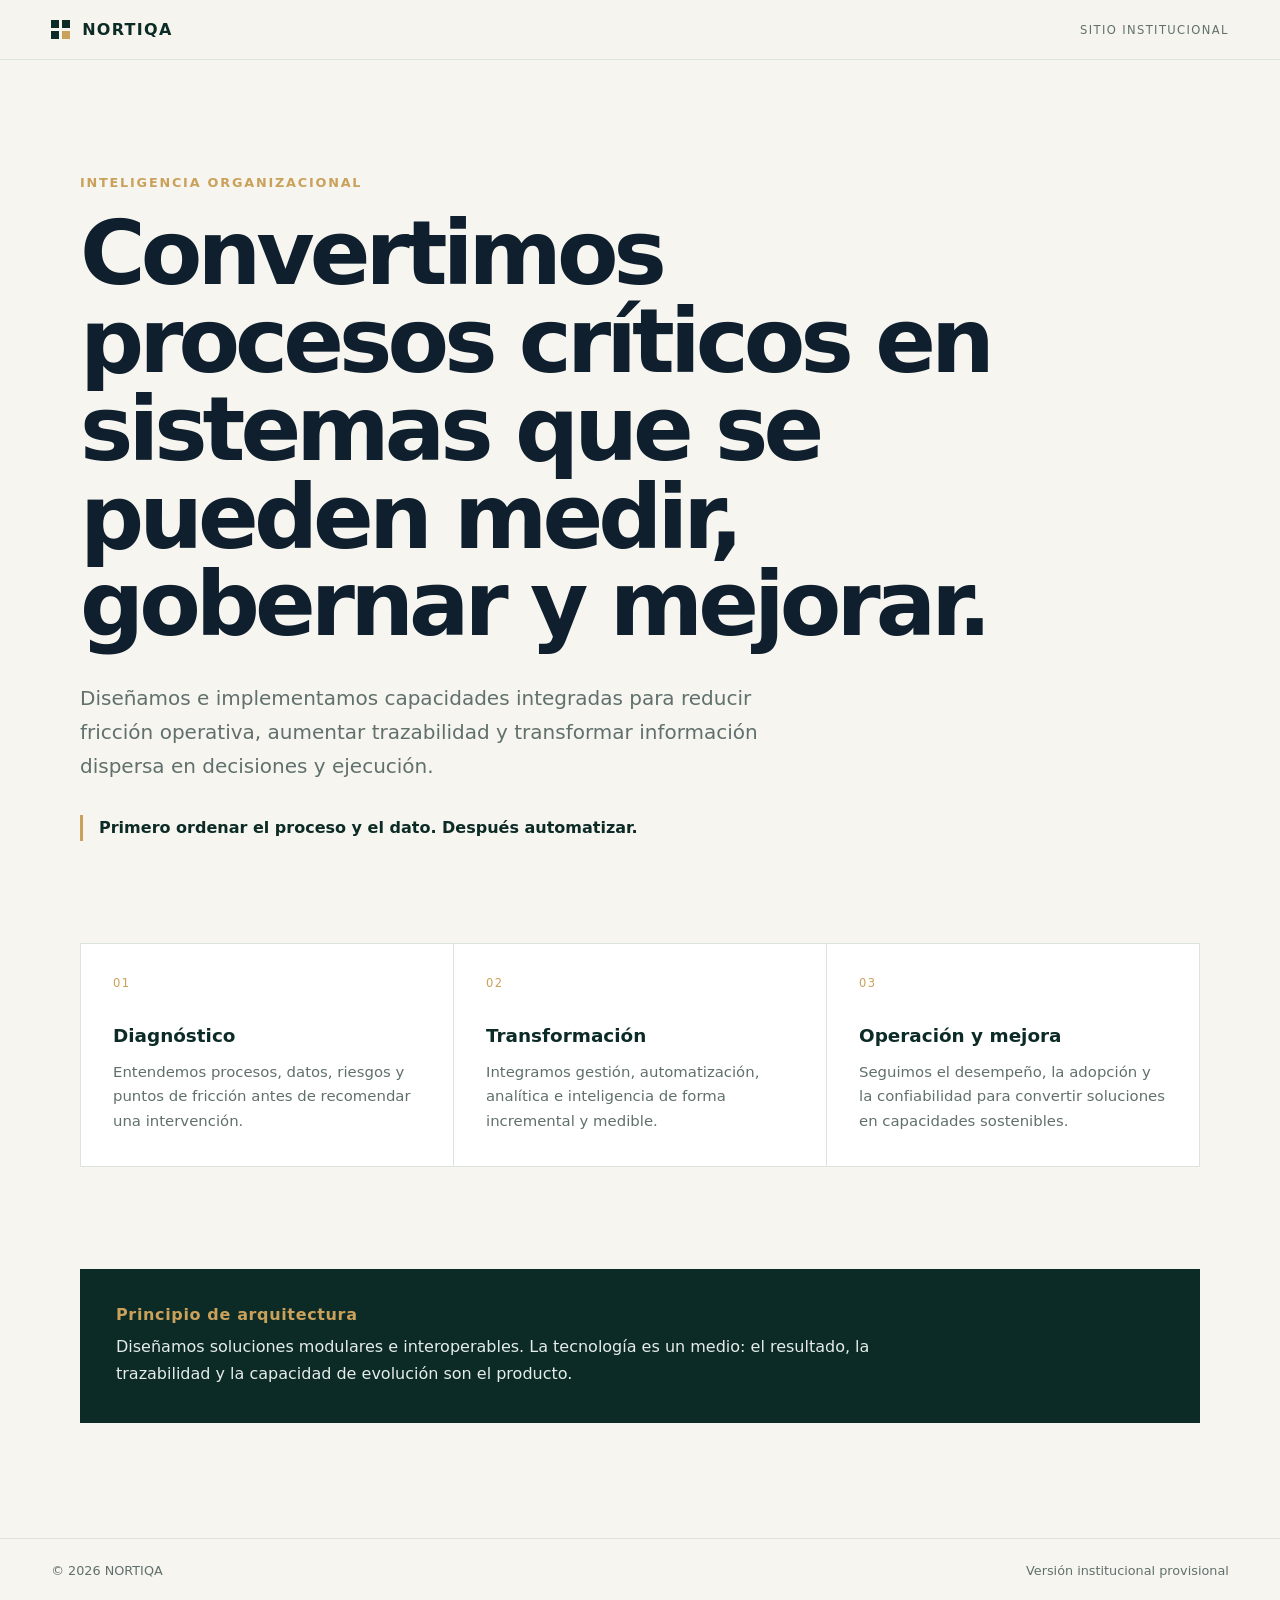
<file: index.html>
<!DOCTYPE html>
<html lang="es">
<head>
  <meta charset="UTF-8">
  <meta name="viewport" content="width=device-width, initial-scale=1.0">
  <meta name="description" content="NORTIQA diseña e implementa sistemas de inteligencia organizacional para convertir procesos críticos en operaciones trazables, medibles y progresivamente automatizables.">
  <meta name="robots" content="index,follow">
  <title>NORTIQA — Sistemas de inteligencia organizacional</title>
  <style>
    *, *::before, *::after { box-sizing: border-box; margin: 0; padding: 0; }
    :root {
      --green: #0D2B26;
      --blue: #0F1F2E;
      --gold: #C9A15B;
      --paper: #F7F5EF;
      --surface: #FFFFFF;
      --text: #14201E;
      --muted: #60706C;
      --border: #DDE3DF;
    }
    body {
      background: var(--paper);
      color: var(--text);
      font-family: Inter, system-ui, -apple-system, BlinkMacSystemFont, "Segoe UI", sans-serif;
      min-height: 100vh;
      display: flex;
      flex-direction: column;
    }
    header {
      padding: 1.25rem clamp(1.25rem, 4vw, 4rem);
      display: flex;
      align-items: center;
      justify-content: space-between;
      border-bottom: 1px solid var(--border);
      background: rgba(247,245,239,.94);
    }
    .brand {
      display: flex;
      align-items: center;
      gap: .75rem;
      font-weight: 750;
      letter-spacing: .08em;
      color: var(--green);
    }
    .mark {
      display: grid;
      grid-template-columns: repeat(2, 8px);
      grid-template-rows: repeat(2, 8px);
      gap: 3px;
    }
    .mark span { width: 8px; height: 8px; background: var(--green); }
    .mark span:last-child { background: var(--gold); }
    .status {
      font-size: .72rem;
      text-transform: uppercase;
      letter-spacing: .12em;
      color: var(--muted);
    }
    main {
      width: min(1120px, calc(100% - 2.5rem));
      margin: 0 auto;
      flex: 1;
      padding: clamp(4rem, 9vw, 8rem) 0;
    }
    .eyebrow {
      color: var(--gold);
      font-size: .8rem;
      font-weight: 700;
      letter-spacing: .14em;
      text-transform: uppercase;
      margin-bottom: 1.25rem;
    }
    h1 {
      max-width: 920px;
      color: var(--blue);
      font-size: clamp(2.6rem, 7vw, 6rem);
      line-height: .98;
      letter-spacing: -.055em;
      font-weight: 780;
    }
    .lead {
      max-width: 720px;
      margin-top: 2rem;
      color: var(--muted);
      font-size: clamp(1rem, 2vw, 1.25rem);
      line-height: 1.7;
    }
    .principle {
      margin-top: 2rem;
      max-width: 720px;
      padding-left: 1rem;
      border-left: 3px solid var(--gold);
      color: var(--green);
      font-weight: 650;
      line-height: 1.6;
    }
    .grid {
      margin-top: clamp(4rem, 8vw, 7rem);
      display: grid;
      grid-template-columns: repeat(3, minmax(0,1fr));
      border: 1px solid var(--border);
      background: var(--border);
      gap: 1px;
    }
    .card {
      background: var(--surface);
      padding: 2rem;
      min-height: 210px;
    }
    .card .n {
      color: var(--gold);
      font-size: .72rem;
      letter-spacing: .12em;
      margin-bottom: 2.2rem;
    }
    .card h2 {
      color: var(--green);
      font-size: 1.15rem;
      margin-bottom: .85rem;
    }
    .card p {
      color: var(--muted);
      line-height: 1.65;
      font-size: .93rem;
    }
    .closing {
      margin-top: clamp(4rem, 8vw, 7rem);
      padding: 2.25rem;
      background: var(--green);
      color: #fff;
    }
    .closing strong {
      display: block;
      color: var(--gold);
      margin-bottom: .65rem;
      letter-spacing: .04em;
    }
    .closing p {
      max-width: 760px;
      line-height: 1.65;
      color: #E5ECE9;
    }
    footer {
      padding: 1.5rem clamp(1.25rem, 4vw, 4rem);
      border-top: 1px solid var(--border);
      color: var(--muted);
      font-size: .8rem;
      display: flex;
      justify-content: space-between;
      gap: 1rem;
      flex-wrap: wrap;
    }
    @media (max-width: 760px) {
      .grid { grid-template-columns: 1fr; }
      .status { display: none; }
      h1 { line-height: 1.03; }
    }
  </style>
</head>
<body>
  <header>
    <div class="brand" aria-label="NORTIQA">
      <div class="mark" aria-hidden="true"><span></span><span></span><span></span><span></span></div>
      <span>NORTIQA</span>
    </div>
    <div class="status">Sitio institucional</div>
  </header>

  <main>
    <div class="eyebrow">Inteligencia organizacional</div>
    <h1>Convertimos procesos críticos en sistemas que se pueden medir, gobernar y mejorar.</h1>
    <p class="lead">
      Diseñamos e implementamos capacidades integradas para reducir fricción operativa,
      aumentar trazabilidad y transformar información dispersa en decisiones y ejecución.
    </p>
    <p class="principle">Primero ordenar el proceso y el dato. Después automatizar.</p>

    <section class="grid" aria-label="Capacidades">
      <article class="card">
        <div class="n">01</div>
        <h2>Diagnóstico</h2>
        <p>Entendemos procesos, datos, riesgos y puntos de fricción antes de recomendar una intervención.</p>
      </article>
      <article class="card">
        <div class="n">02</div>
        <h2>Transformación</h2>
        <p>Integramos gestión, automatización, analítica e inteligencia de forma incremental y medible.</p>
      </article>
      <article class="card">
        <div class="n">03</div>
        <h2>Operación y mejora</h2>
        <p>Seguimos el desempeño, la adopción y la confiabilidad para convertir soluciones en capacidades sostenibles.</p>
      </article>
    </section>

    <section class="closing">
      <strong>Principio de arquitectura</strong>
      <p>
        Diseñamos soluciones modulares e interoperables. La tecnología es un medio:
        el resultado, la trazabilidad y la capacidad de evolución son el producto.
      </p>
    </section>
  </main>

  <footer>
    <span>© 2026 NORTIQA</span>
    <span>Versión institucional provisional</span>
  </footer>
</body>
</html>
</file>
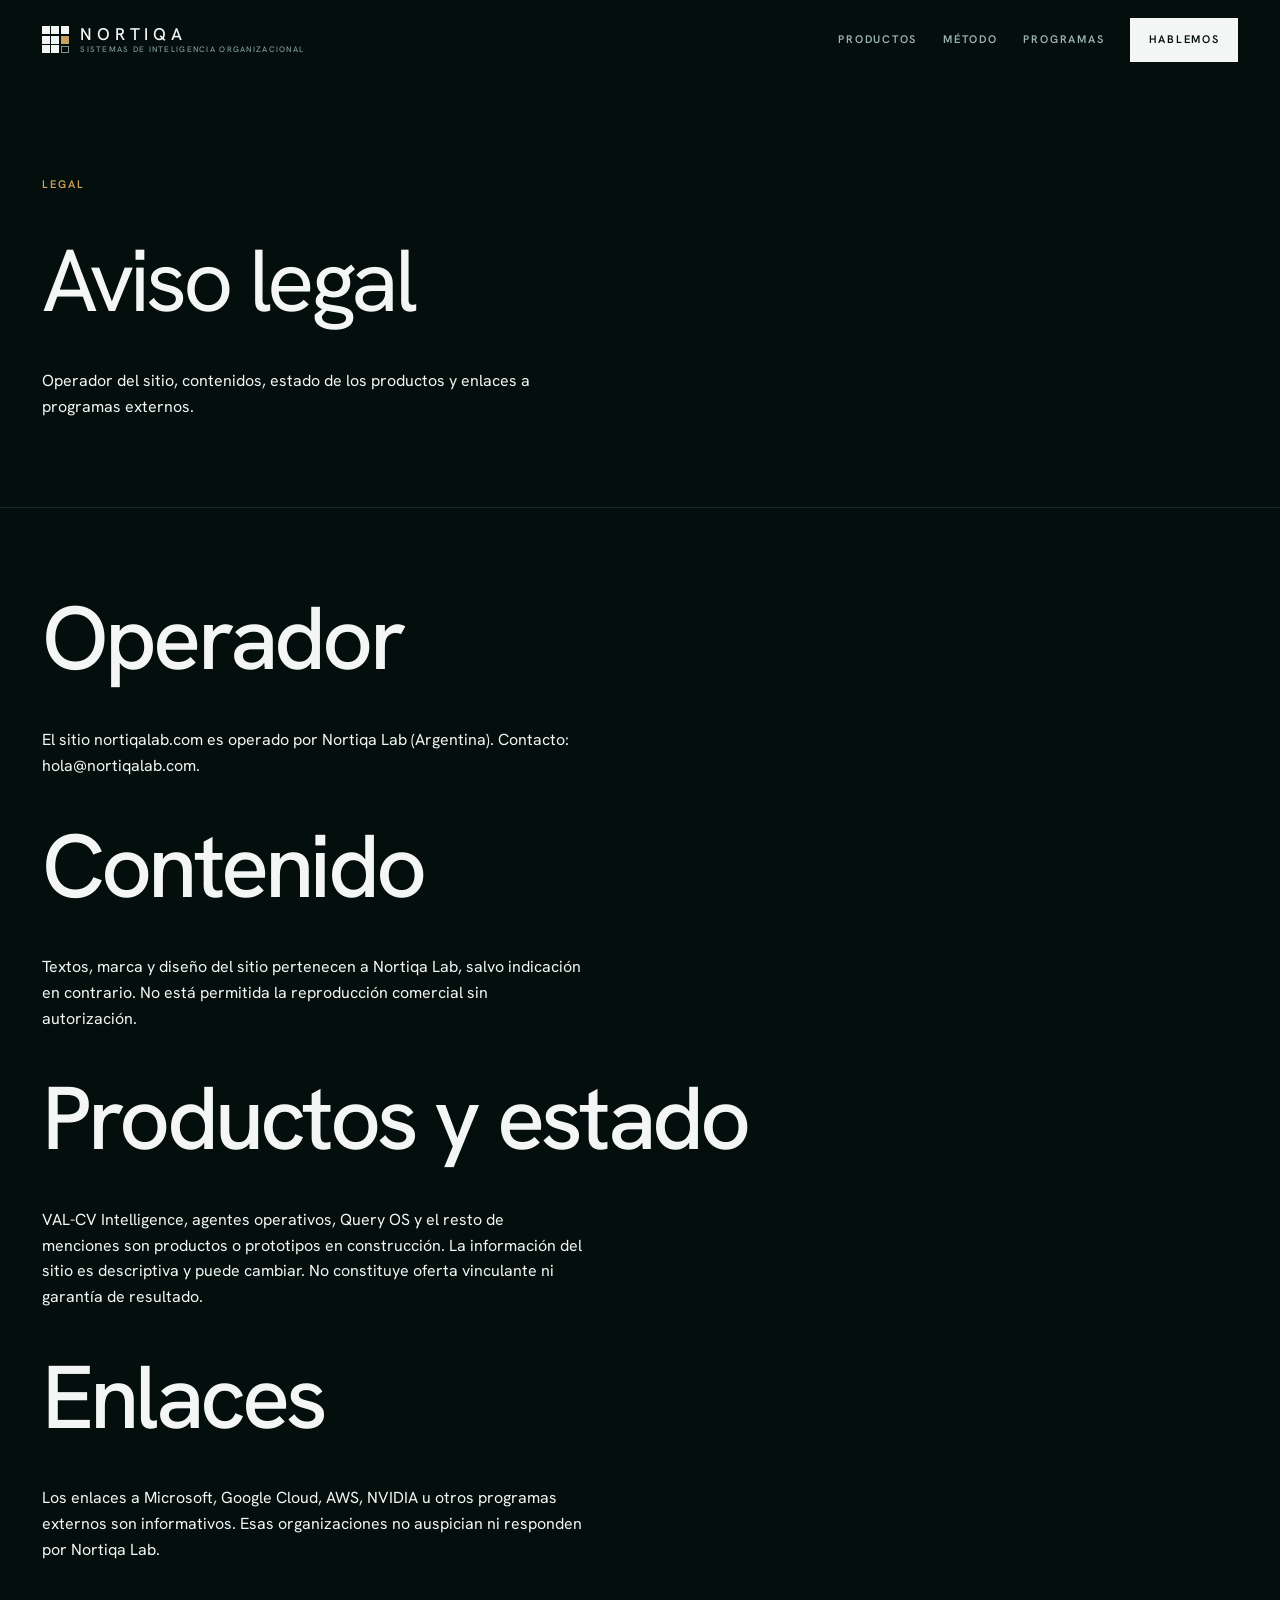
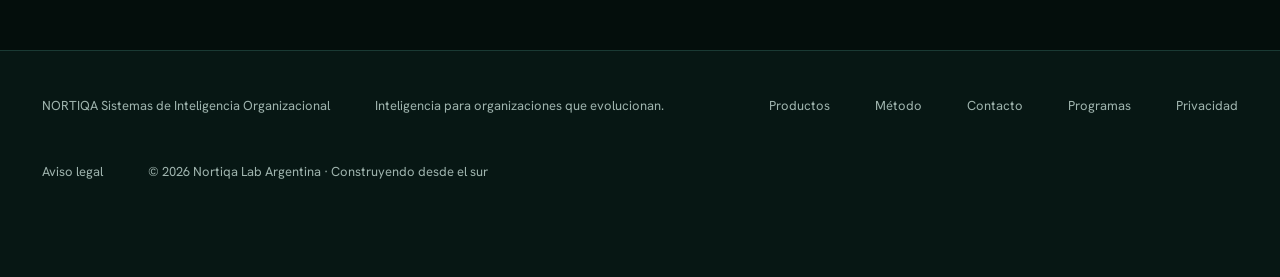
<file: aviso-legal.html>
<!doctype html>
<html lang="es-AR">
  <head>
    <meta charset="utf-8">
    <meta name="viewport" content="width=device-width, initial-scale=1">
    <title>Aviso legal – Nortiqa Lab</title>
    <link rel="icon" href="favicon.ico" sizes="32x32">
    <link rel="icon" href="assets/img/favicon.svg" type="image/svg+xml">
    <link rel="apple-touch-icon" href="assets/img/apple-touch-icon.png">
    <link rel="stylesheet" href="assets/css/styles.css">
    <script src="assets/js/app.js" defer></script>
  </head>
  <body>
    <a href="#contenido">Saltar al contenido</a>
    <header>
      <a href="index.html" aria-label="Nortiqa, inicio">
              NORTIQA<small> Sistemas de Inteligencia Organizacional</small>
      </a>
      <button type="button" class="hamburguesa" aria-expanded="false" aria-controls="nav-principal">
        <span class="hamburguesa-lineas" aria-hidden="true"></span>
        <span class="solo-lectores">Menú</span>
      </button>
      <nav aria-label="Principal" id="nav-principal">
        <div id="nav-links">
          <a href="index.html#productos">Productos</a>
          <a href="index.html#metodo">Método</a>
          <a href="index.html#roadmap">Programas</a>
        </div>
        <a href="index.html#contacto">Hablemos</a>
      </nav>
    </header>
    <main id="contenido">
      <section>
        <p> Legal</p>
        <h1>Aviso legal</h1>
        <p>Operador del sitio, contenidos, estado de los productos y enlaces a programas externos.</p>
      </section>
      <section>
        <h2>Operador</h2>
        <p>El sitio nortiqalab.com es operado por Nortiqa Lab (Argentina). Contacto: <a href="mailto:hola@nortiqalab.com">hola@nortiqalab.com</a>.</p>
        <h2>Contenido</h2>
        <p>Textos, marca y diseño del sitio pertenecen a Nortiqa Lab, salvo indicación en contrario. No está permitida la reproducción comercial sin autorización.</p>
        <h2>Productos y estado</h2>
        <p>VAL-CV Intelligence, agentes operativos, Query OS y el resto de menciones son productos o prototipos en construcción. La información del sitio es descriptiva y puede cambiar. No constituye oferta vinculante ni garantía de resultado.</p>
        <h2>Enlaces</h2>
        <p>Los enlaces a Microsoft, Google Cloud, AWS, NVIDIA u otros programas externos son informativos. Esas organizaciones no auspician ni responden por Nortiqa Lab.</p>
      </section>
    </main>
    <footer>
      <a href="index.html">  NORTIQA<small> Sistemas de Inteligencia Organizacional</small>
      </a>
      <p>Inteligencia para organizaciones que evolucionan.</p>
      <a href="productos-ia.html">Productos</a>
      <a href="index.html#metodo">Método</a>
      <a href="contacto.html">Contacto</a>
      <a href="programas-startup-ia.html">Programas</a>
      <a href="privacidad.html">Privacidad</a>
      <a href="aviso-legal.html">Aviso legal</a>
    
     © 2026 Nortiqa Lab  Argentina · Construyendo desde el sur 
</footer>
  </body>
</html>
</file>
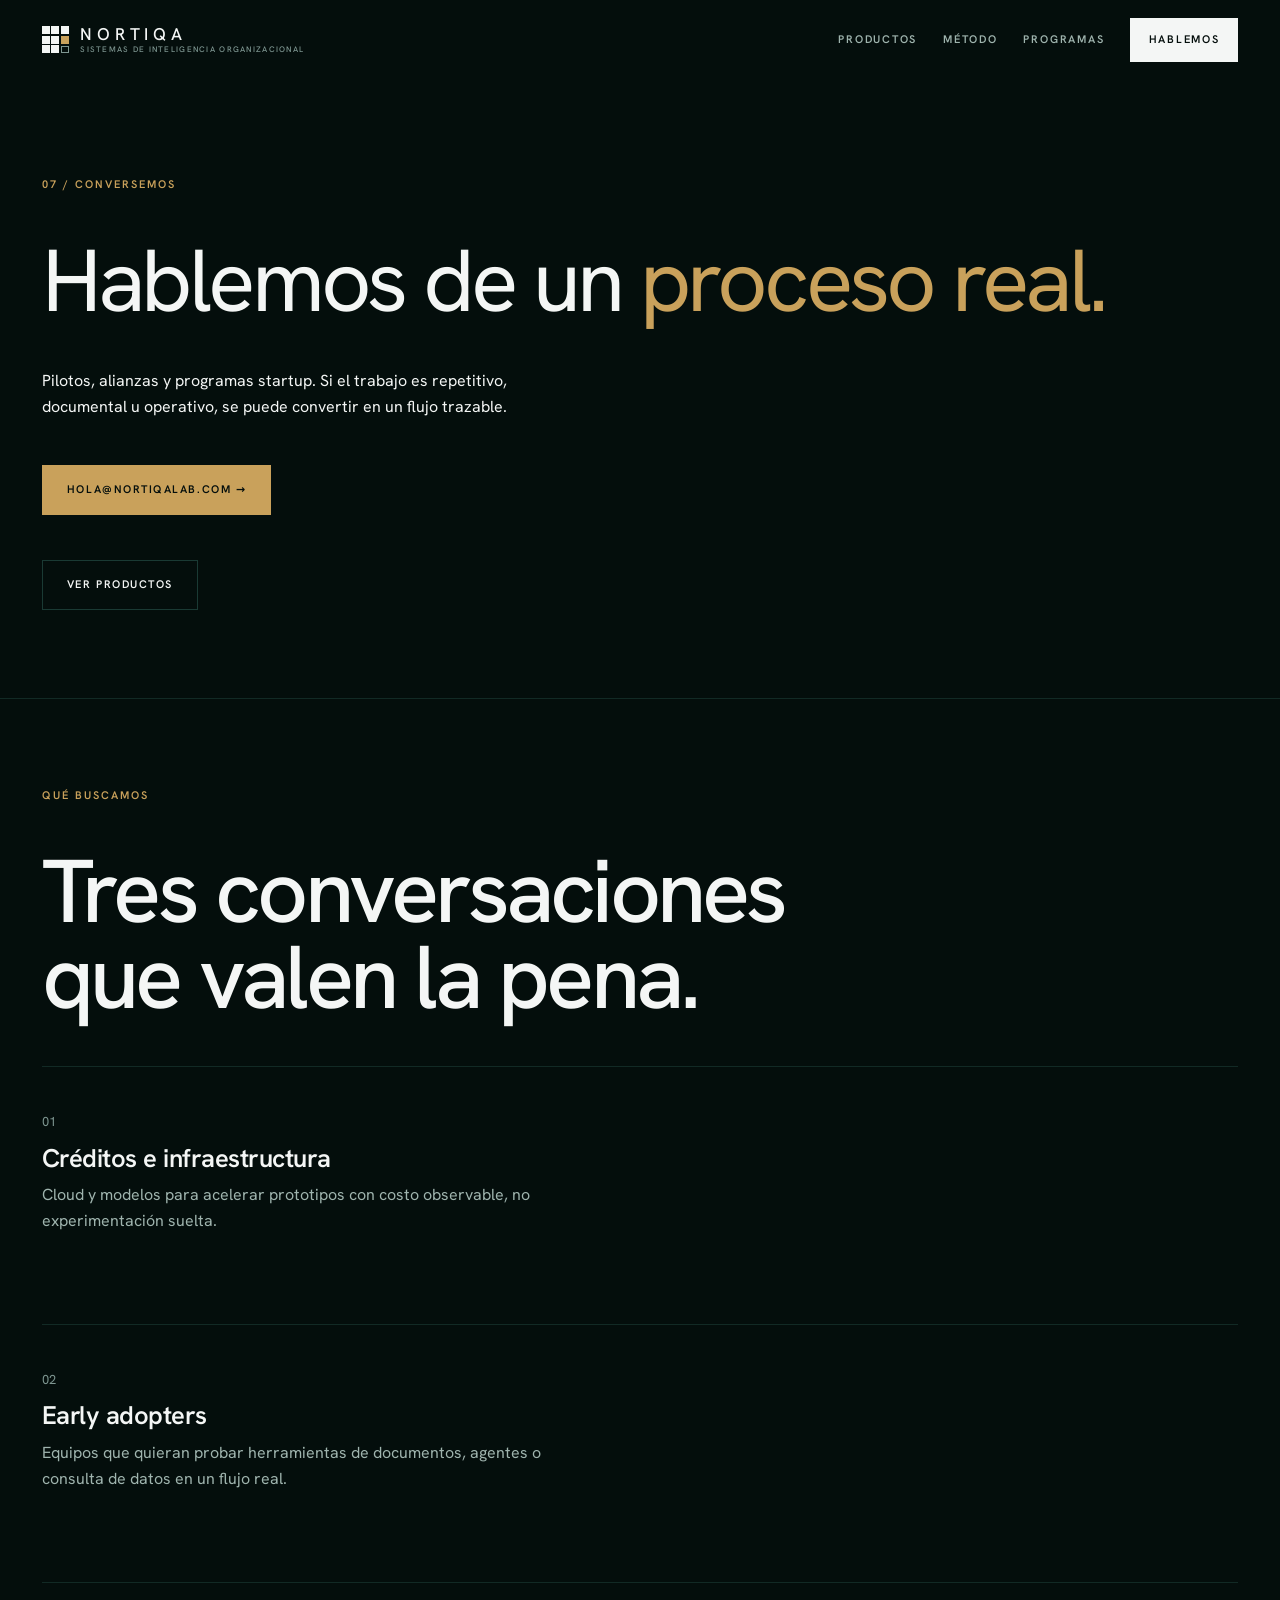
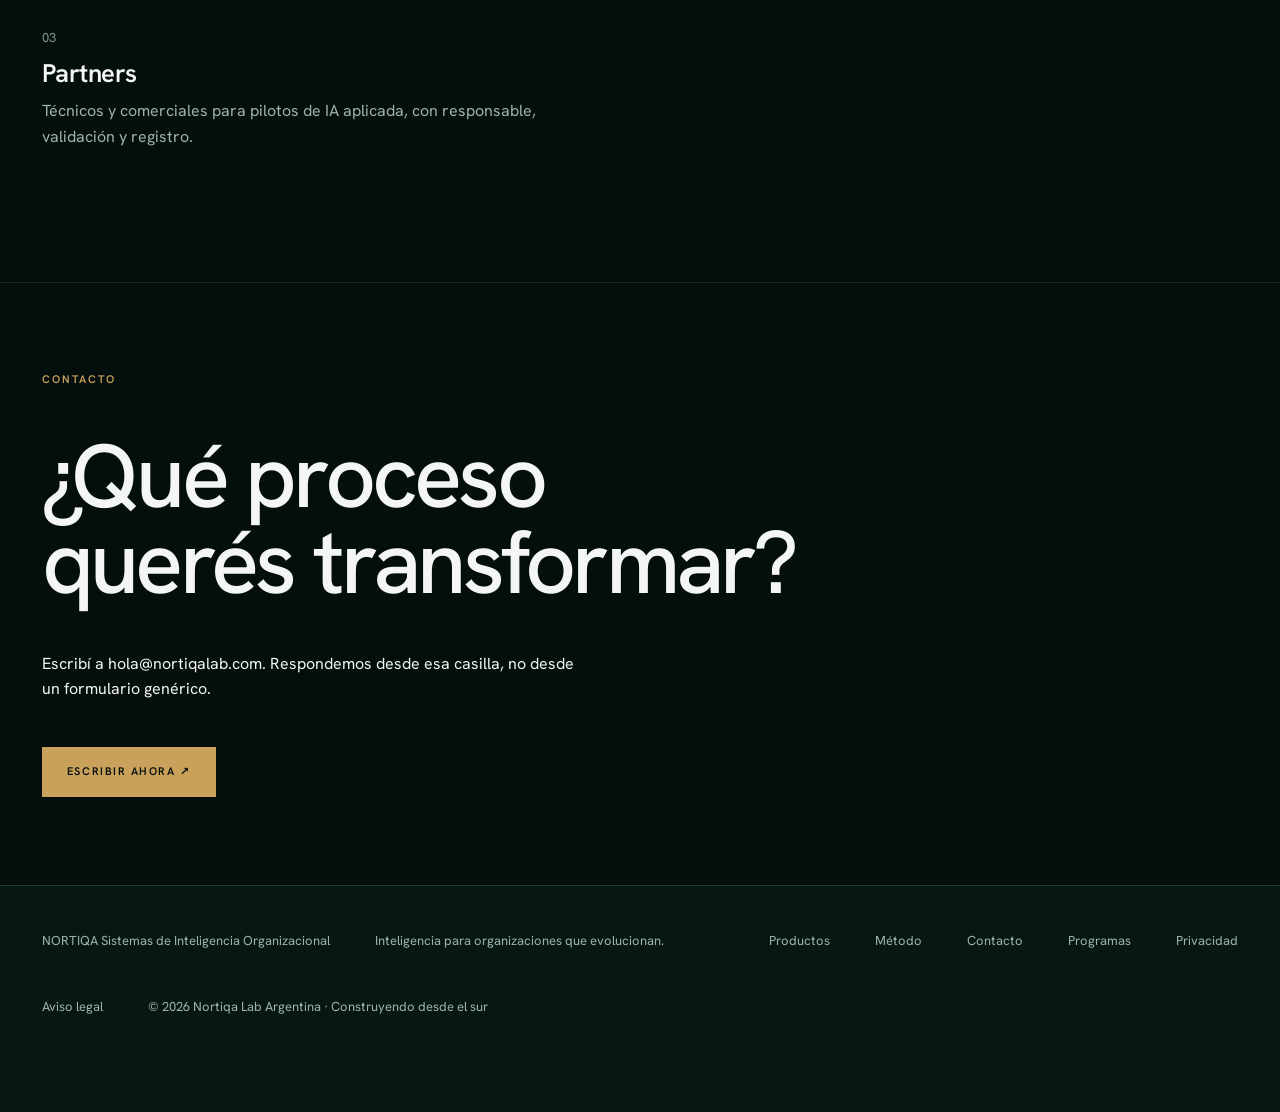
<file: contacto.html>
<!doctype html>
<html lang="es-AR">
  <head>
    <meta charset="utf-8">
    <meta name="viewport" content="width=device-width, initial-scale=1">
    <title>Contacto – Nortiqa Lab</title>
    <link rel="icon" href="favicon.ico" sizes="32x32">
    <link rel="icon" href="assets/img/favicon.svg" type="image/svg+xml">
    <link rel="apple-touch-icon" href="assets/img/apple-touch-icon.png">
    <link rel="stylesheet" href="assets/css/styles.css">
    <script src="assets/js/app.js" defer></script>
  </head>
  <body>
    <a href="#contenido">Saltar al contenido</a>
    <header>
      <a href="index.html" aria-label="Nortiqa, inicio">
              NORTIQA<small> Sistemas de Inteligencia Organizacional</small>
      </a>
      <button type="button" class="hamburguesa" aria-expanded="false" aria-controls="nav-principal">
        <span class="hamburguesa-lineas" aria-hidden="true"></span>
        <span class="solo-lectores">Menú</span>
      </button>
      <nav aria-label="Principal" id="nav-principal">
        <div id="nav-links">
          <a href="index.html#productos">Productos</a>
          <a href="index.html#metodo">Método</a>
          <a href="index.html#roadmap">Programas</a>
        </div>
        <a href="index.html#contacto">Hablemos</a>
      </nav>
    </header>
    <main id="contenido">
      <section>
        <p> 07 / Conversemos</p>
        <h1>Hablemos de un <em> proceso real.</em>
        </h1>
        <p>Pilotos, alianzas y programas startup. Si el trabajo es repetitivo, documental u operativo, se puede convertir en un flujo trazable.</p>
        <a href="mailto:hola@nortiqalab.com">hola@nortiqalab.com  → </a>
        <a href="productos-ia.html">Ver productos</a>
      </section>
      <section>
        <p>Qué buscamos</p>
        <h2>Tres conversaciones que valen la pena.</h2>
        <article>
                     01 <h3>Créditos e infraestructura</h3>
          <p>Cloud y modelos para acelerar prototipos con costo observable, no experimentación suelta.</p>
        </article>
        <article>
                     02 <h3>Early adopters</h3>
          <p>Equipos que quieran probar herramientas de documentos, agentes o consulta de datos en un flujo real.</p>
        </article>
        <article>
                     03 <h3>Partners</h3>
          <p>Técnicos y comerciales para pilotos de IA aplicada, con responsable, validación y registro.</p>
        </article>
      </section>
      <section id="escribir">
        <p>Contacto</p>
        <h2>¿Qué proceso querés transformar?</h2>
        <p>Escribí a hola@nortiqalab.com. Respondemos desde esa casilla, no desde un formulario genérico.</p>
        <a href="mailto:hola@nortiqalab.com">Escribir ahora  ↗ </a>
      </section>
    </main>
    <footer>
      <a href="index.html">  NORTIQA<small> Sistemas de Inteligencia Organizacional</small>
      </a>
      <p>Inteligencia para organizaciones que evolucionan.</p>
      <a href="productos-ia.html">Productos</a>
      <a href="index.html#metodo">Método</a>
      <a href="contacto.html">Contacto</a>
      <a href="programas-startup-ia.html">Programas</a>
      <a href="privacidad.html">Privacidad</a>
      <a href="aviso-legal.html">Aviso legal</a>
    
     © 2026 Nortiqa Lab  Argentina · Construyendo desde el sur 
</footer>
  </body>
</html>
</file>
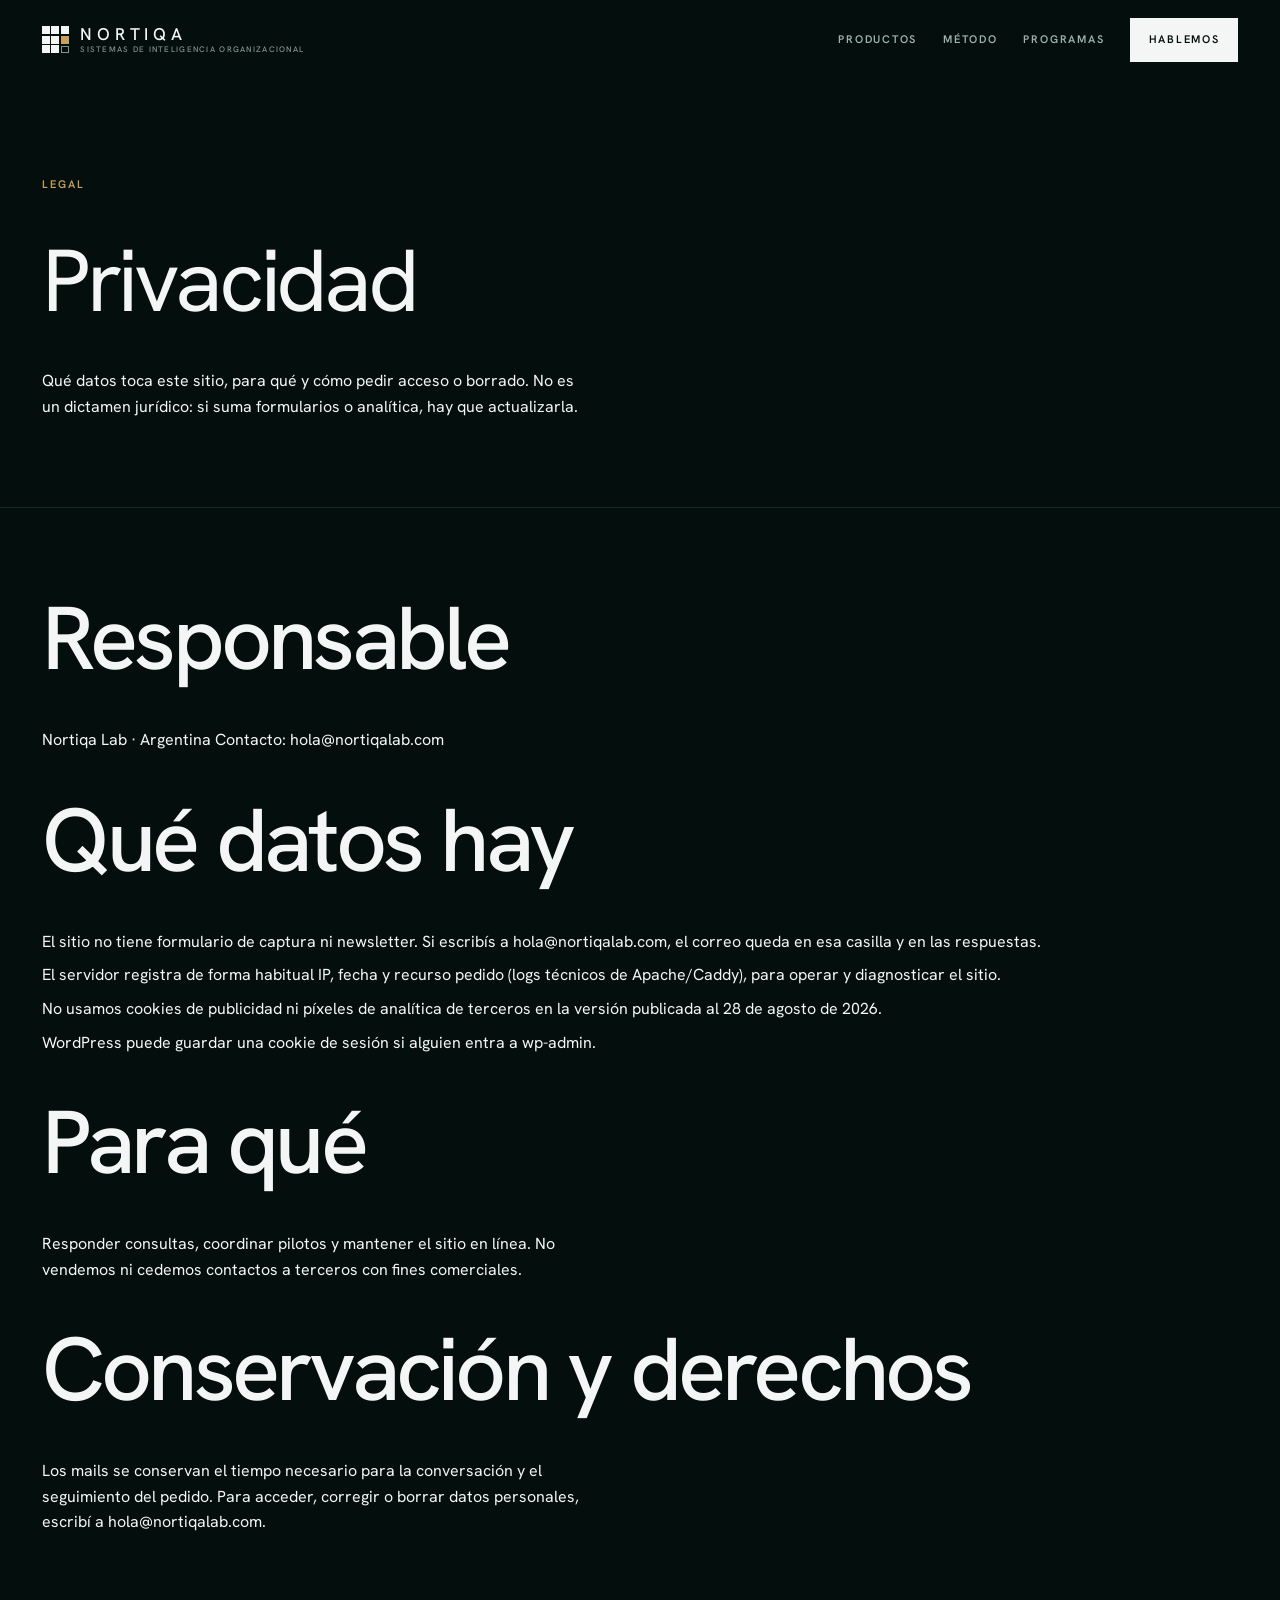
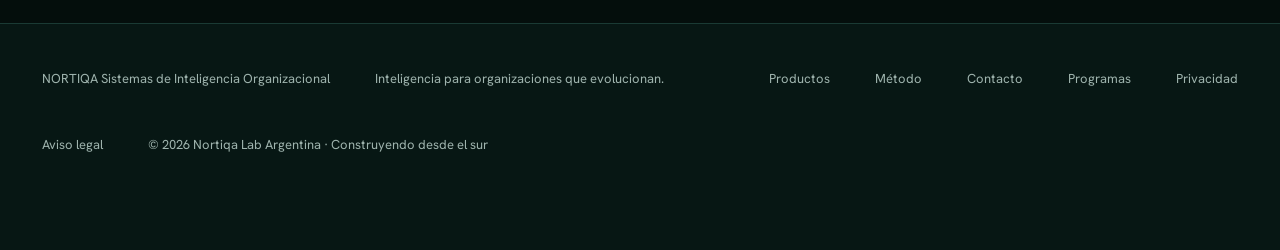
<file: privacidad.html>
<!doctype html>
<html lang="es-AR">
  <head>
    <meta charset="utf-8">
    <meta name="viewport" content="width=device-width, initial-scale=1">
    <title>Privacidad – Nortiqa Lab</title>
    <link rel="icon" href="favicon.ico" sizes="32x32">
    <link rel="icon" href="assets/img/favicon.svg" type="image/svg+xml">
    <link rel="apple-touch-icon" href="assets/img/apple-touch-icon.png">
    <link rel="stylesheet" href="assets/css/styles.css">
    <script src="assets/js/app.js" defer></script>
  </head>
  <body>
    <a href="#contenido">Saltar al contenido</a>
    <header>
      <a href="index.html" aria-label="Nortiqa, inicio">
              NORTIQA<small> Sistemas de Inteligencia Organizacional</small>
      </a>
      <button type="button" class="hamburguesa" aria-expanded="false" aria-controls="nav-principal">
        <span class="hamburguesa-lineas" aria-hidden="true"></span>
        <span class="solo-lectores">Menú</span>
      </button>
      <nav aria-label="Principal" id="nav-principal">
        <div id="nav-links">
          <a href="index.html#productos">Productos</a>
          <a href="index.html#metodo">Método</a>
          <a href="index.html#roadmap">Programas</a>
        </div>
        <a href="index.html#contacto">Hablemos</a>
      </nav>
    </header>
    <main id="contenido">
      <section>
        <p> Legal</p>
        <h1>Privacidad</h1>
        <p>Qué datos toca este sitio, para qué y cómo pedir acceso o borrado. No es un dictamen jurídico: si suma formularios o analítica, hay que actualizarla.</p>
      </section>
      <section>
        <h2>Responsable</h2>
        <p>Nortiqa Lab · Argentina Contacto: <a href="mailto:hola@nortiqalab.com">hola@nortiqalab.com</a>
        </p>
        <h2>Qué datos hay</h2>
        <ul>
          <li>El sitio no tiene formulario de captura ni newsletter. Si escribís a hola@nortiqalab.com, el correo queda en esa casilla y en las respuestas.</li>
          <li>El servidor registra de forma habitual IP, fecha y recurso pedido (logs técnicos de Apache/Caddy), para operar y diagnosticar el sitio.</li>
          <li>No usamos cookies de publicidad ni píxeles de analítica de terceros en la versión publicada al 28 de agosto de 2026.</li>
          <li>WordPress puede guardar una cookie de sesión si alguien entra a wp-admin.</li>
        </ul>
        <h2>Para qué</h2>
        <p>Responder consultas, coordinar pilotos y mantener el sitio en línea. No vendemos ni cedemos contactos a terceros con fines comerciales.</p>
        <h2>Conservación y derechos</h2>
        <p>Los mails se conservan el tiempo necesario para la conversación y el seguimiento del pedido. Para acceder, corregir o borrar datos personales, escribí a hola@nortiqalab.com.</p>
      </section>
    </main>
    <footer>
      <a href="index.html">  NORTIQA<small> Sistemas de Inteligencia Organizacional</small>
      </a>
      <p>Inteligencia para organizaciones que evolucionan.</p>
      <a href="productos-ia.html">Productos</a>
      <a href="index.html#metodo">Método</a>
      <a href="contacto.html">Contacto</a>
      <a href="programas-startup-ia.html">Programas</a>
      <a href="privacidad.html">Privacidad</a>
      <a href="aviso-legal.html">Aviso legal</a>
    
     © 2026 Nortiqa Lab  Argentina · Construyendo desde el sur 
</footer>
  </body>
</html>
</file>
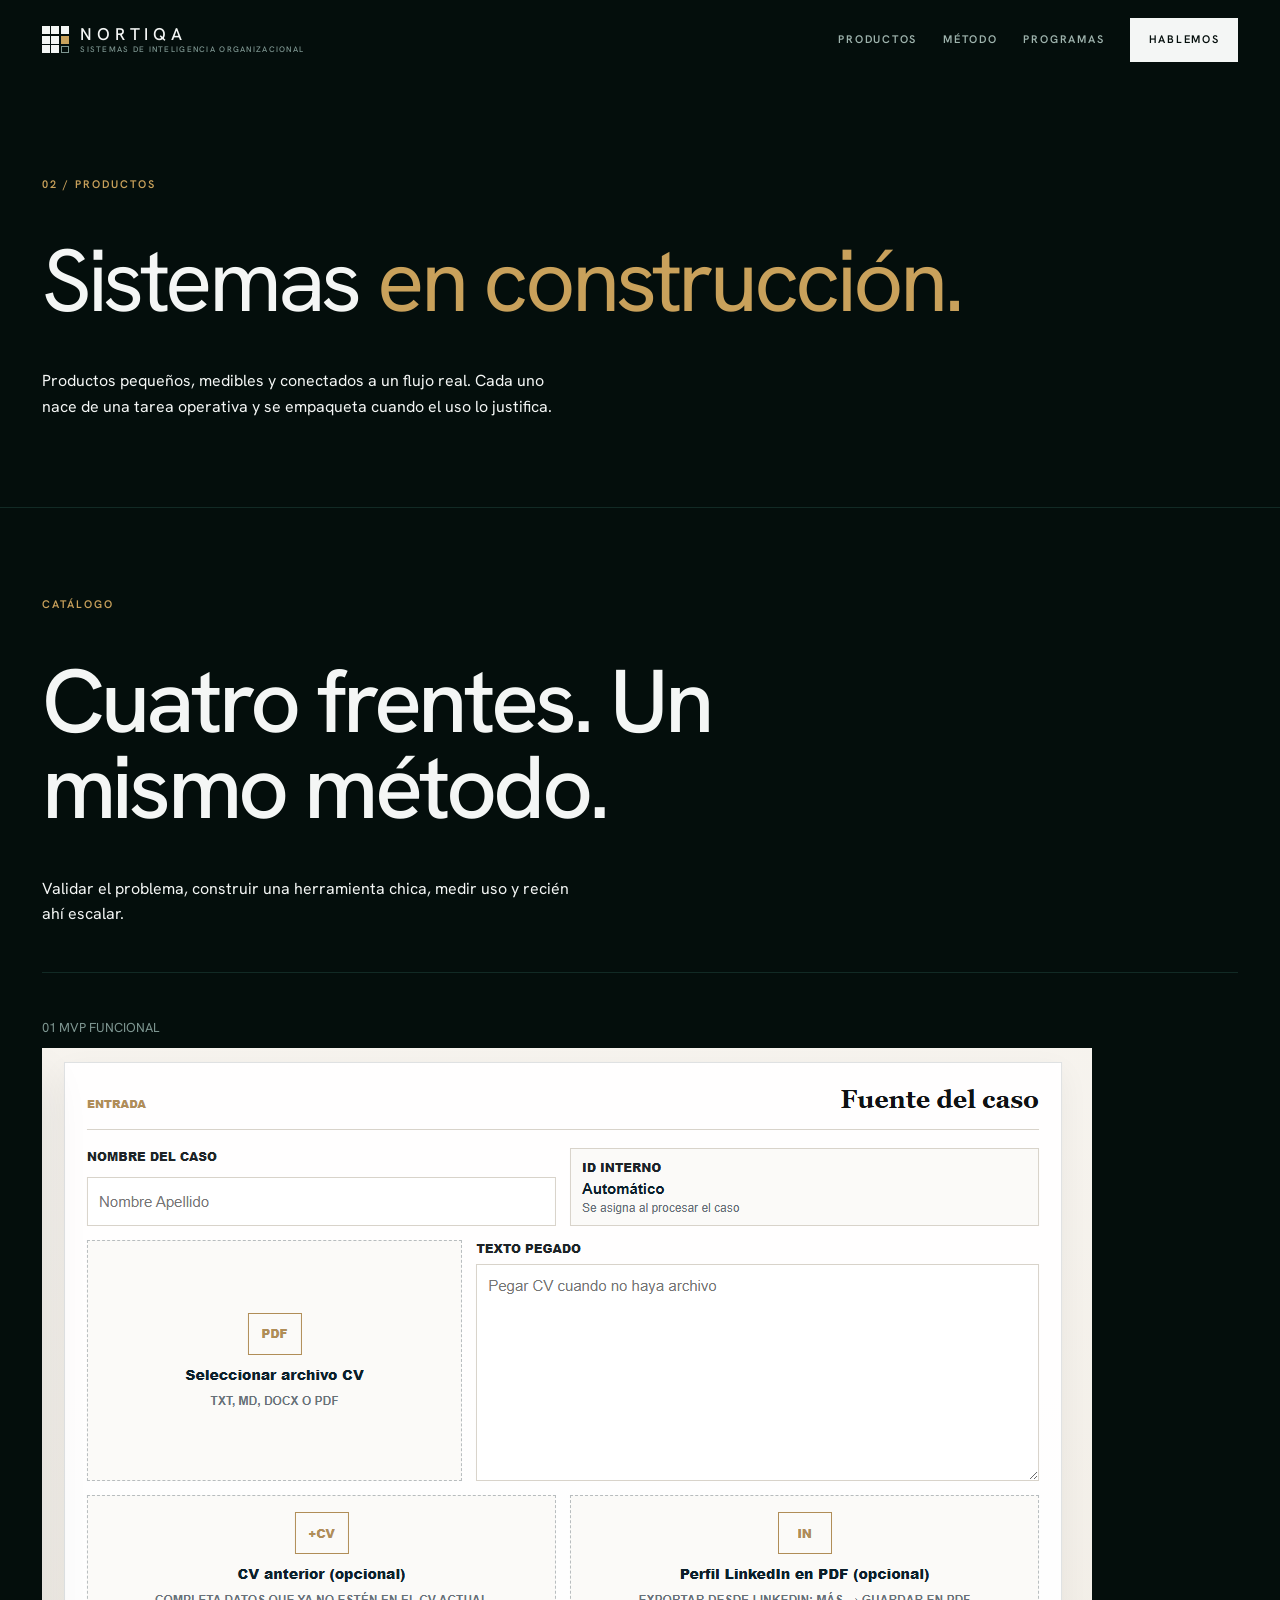
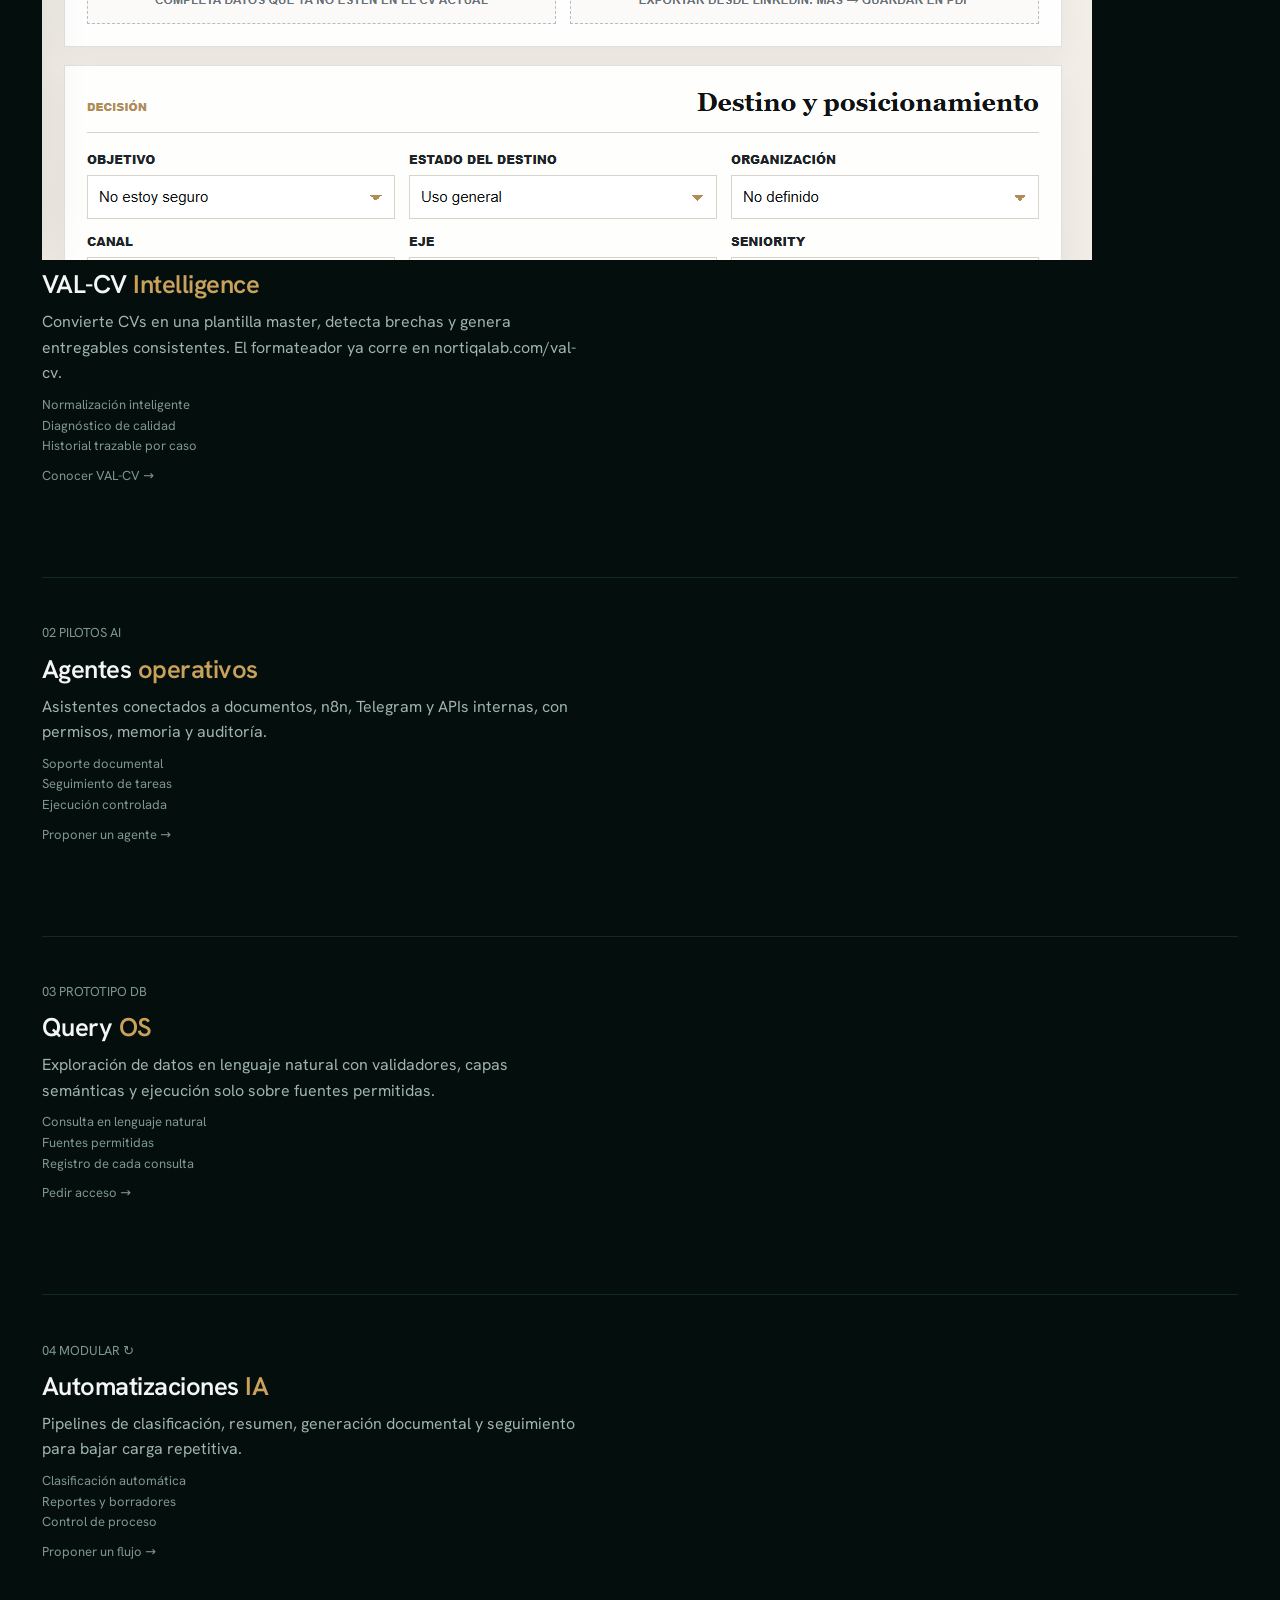
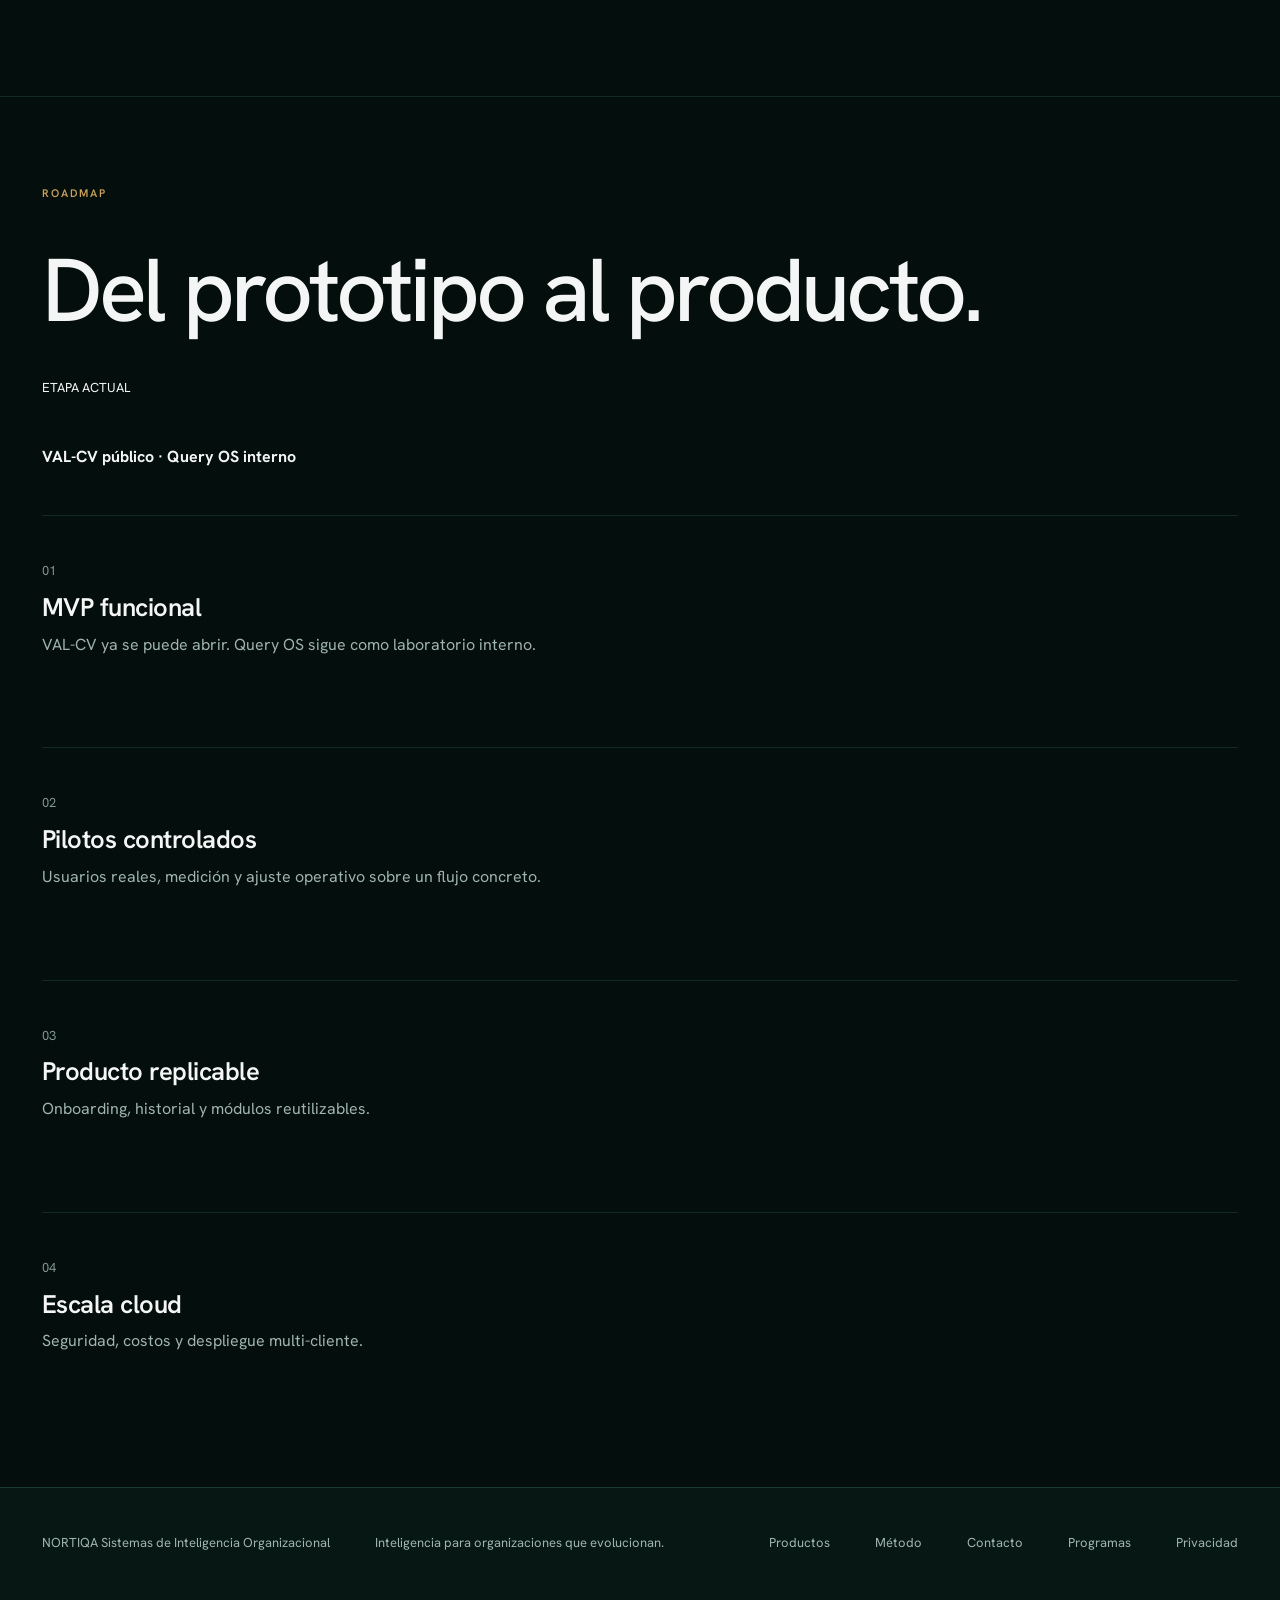
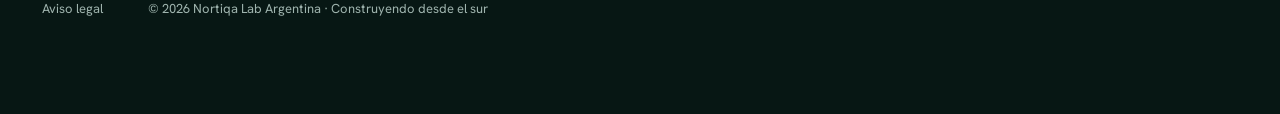
<file: productos-ia.html>
<!doctype html>
<html lang="es-AR">
  <head>
    <meta charset="utf-8">
    <meta name="viewport" content="width=device-width, initial-scale=1">
    <title>Productos IA – Nortiqa Lab</title>
    <link rel="icon" href="favicon.ico" sizes="32x32">
    <link rel="icon" href="assets/img/favicon.svg" type="image/svg+xml">
    <link rel="apple-touch-icon" href="assets/img/apple-touch-icon.png">
    <link rel="stylesheet" href="assets/css/styles.css">
    <script src="assets/js/app.js" defer></script>
  </head>
  <body>
    <a href="#contenido">Saltar al contenido</a>
    <header>
      <a href="index.html" aria-label="Nortiqa, inicio">
              NORTIQA<small> Sistemas de Inteligencia Organizacional</small>
      </a>
      <button type="button" class="hamburguesa" aria-expanded="false" aria-controls="nav-principal">
        <span class="hamburguesa-lineas" aria-hidden="true"></span>
        <span class="solo-lectores">Menú</span>
      </button>
      <nav aria-label="Principal" id="nav-principal">
        <div id="nav-links">
          <a href="index.html#productos">Productos</a>
          <a href="index.html#metodo">Método</a>
          <a href="index.html#roadmap">Programas</a>
        </div>
        <a href="index.html#contacto">Hablemos</a>
      </nav>
    </header>
    <main id="contenido">
      <section>
        <p> 02 / Productos</p>
        <h1>Sistemas <em> en construcción.</em>
        </h1>
        <p>Productos pequeños, medibles y conectados a un flujo real. Cada uno nace de una tarea operativa y se empaqueta cuando el uso lo justifica.</p>
      </section>
      <section id="catalogo">
        <p>Catálogo</p>
        <h2>Cuatro frentes. Un mismo método.</h2>
        <p>Validar el problema, construir una herramienta chica, medir uso y recién ahí escalar.</p>
        <article>
                     01  MVP FUNCIONAL 
                    <a href="https://nortiqalab.com/val-cv/">
            <img src="assets/img/val-cv.png" alt="Interfaz de VAL-CV Intelligence">
          </a>
          <h3>VAL-CV <em> Intelligence</em>
          </h3>
          <p>Convierte CVs en una plantilla master, detecta brechas y genera entregables consistentes. El formateador ya corre en nortiqalab.com/val-cv.</p>
          <ul>
            <li>Normalización inteligente</li>
            <li>Diagnóstico de calidad</li>
            <li>Historial trazable por caso</li>
          </ul>
          <a href="val-cv-intelligence.html">Conocer VAL-CV  → </a>
        </article>
        <article>
                     02  PILOTOS 
                    AI
                    <h3>Agentes <em> operativos</em>
          </h3>
          <p>Asistentes conectados a documentos, n8n, Telegram y APIs internas, con permisos, memoria y auditoría.</p>
          <ul>
            <li>Soporte documental</li>
            <li>Seguimiento de tareas</li>
            <li>Ejecución controlada</li>
          </ul>
          <a href="contacto.html">Proponer un agente  → </a>
        </article>
        <article>
                     03  PROTOTIPO 
                    DB
                    <h3>Query <em> OS</em>
          </h3>
          <p>Exploración de datos en lenguaje natural con validadores, capas semánticas y ejecución solo sobre fuentes permitidas.</p>
          <ul>
            <li>Consulta en lenguaje natural</li>
            <li>Fuentes permitidas</li>
            <li>Registro de cada consulta</li>
          </ul>
          <a href="query-os.html">Pedir acceso  → </a>
        </article>
        <article>
                     04  MODULAR 
                    ↻
                    <h3>Automatizaciones <em> IA</em>
          </h3>
          <p>Pipelines de clasificación, resumen, generación documental y seguimiento para bajar carga repetitiva.</p>
          <ul>
            <li>Clasificación automática</li>
            <li>Reportes y borradores</li>
            <li>Control de proceso</li>
          </ul>
          <a href="contacto.html">Proponer un flujo  → </a>
        </article>
      </section>
      <section>
        <p>Roadmap</p>
        <h2>Del prototipo al producto.</h2>
        <small> ETAPA ACTUAL</small>
        <strong> VAL-CV público · Query OS interno</strong>
        <article> 01 <h3>MVP funcional</h3>
          <p>VAL-CV ya se puede abrir. Query OS sigue como laboratorio interno.</p>
        </article>
        <article> 02 <h3>Pilotos controlados</h3>
          <p>Usuarios reales, medición y ajuste operativo sobre un flujo concreto.</p>
        </article>
        <article> 03 <h3>Producto replicable</h3>
          <p>Onboarding, historial y módulos reutilizables.</p>
        </article>
        <article> 04 <h3>Escala cloud</h3>
          <p>Seguridad, costos y despliegue multi-cliente.</p>
        </article>
      </section>
    </main>
    <footer>
      <a href="index.html">  NORTIQA<small> Sistemas de Inteligencia Organizacional</small>
      </a>
      <p>Inteligencia para organizaciones que evolucionan.</p>
      <a href="productos-ia.html">Productos</a>
      <a href="index.html#metodo">Método</a>
      <a href="contacto.html">Contacto</a>
      <a href="programas-startup-ia.html">Programas</a>
      <a href="privacidad.html">Privacidad</a>
      <a href="aviso-legal.html">Aviso legal</a>
    
     © 2026 Nortiqa Lab  Argentina · Construyendo desde el sur 
</footer>
  </body>
</html>
</file>
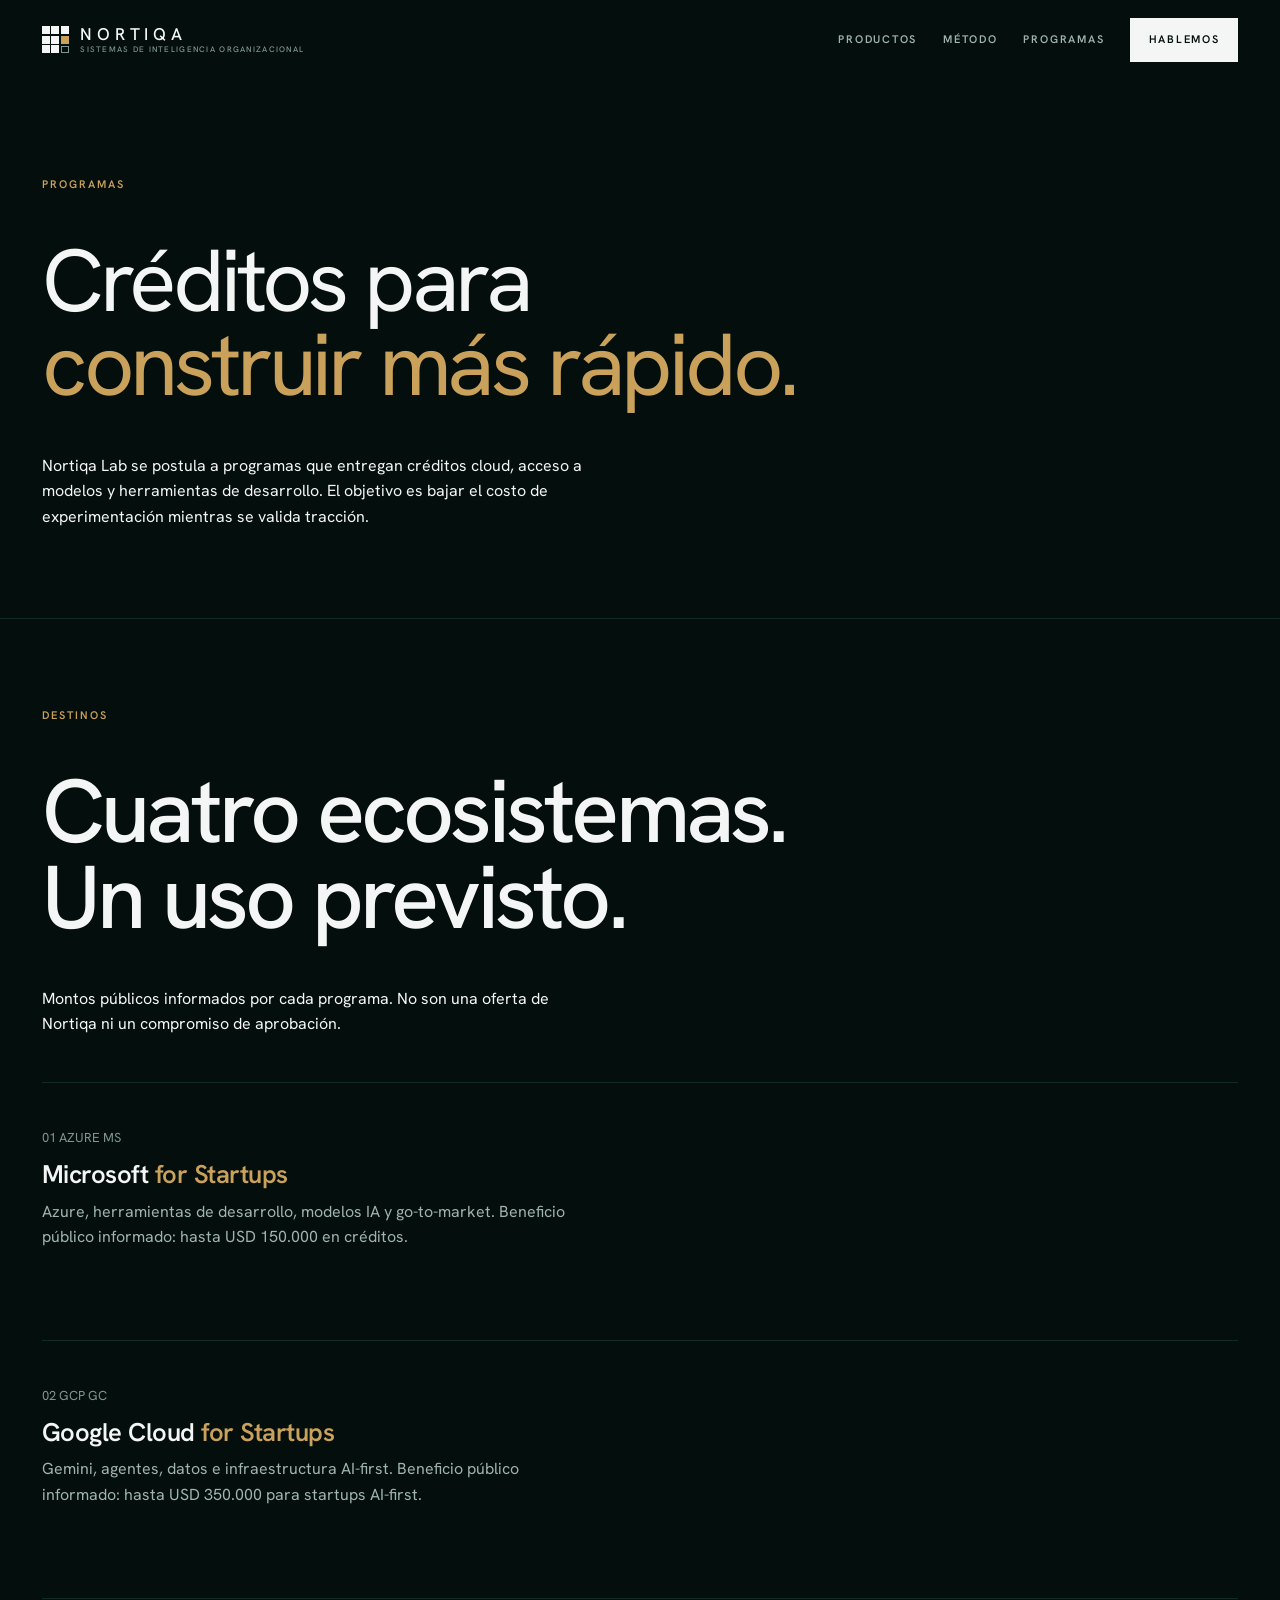
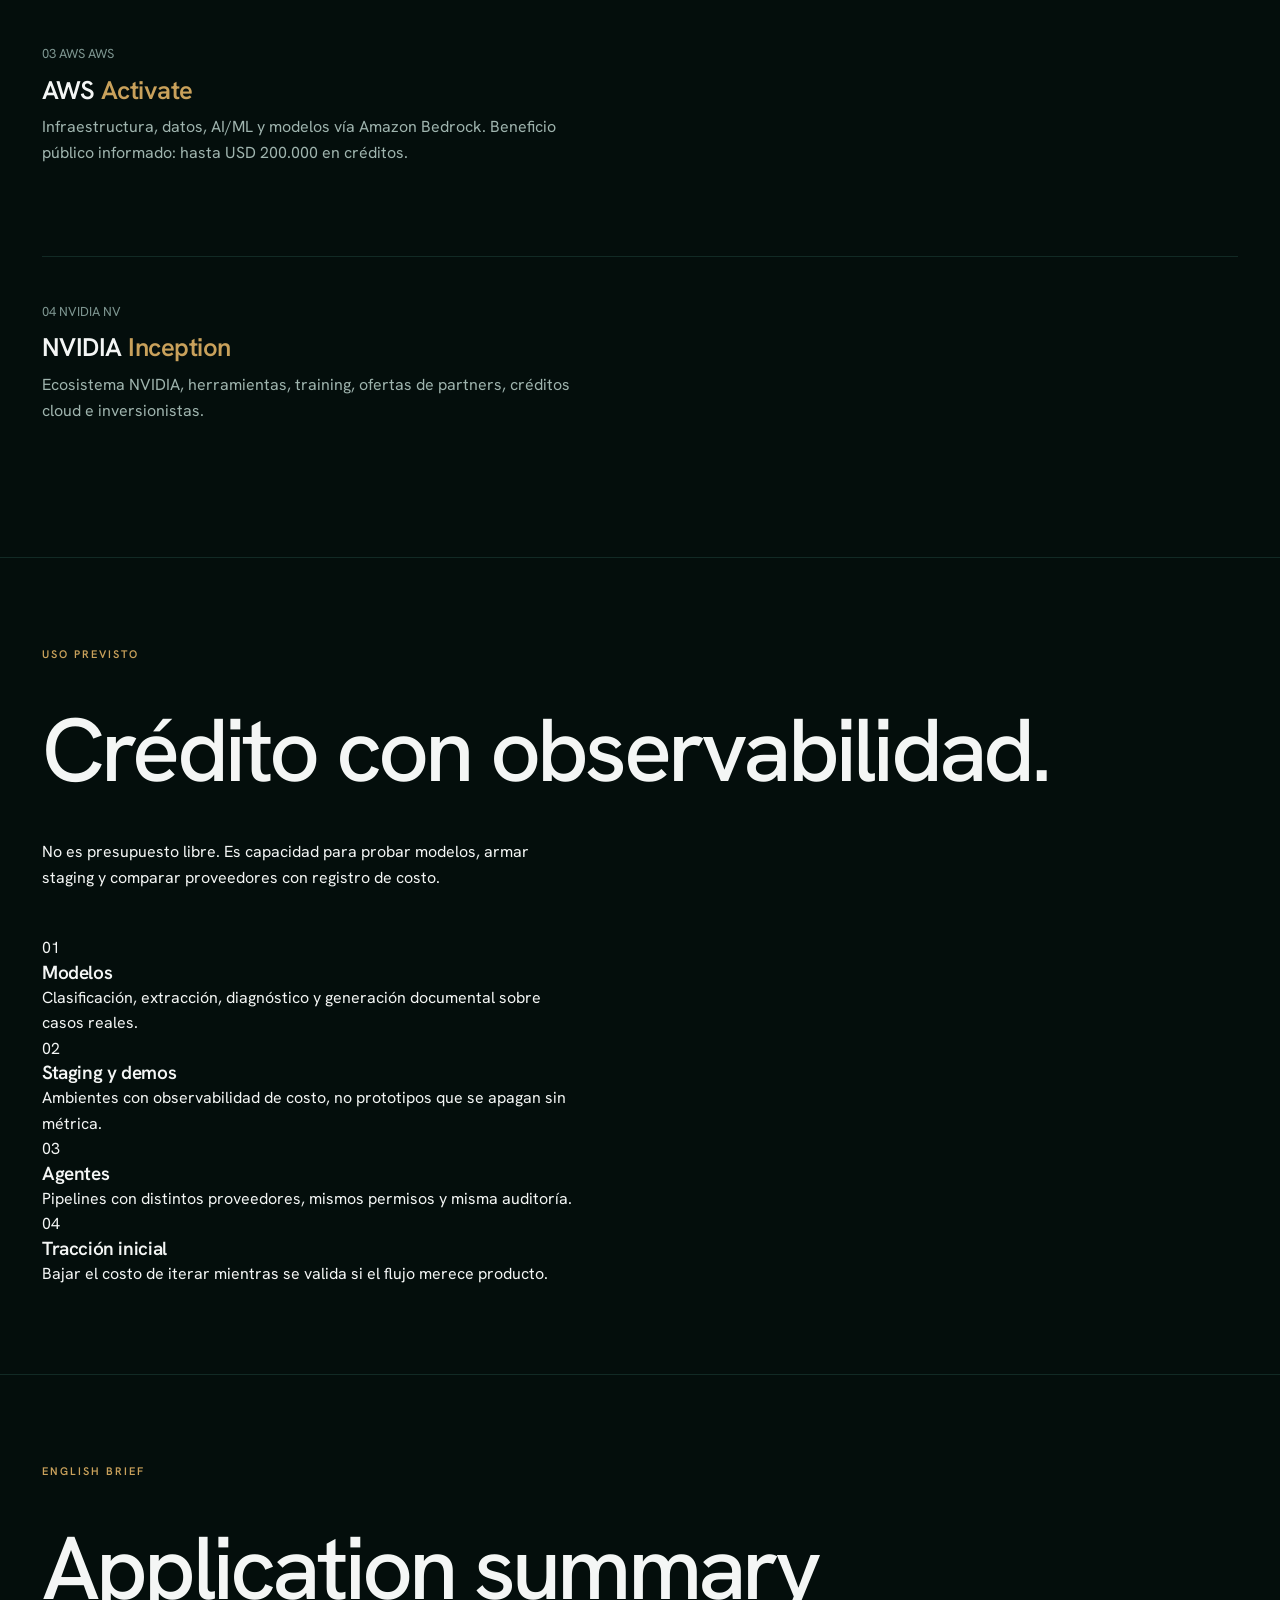
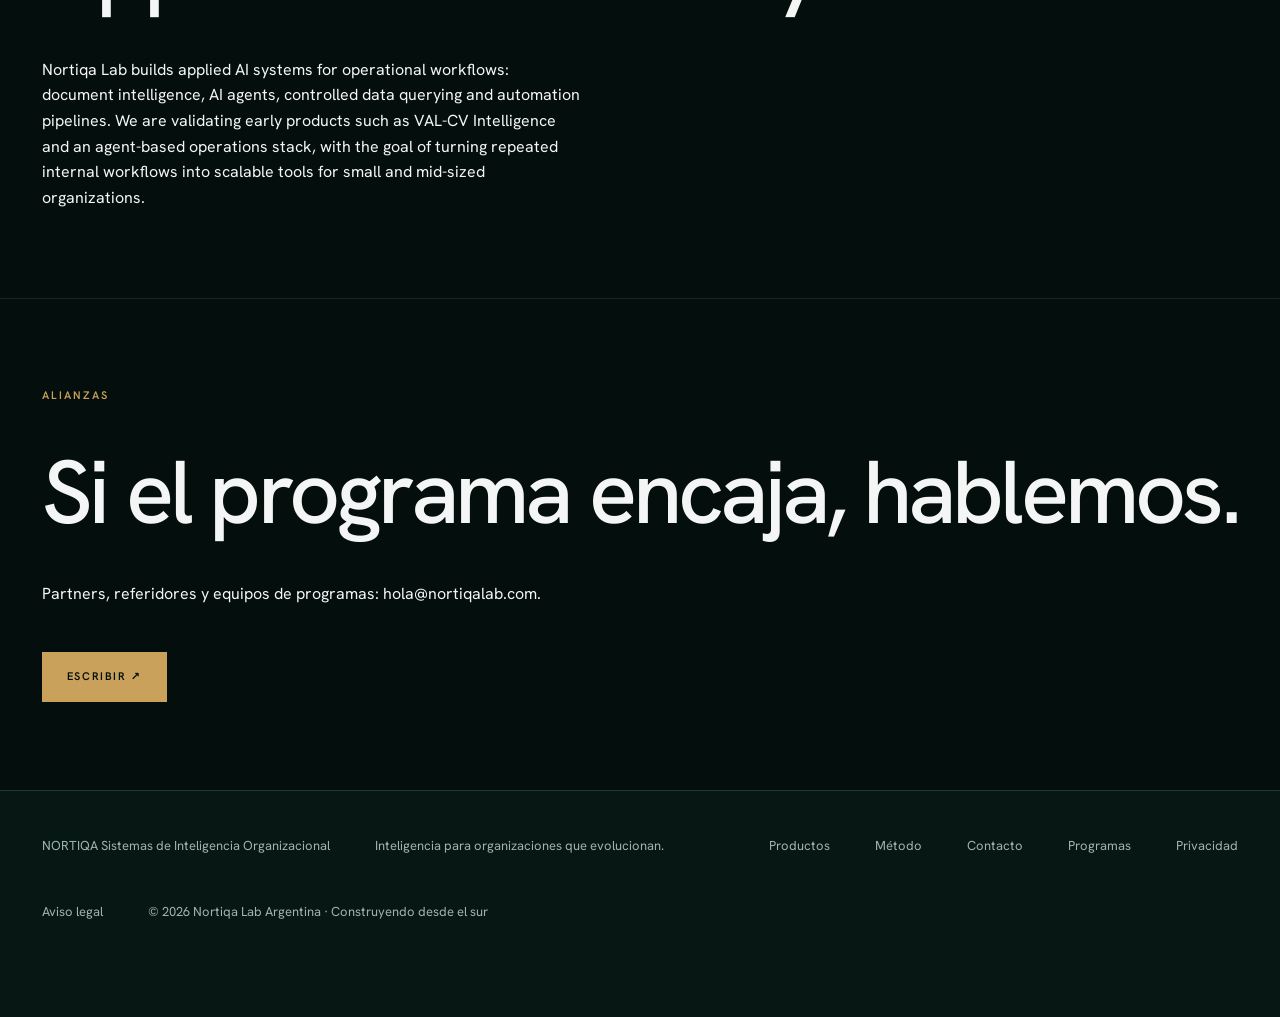
<file: programas-startup-ia.html>
<!doctype html>
<html lang="es-AR">
  <head>
    <meta charset="utf-8">
    <meta name="viewport" content="width=device-width, initial-scale=1">
    <title>Programas startup IA – Nortiqa Lab</title>
    <link rel="icon" href="favicon.ico" sizes="32x32">
    <link rel="icon" href="assets/img/favicon.svg" type="image/svg+xml">
    <link rel="apple-touch-icon" href="assets/img/apple-touch-icon.png">
    <link rel="stylesheet" href="assets/css/styles.css">
    <script src="assets/js/app.js" defer></script>
  </head>
  <body>
    <a href="#contenido">Saltar al contenido</a>
    <header>
      <a href="index.html" aria-label="Nortiqa, inicio">
              NORTIQA<small> Sistemas de Inteligencia Organizacional</small>
      </a>
      <button type="button" class="hamburguesa" aria-expanded="false" aria-controls="nav-principal">
        <span class="hamburguesa-lineas" aria-hidden="true"></span>
        <span class="solo-lectores">Menú</span>
      </button>
      <nav aria-label="Principal" id="nav-principal">
        <div id="nav-links">
          <a href="index.html#productos">Productos</a>
          <a href="index.html#metodo">Método</a>
          <a href="index.html#roadmap">Programas</a>
        </div>
        <a href="index.html#contacto">Hablemos</a>
      </nav>
    </header>
    <main id="contenido">
      <section>
        <p> Programas</p>
        <h1>Créditos para <em> construir más rápido.</em>
        </h1>
        <p>Nortiqa Lab se postula a programas que entregan créditos cloud, acceso a modelos y herramientas de desarrollo. El objetivo es bajar el costo de experimentación mientras se valida tracción.</p>
      </section>
      <section>
        <p>Destinos</p>
        <h2>Cuatro ecosistemas. Un uso previsto.</h2>
        <p>Montos públicos informados por cada programa. No son una oferta de Nortiqa ni un compromiso de aprobación.</p>
        <article>
                     01  AZURE 
                    MS
                    <h3>Microsoft <em> for Startups</em>
          </h3>
          <p>Azure, herramientas de desarrollo, modelos IA y go-to-market. Beneficio público informado: hasta USD 150.000 en créditos.</p>
        </article>
        <article>
                     02  GCP 
                    GC
                    <h3>Google Cloud <em> for Startups</em>
          </h3>
          <p>Gemini, agentes, datos e infraestructura AI-first. Beneficio público informado: hasta USD 350.000 para startups AI-first.</p>
        </article>
        <article>
                     03  AWS 
                    AWS
                    <h3>AWS <em> Activate</em>
          </h3>
          <p>Infraestructura, datos, AI/ML y modelos vía Amazon Bedrock. Beneficio público informado: hasta USD 200.000 en créditos.</p>
        </article>
        <article>
                     04  NVIDIA 
                    NV
                    <h3>NVIDIA <em> Inception</em>
          </h3>
          <p>Ecosistema NVIDIA, herramientas, training, ofertas de partners, créditos cloud e inversionistas.</p>
        </article>
      </section>
      <section>
        <p>Uso previsto</p>
        <h2>Crédito con observabilidad.</h2>
        <p>No es presupuesto libre. Es capacidad para probar modelos, armar staging y comparar proveedores con registro de costo.</p>
        <ol>
          <li> 01 <h3>Modelos</h3>
            <p>Clasificación, extracción, diagnóstico y generación documental sobre casos reales.</p>
          </li>
          <li> 02 <h3>Staging y demos</h3>
            <p>Ambientes con observabilidad de costo, no prototipos que se apagan sin métrica.</p>
          </li>
          <li> 03 <h3>Agentes</h3>
            <p>Pipelines con distintos proveedores, mismos permisos y misma auditoría.</p>
          </li>
          <li> 04 <h3>Tracción inicial</h3>
            <p>Bajar el costo de iterar mientras se valida si el flujo merece producto.</p>
          </li>
        </ol>
      </section>
      <section id="english-brief">
        <p> English brief</p>
        <h2>Application summary</h2>
        <p>Nortiqa Lab builds applied AI systems for operational workflows: document intelligence, AI agents, controlled data querying and automation pipelines. We are validating early products such as VAL-CV Intelligence and an agent-based operations stack, with the goal of turning repeated internal workflows into scalable tools for small and mid-sized organizations.</p>
      </section>
      <section>
        <p>Alianzas</p>
        <h2>Si el programa encaja, hablemos.</h2>
        <p>Partners, referidores y equipos de programas: hola@nortiqalab.com.</p>
        <a href="mailto:hola@nortiqalab.com">Escribir  ↗ </a>
      </section>
    </main>
    <footer>
      <a href="index.html">  NORTIQA<small> Sistemas de Inteligencia Organizacional</small>
      </a>
      <p>Inteligencia para organizaciones que evolucionan.</p>
      <a href="productos-ia.html">Productos</a>
      <a href="index.html#metodo">Método</a>
      <a href="contacto.html">Contacto</a>
      <a href="programas-startup-ia.html">Programas</a>
      <a href="privacidad.html">Privacidad</a>
      <a href="aviso-legal.html">Aviso legal</a>
    
     © 2026 Nortiqa Lab  Argentina · Construyendo desde el sur 
</footer>
  </body>
</html>
</file>
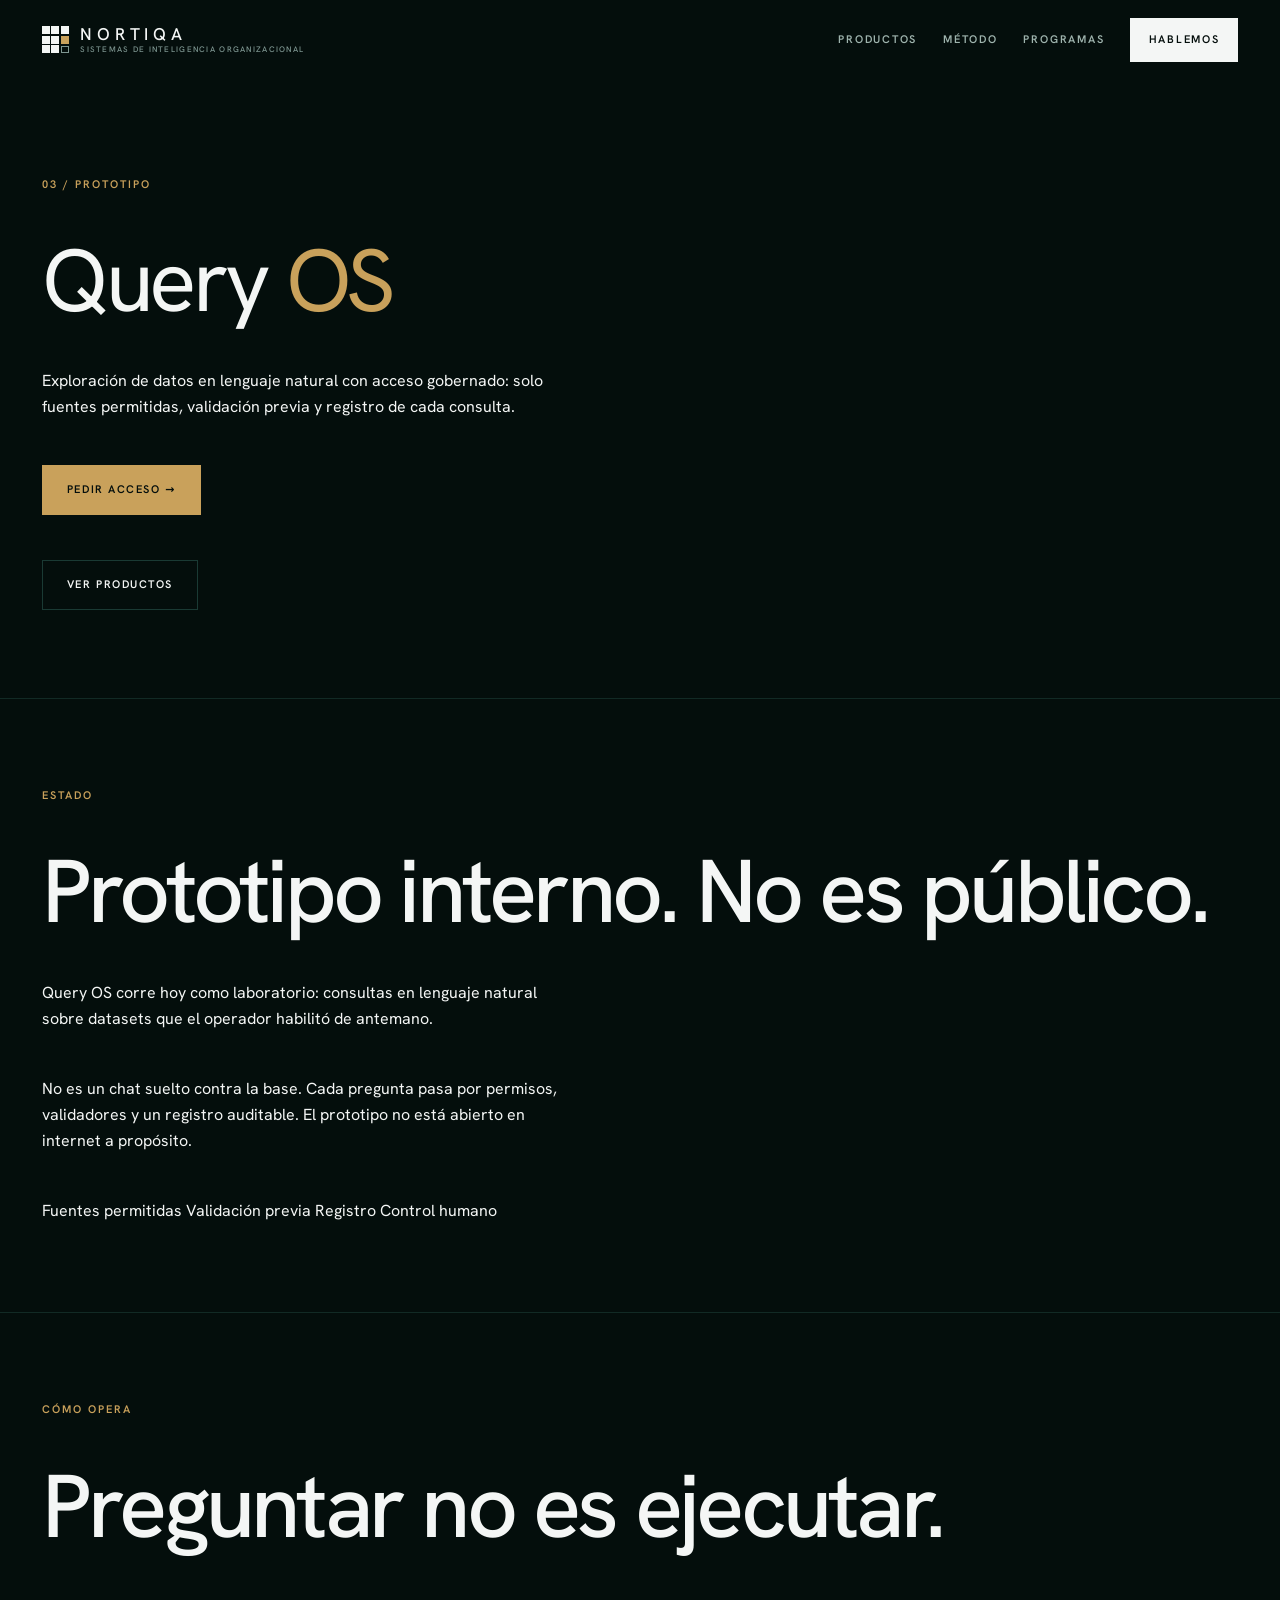
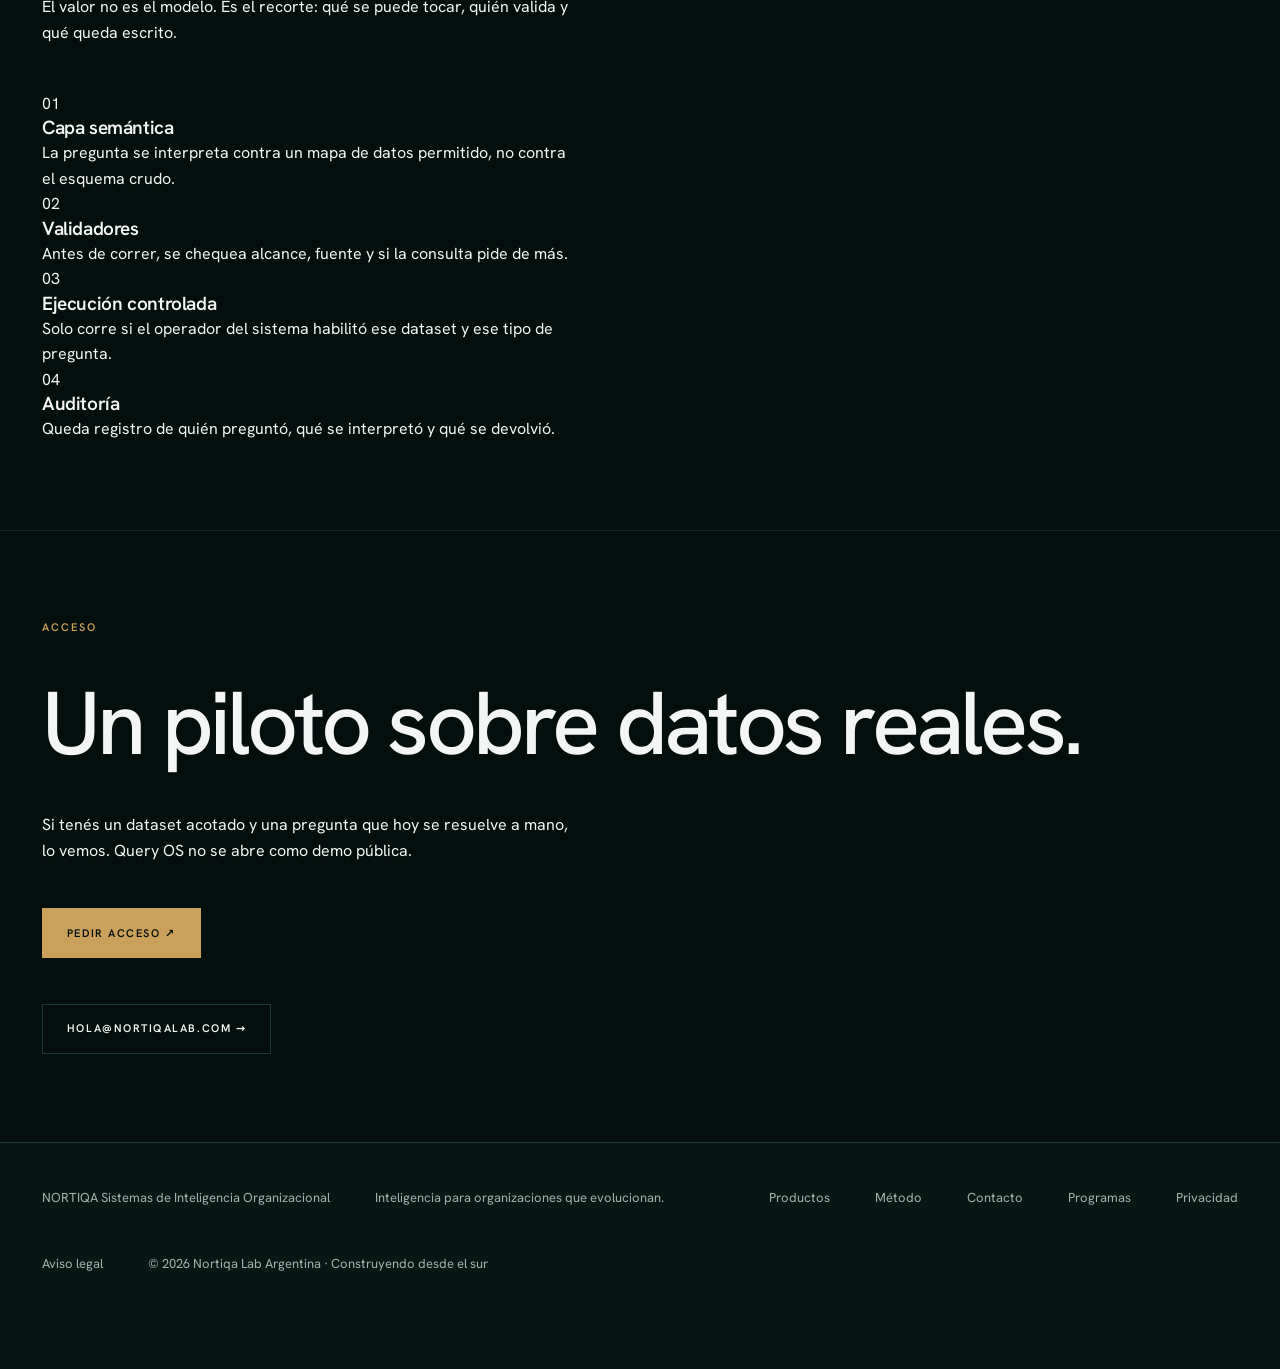
<file: query-os.html>
<!doctype html>
<html lang="es-AR">
  <head>
    <meta charset="utf-8">
    <meta name="viewport" content="width=device-width, initial-scale=1">
    <title>Query OS – Nortiqa Lab</title>
    <link rel="icon" href="favicon.ico" sizes="32x32">
    <link rel="icon" href="assets/img/favicon.svg" type="image/svg+xml">
    <link rel="apple-touch-icon" href="assets/img/apple-touch-icon.png">
    <link rel="stylesheet" href="assets/css/styles.css">
    <script src="assets/js/app.js" defer></script>
  </head>
  <body>
    <a href="#contenido">Saltar al contenido</a>
    <header>
      <a href="index.html" aria-label="Nortiqa, inicio">
              NORTIQA<small> Sistemas de Inteligencia Organizacional</small>
      </a>
      <button type="button" class="hamburguesa" aria-expanded="false" aria-controls="nav-principal">
        <span class="hamburguesa-lineas" aria-hidden="true"></span>
        <span class="solo-lectores">Menú</span>
      </button>
      <nav aria-label="Principal" id="nav-principal">
        <div id="nav-links">
          <a href="index.html#productos">Productos</a>
          <a href="index.html#metodo">Método</a>
          <a href="index.html#roadmap">Programas</a>
        </div>
        <a href="index.html#contacto">Hablemos</a>
      </nav>
    </header>
    <main id="contenido">
      <section>
        <p> 03 / Prototipo</p>
        <h1>Query <em> OS</em>
        </h1>
        <p>Exploración de datos en lenguaje natural con acceso gobernado: solo fuentes permitidas, validación previa y registro de cada consulta.</p>
        <a href="contacto.html">Pedir acceso  → </a>
        <a href="productos-ia.html">Ver productos</a>
      </section>
      <section>
        <p>Estado</p>
        <h2>Prototipo interno. No es público.</h2>
        <p>Query OS corre hoy como laboratorio: consultas en lenguaje natural sobre datasets que el operador habilitó de antemano.</p>
        <p>No es un chat suelto contra la base. Cada pregunta pasa por permisos, validadores y un registro auditable. El prototipo no está abierto en internet a propósito.</p>
                
                     Fuentes permitidas  Validación previa  Registro  Control humano 
            
        
    </section>
      <section>
        <p>Cómo opera</p>
        <h2>Preguntar no es ejecutar.</h2>
        <p>El valor no es el modelo. Es el recorte: qué se puede tocar, quién valida y qué queda escrito.</p>
        <ol>
          <li> 01 <h3>Capa semántica</h3>
            <p>La pregunta se interpreta contra un mapa de datos permitido, no contra el esquema crudo.</p>
          </li>
          <li> 02 <h3>Validadores</h3>
            <p>Antes de correr, se chequea alcance, fuente y si la consulta pide de más.</p>
          </li>
          <li> 03 <h3>Ejecución controlada</h3>
            <p>Solo corre si el operador del sistema habilitó ese dataset y ese tipo de pregunta.</p>
          </li>
          <li> 04 <h3>Auditoría</h3>
            <p>Queda registro de quién preguntó, qué se interpretó y qué se devolvió.</p>
          </li>
        </ol>
      </section>
      <section>
        <p>Acceso</p>
        <h2>Un piloto sobre datos reales.</h2>
        <p>Si tenés un dataset acotado y una pregunta que hoy se resuelve a mano, lo vemos. Query OS no se abre como demo pública.</p>
        <a href="contacto.html">Pedir acceso  ↗ </a>
        <a href="mailto:hola@nortiqalab.com">hola@nortiqalab.com →</a>
      </section>
    </main>
    <footer>
      <a href="index.html">  NORTIQA<small> Sistemas de Inteligencia Organizacional</small>
      </a>
      <p>Inteligencia para organizaciones que evolucionan.</p>
      <a href="productos-ia.html">Productos</a>
      <a href="index.html#metodo">Método</a>
      <a href="contacto.html">Contacto</a>
      <a href="programas-startup-ia.html">Programas</a>
      <a href="privacidad.html">Privacidad</a>
      <a href="aviso-legal.html">Aviso legal</a>
    
     © 2026 Nortiqa Lab  Argentina · Construyendo desde el sur 
</footer>
  </body>
</html>
</file>
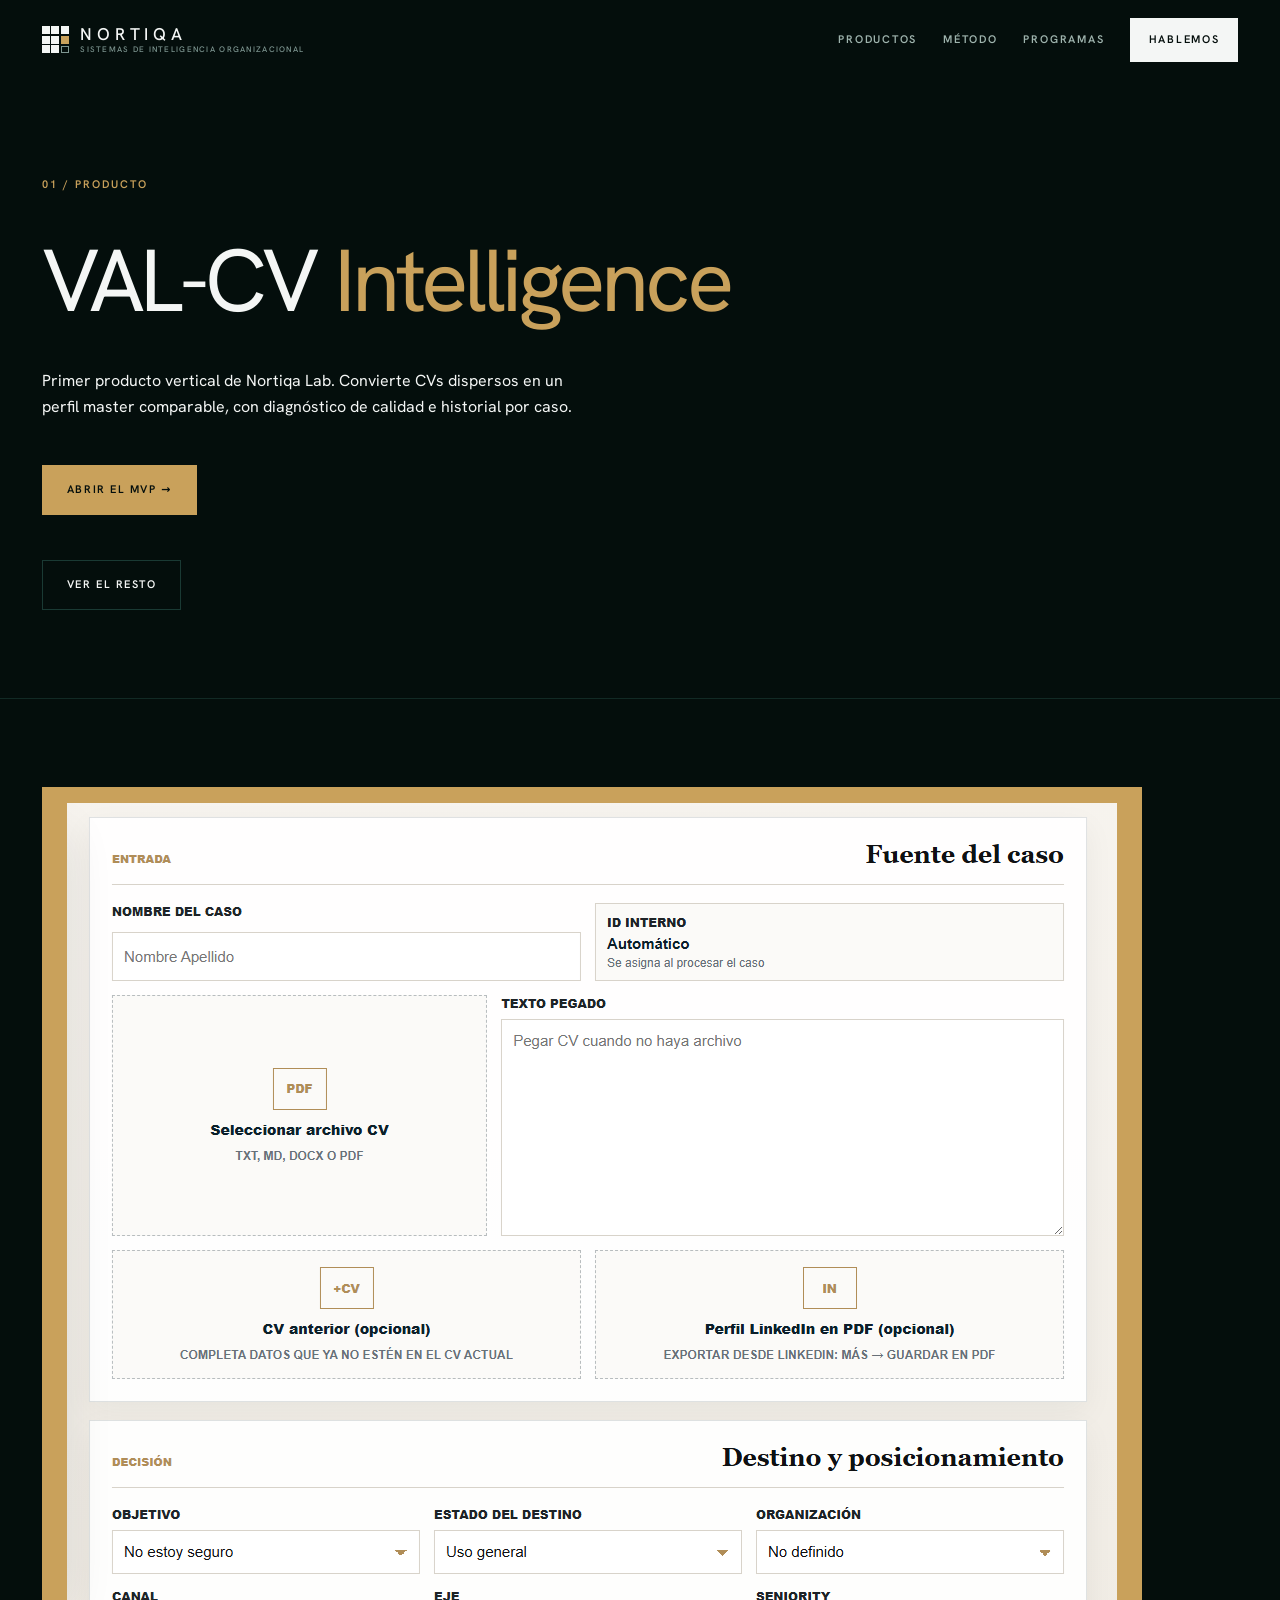
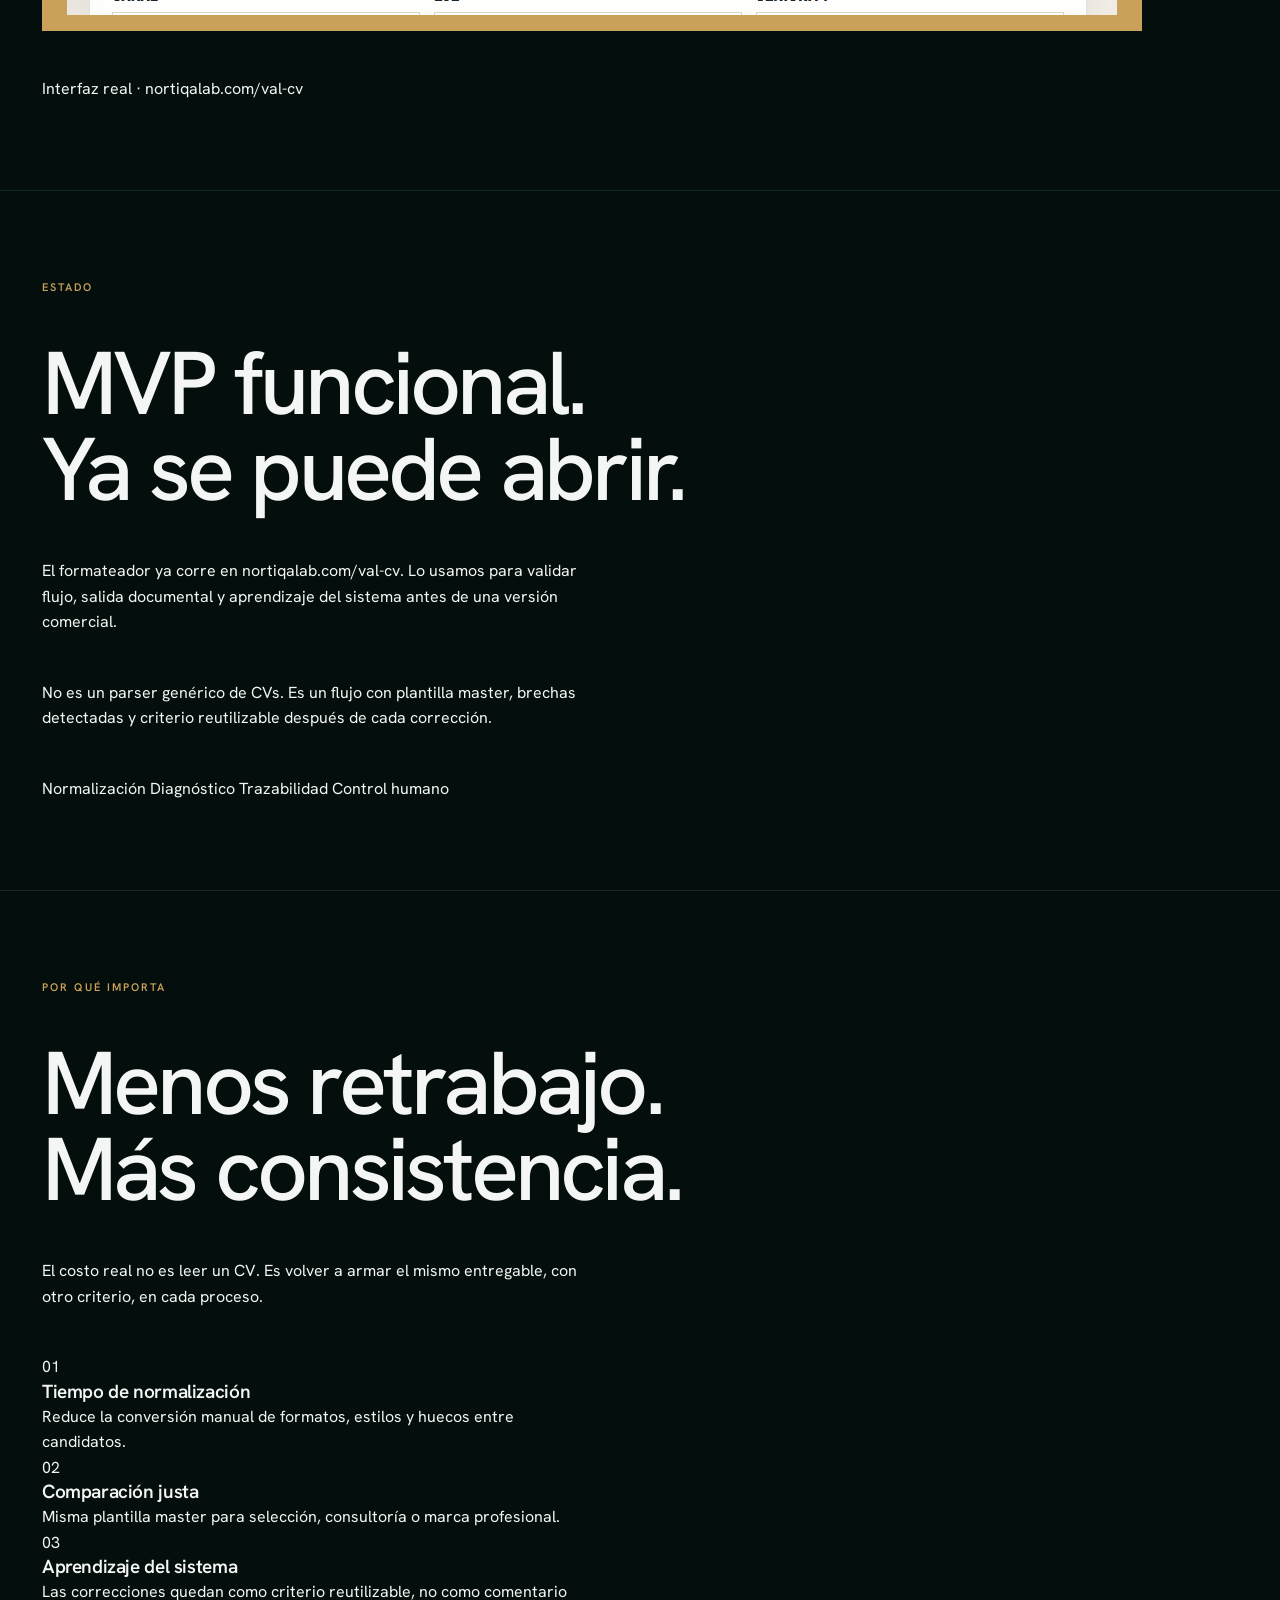
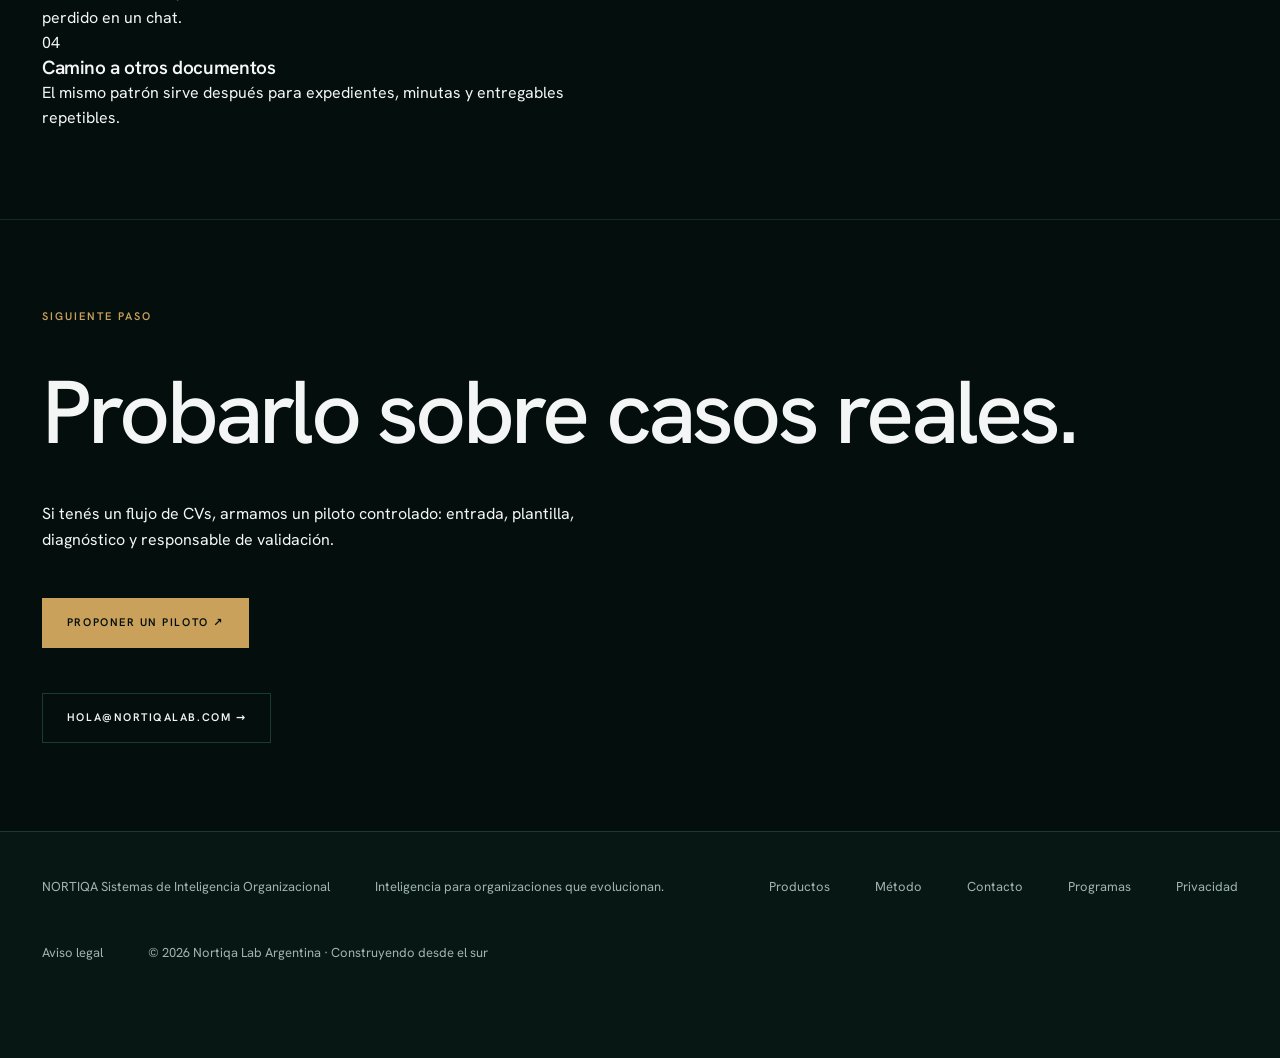
<file: val-cv-intelligence.html>
<!doctype html>
<html lang="es-AR">
  <head>
    <meta charset="utf-8">
    <meta name="viewport" content="width=device-width, initial-scale=1">
    <title>VAL-CV Intelligence – Nortiqa Lab</title>
    <link rel="icon" href="favicon.ico" sizes="32x32">
    <link rel="icon" href="assets/img/favicon.svg" type="image/svg+xml">
    <link rel="apple-touch-icon" href="assets/img/apple-touch-icon.png">
    <link rel="stylesheet" href="assets/css/styles.css">
    <script src="assets/js/app.js" defer></script>
  </head>
  <body>
    <a href="#contenido">Saltar al contenido</a>
    <header>
      <a href="index.html" aria-label="Nortiqa, inicio">
              NORTIQA<small> Sistemas de Inteligencia Organizacional</small>
      </a>
      <button type="button" class="hamburguesa" aria-expanded="false" aria-controls="nav-principal">
        <span class="hamburguesa-lineas" aria-hidden="true"></span>
        <span class="solo-lectores">Menú</span>
      </button>
      <nav aria-label="Principal" id="nav-principal">
        <div id="nav-links">
          <a href="index.html#productos">Productos</a>
          <a href="index.html#metodo">Método</a>
          <a href="index.html#roadmap">Programas</a>
        </div>
        <a href="index.html#contacto">Hablemos</a>
      </nav>
    </header>
    <main id="contenido">
      <section>
        <p> 01 / Producto</p>
        <h1>VAL-CV <em> Intelligence</em>
        </h1>
        <p>Primer producto vertical de Nortiqa Lab. Convierte CVs dispersos en un perfil master comparable, con diagnóstico de calidad e historial por caso.</p>
        <a href="https://nortiqalab.com/val-cv/">Abrir el MVP  → </a>
        <a href="productos-ia.html">Ver el resto</a>
      </section>
      <section>
        <a href="https://nortiqalab.com/val-cv/">
          <img src="assets/img/val-cv.png" alt="Interfaz real de VAL-CV Intelligence">
        </a>
          Interfaz real · nortiqalab.com/val-cv </section>
      <section>
        <p>Estado</p>
        <h2>MVP funcional. Ya se puede abrir.</h2>
        <p>El formateador ya corre en nortiqalab.com/val-cv. Lo usamos para validar flujo, salida documental y aprendizaje del sistema antes de una versión comercial.</p>
        <p>No es un parser genérico de CVs. Es un flujo con plantilla master, brechas detectadas y criterio reutilizable después de cada corrección.</p>
                
                Normalización  Diagnóstico  Trazabilidad  Control humano 
            
        
    </section>
      <section>
        <p>Por qué importa</p>
        <h2>Menos retrabajo. Más consistencia.</h2>
        <p>El costo real no es leer un CV. Es volver a armar el mismo entregable, con otro criterio, en cada proceso.</p>
        <ol>
          <li> 01 <h3>Tiempo de normalización</h3>
            <p>Reduce la conversión manual de formatos, estilos y huecos entre candidatos.</p>
          </li>
          <li> 02 <h3>Comparación justa</h3>
            <p>Misma plantilla master para selección, consultoría o marca profesional.</p>
          </li>
          <li> 03 <h3>Aprendizaje del sistema</h3>
            <p>Las correcciones quedan como criterio reutilizable, no como comentario perdido en un chat.</p>
          </li>
          <li> 04 <h3>Camino a otros documentos</h3>
            <p>El mismo patrón sirve después para expedientes, minutas y entregables repetibles.</p>
          </li>
        </ol>
      </section>
      <section>
        <p>Siguiente paso</p>
        <h2>Probarlo sobre casos reales.</h2>
        <p>Si tenés un flujo de CVs, armamos un piloto controlado: entrada, plantilla, diagnóstico y responsable de validación.</p>
        <a href="contacto.html">Proponer un piloto  ↗ </a>
        <a href="mailto:hola@nortiqalab.com">hola@nortiqalab.com →</a>
      </section>
    </main>
    <footer>
      <a href="index.html">  NORTIQA<small> Sistemas de Inteligencia Organizacional</small>
      </a>
      <p>Inteligencia para organizaciones que evolucionan.</p>
      <a href="productos-ia.html">Productos</a>
      <a href="index.html#metodo">Método</a>
      <a href="contacto.html">Contacto</a>
      <a href="programas-startup-ia.html">Programas</a>
      <a href="privacidad.html">Privacidad</a>
      <a href="aviso-legal.html">Aviso legal</a>
    
     © 2026 Nortiqa Lab  Argentina · Construyendo desde el sur 
</footer>
  </body>
</html>
</file>
<file: assets/css/styles.css>
@charset "utf-8";

/* ==========================================================================
   NORTIQA — sistema visual v2 "monolito"
   --------------------------------------------------------------------------
   Paleta del manual: #0D2B26 verde · #0F1F2E azul · #C9A15B oro
   #F4F6F5 hueso · #E1E4E2 gris · #1A1F23 casi negro

   Tipografía de marca: Aeonik (comercial). Sustituto libre: Hanken Grotesk.
   Se cambia en una sola variable, --sans.

   Capa 1  BASE    elementos semánticos pelados → viste las 7 interiores
   Capa 2  .home   la portada cinematográfica

   Sin librerías. Sin build. Abre con file://.
   ========================================================================== */

/* Hanken Grotesk, servida desde `assets/fonts/`. Era la última dependencia
   remota del sitio: con el `@import` de Google, abrir el archivo sin internet
   dejaba la tipografía en la del sistema. Comprobado que Chrome la carga bajo
   `file://` con ruta relativa, así que no hace falta incrustarla en base64.

   Dos archivos para toda la familia porque la fuente es VARIABLE (100–900):
   un peso más no cuesta un archivo más. Primero `latin-ext`, después `latin`,
   en el orden en que las sirve Google. */

@font-face {
  font-family: 'Hanken Grotesk';
  font-style: normal;
  font-weight: 100 900;
  font-display: swap;
  src: url('../fonts/hanken-grotesk-latin-ext.woff2') format('woff2');
  unicode-range: U+0100-02BA, U+02BD-02C5, U+02C7-02CC, U+02CE-02D7, U+02DD-02FF, U+0304, U+0308, U+0329, U+1D00-1DBF, U+1E00-1E9F, U+1EF2-1EFF, U+2020, U+20A0-20AB, U+20AD-20C0, U+2113, U+2C60-2C7F, U+A720-A7FF;
}

@font-face {
  font-family: 'Hanken Grotesk';
  font-style: normal;
  font-weight: 100 900;
  font-display: swap;
  src: url('../fonts/hanken-grotesk-latin.woff2') format('woff2');
  unicode-range: U+0000-00FF, U+0131, U+0152-0153, U+02BB-02BC, U+02C6, U+02DA, U+02DC, U+0304, U+0308, U+0329, U+2000-206F, U+20AC, U+2122, U+2191, U+2193, U+2212, U+2215, U+FEFF, U+FFFD;
}

/* JetBrains Mono, sólo para la terminal. OFL 1.1 — el texto en
   `assets/licenses/jetbrains-mono.txt`.

   Subconjunto latino y SIN TABLAS DE SUSTITUCIÓN: 90 KB del original quedan en
   8,3. Las ligaduras se sacaron a propósito, no por peso — JetBrains Mono trae
   ligaduras de código y convertiría un `--flag` en una raya. En una terminal
   eso es mentira: ahí hay dos guiones. */
@font-face {
  font-family: 'JetBrains Mono';
  font-style: normal;
  font-weight: 400;
  font-display: swap;
  src: url('../fonts/jetbrains-mono-latin.woff2') format('woff2');
}

/* --------------------------------------------------------------------------
   1. Tokens
   -------------------------------------------------------------------------- */

:root {
  color-scheme: dark;

  --green:  #0D2B26;
  --navy:   #0F1F2E;
  --gold:   #C9A15B;
  /* La monoespaciada de las dos terminales del sitio —la de Aplicaciones y la
     volanta del hero—. La pila del sistema queda DETRÁS como reserva: sin una
     familia elegida, cada visitante veía la suya (Px437 acá, Menlo en Mac,
     Consolas en Windows: tres terminales distintas). */
  --term-mono: 'JetBrains Mono', ui-monospace, SFMono-Regular, 'SF Mono', Menlo,
               Consolas, 'Liberation Mono', monospace;
  --bone:   #F4F6F5;

  --void:     #040E0C;
  --ground:   #071714;
  --surface:  #0B221E;
  --surface-2:#0E2A25;

  --ink:    var(--bone);
  --ink-2:  #9FB4AE;
  --ink-3:  #7E9691;
  --rule:   #1A3A34;
  --rule-2: #122A25;

  /* Los dos grises del manual de marca que nunca habían entrado a los tokens.
     Las tablas y los cuadros salen del verde: verde sobre verde aplanaba la
     página y no daba contraste. El fondo, las reglas de sección y el hero
     siguen siendo verdes — el gris es de los cuadros, no de la página. */
  --gris:       #1A1F23;   /* del manual */
  --gris-claro: #E1E4E2;   /* del manual */
  --gris-alto:  #232A30;   /* un escalón arriba: el hover */
  --gris-hondo: #14181D;   /* los cuadros secundarios */
  --gris-linea: #2B3238;   /* las juntas de las tablas */

  /* La paleta clara del sitio original (`nortiqalab.com`). El diseño de Codex
     ALTERNA claro y oscuro sección por sección; el nuestro era oscuro de punta
     a punta y por eso se veía apagado. Estos son sus valores exactos. */
  --claro:     #F3F5F2;   /* surface-soft */
  --claro-2:   #E9EEEB;   /* el tono alterno */
  --claro-3:   #DFE8E3;   /* surface-tint: el hover */
  --tinta:     #17221D;   /* el texto sobre claro */
  --tinta-2:   #5F6C68;   /* text-muted */
  --tinta-3:   #7C8A84;
  --linea:     #D3DBD7;   /* border */
  --linea-2:   #C8CEC7;

  /* El acento de capítulo. Por defecto es el oro de marca; sobre fondo claro
     el oro no llega a 4,5:1 contra #F3F5F2 —da 2,2— así que los capítulos
     claros lo bajan a un oro oscuro. `--gold` sigue siendo el oro literal
     para el hero, el encabezado y el pie, que son oscuros siempre. */
  --acento: var(--gold);

  /* El relieve: relleno igual al fondo de la sección, más su sombra y su luz.
     El radio es FIJO y uno solo para todas las piezas del relieve, chicas y
     grandes: es lo que las hace leer como el mismo material. Si escalara con
     el tamaño, un chip y una franja parecerían dos sistemas distintos. */
  --relieve-radio:  8px;
  --relieve:        var(--surface);
  --relieve-sombra: rgba(0, 0, 0, 0.45);
  --relieve-luz:    rgba(255, 255, 255, 0.05);

  /* El color del haz, en componentes RGB sueltos para que el canvas los pueda
     componer con alfa. Los capítulos claros los oscurecen: oro sobre blanco no
     se ve. Los lee `haz.js` de la grilla, no están fijos en el JS. */
  --haz-h: 201, 161, 91;
  --haz-v: 74, 158, 146;

  --gold-dim:  #8A6E3E;
  --gold-soft: rgba(201, 161, 91, 0.10);

  --sans: 'Hanken Grotesk', 'Aeonik', system-ui, -apple-system, sans-serif;

  --step--2: 0.6875rem;
  --step--1: 0.8125rem;
  --step-0:  1rem;
  --step-1:  1.1875rem;
  --step-2:  clamp(1.3rem, 1.15rem + 0.7vw, 1.6rem);
  --step-3:  clamp(2.8rem, 1.9rem + 4.6vw, 5.6rem);
  --step-4:  clamp(3.4rem, 2.2rem + 5.6vw, 7rem);

  --gutter:  clamp(1.25rem, 0.7rem + 2.4vw, 3.5rem);

  /* Alto de las dos piezas fijas. Las usa el hero para no quedar debajo. */
  /* 5.25rem y no 5: el encabezado mide 80,19 px —la marca son dos líneas— y
     con 5rem la reserva quedaba 0,19 px CORTA. Con el degradado de antes ese
     solape era invisible; con la barra opaca recorta el borde del contenido.
     Sobran 3,8 px, que es holgura y no decoración. */
  --alto-cabecera: 5.25rem;
  --alto-barra:    2.6rem;
  --shell:   80rem;
  --measure: 60ch;

  /* El relleno vertical de cada capítulo, o sea la MITAD del aire entre dos
     secciones. Subido: con la alternancia clara/oscura el relleno es además el
     tamaño del bloque de color, así que más aire hace que cada capítulo se lea
     como una escena y no como un bloque más de la lista.
     El interior (`--rhythm-s`) queda igual a propósito: separar más por fuera
     sin tocar lo de adentro es justamente lo que agrupa. */
  --rhythm:   clamp(5rem, 3.4rem + 6.2vw, 10.5rem);
  --rhythm-s: clamp(1.75rem, 1.3rem + 1.9vw, 3rem);

  --ease: cubic-bezier(0.22, 0.61, 0.36, 1);
  /* La interlínea del cuerpo. Es token porque hay un cálculo que la necesita:
     la altura del eyebrow, más abajo. */
  --interlinea: 1.6;

  /* Malla de fondo de los capítulos. Reproduce la textura del fondo ENCOM
     —grilla de 6px en verde azulado sobre negro— en CSS: pesa cero, no se
     escala y evita meter un archivo de 97 KB al sitio. */
  --malla:      rgba(0, 120, 112, 0.085);
  --malla-paso: 6px;
  --malla-halo: rgba(0, 84, 78, 0.20);   /* el verde donde vive la grilla */
}


/* --------------------------------------------------------------------------
   2. Base
   -------------------------------------------------------------------------- */

*, *::before, *::after { box-sizing: border-box; }

html { -webkit-text-size-adjust: 100%; scroll-behavior: smooth; }
@media (prefers-reduced-motion: reduce) { html { scroll-behavior: auto; } }

body {
  margin: 0;
  background: var(--void);
  color: var(--ink);
  font-family: var(--sans);
  font-size: var(--step-0);
  line-height: var(--interlinea);
  -webkit-font-smoothing: antialiased;
  overflow-x: hidden;
}

img { max-width: 100%; height: auto; display: block; }

/* Interlínea y espaciado van CON el tamaño, no aparte. Un titular de 90 px con
   interlínea de párrafo se abre demasiado entre renglones, y cuanto más grande
   es el tipo más suelto se ve: hay que cerrarlo. Por eso al subir la escala
   bajan los dos —1.06 a 0.96, y -0.025 a -0.042em—. */
h1, h2, h3, h4 {
  margin: 0;
  font-weight: 500;
  line-height: 0.96;
  letter-spacing: -0.042em;
  text-wrap: balance;
}

h1 { font-size: var(--step-4); font-weight: 400; letter-spacing: -0.048em; }
h2 { font-size: var(--step-3); }
h3 { font-size: var(--step-1); font-weight: 600; line-height: 1.25; letter-spacing: -0.02em; }

h1 em, h2 em, h3 em { font-style: normal; color: var(--acento); }

p { margin: 0; max-width: var(--measure); }

a {
  color: inherit; text-decoration: none;
  transition: color 160ms var(--ease), border-color 160ms var(--ease),
              background-color 160ms var(--ease);
}

:focus-visible { outline: 2px solid var(--gold); outline-offset: 3px; }

ul, ol { margin: 0; padding: 0; list-style: none; }
small { font-size: var(--step--1); }
::selection { background: var(--gold); color: var(--void); }

/* Etiqueta de instrumento. Es el vernáculo del propio manual de marca
   (NORTIQA, ARQUITECTURA + SISTEMAS VIVOS), no un adorno genérico. */
.hud {
  font-size: var(--step--2);
  font-weight: 600;
  letter-spacing: 0.18em;
  text-transform: uppercase;
  color: var(--ink-3);
}

/* --------------------------------------------------------------------------
   3. Precargador — mide la compilación real del shader
   -------------------------------------------------------------------------- */

#precarga {
  position: fixed; inset: 0; z-index: 90;
  display: grid; place-content: center; gap: 1.35rem;
  background: var(--void);
  transition: opacity 900ms var(--ease), visibility 900ms;
}

#precarga.fuera { opacity: 0; visibility: hidden; pointer-events: none; }

.precarga-grilla {
  display: grid;
  grid-template-columns: repeat(3, 1.5rem);
  grid-auto-rows: 1.5rem;
  gap: 0.32rem;
  justify-content: center;
}

.precarga-grilla i { background: var(--rule-2); transition: background-color 240ms var(--ease); }
.precarga-grilla i.on { background: var(--bone); }
.precarga-grilla i.oro { background: var(--gold); }

.precarga-pie { display: flex; justify-content: space-between; gap: 2.5rem; min-width: 17rem; }

/* Acá vivía el cromo achaflanado: un `clip-path` que cortaba la esquina
   superior izquierda y la inferior derecha del CTA del encabezado y de los dos
   botones del hero. Se sacó — los botones van cuadrados.

   Con él se fueron la variable `--chaflan` y la clase `.chaflan`, que ya
   estaba muerta: ningún elemento del sitio la usaba. */

/* --------------------------------------------------------------------------
   5. Encabezado y pie
   -------------------------------------------------------------------------- */

body > a[href="#contenido"] {
  position: fixed; left: -9999px; top: 0; z-index: 95;
  background: var(--gold); color: var(--void);
  font-weight: 600; font-size: var(--step--1); padding: 0.85rem 1.35rem;
}
body > a[href="#contenido"]:focus { left: 0.5rem; top: 0.5rem; }

body > header {
  position: fixed; inset: 0 0 auto 0; z-index: 40;
  display: flex; flex-wrap: wrap; align-items: center; justify-content: space-between;
  gap: 1rem var(--rhythm-s);
  padding: 1.1rem var(--gutter);
  /* SÓLIDO siempre, hero incluido. Adentro del hero tuvo un degradado que se
     desvanecía hacia abajo y dejaba ver la escena 3D por detrás de la barra.
     Se fue: la página no tiene más transparencias, y una sola regla —el mismo
     color en todas las situaciones— es más fácil de sostener que un material
     que cambia según dónde estés.

     El precio, dicho: los primeros 80 px de la escena quedan tapados.

     `background-color` y no el atajo `background`, para que el color pueda
     transicionar cuando el tono cambia de claro a oscuro. */
  background-color: var(--void);
  background-image: none;
  transition: background-color 240ms var(--ease), border-color 240ms var(--ease);
  /* La regla de abajo aparece al salir del hero: sigue marcando que la página
     se despegó del tope, que ahora es lo único que lo señala. */
  border-bottom: 1px solid transparent;
}

body > header > a:first-of-type,
.brand {
  position: relative;
  display: grid;
  grid-template-columns: auto auto;
  grid-template-rows: auto auto;
  align-items: center;
  justify-content: start;
  column-gap: 0.7rem;
  row-gap: 0.12rem;
  line-height: 1;
  font-weight: 500;
  font-size: 1.0625rem;
  letter-spacing: 0.28em;
}

body > header > a:first-of-type::before,
.brand::before {
  content: "";
  grid-row: 1 / 3;
  width: 1.7rem; height: 1.7rem;
  background:
    linear-gradient(var(--gold), var(--gold)) 100% 50% / 30% 30% no-repeat,
    linear-gradient(var(--bone), var(--bone)) 0    0   / 30% 30% no-repeat,
    linear-gradient(var(--bone), var(--bone)) 50%  0   / 30% 30% no-repeat,
    linear-gradient(var(--bone), var(--bone)) 100% 0   / 30% 30% no-repeat,
    linear-gradient(var(--bone), var(--bone)) 0    50% / 30% 30% no-repeat,
    linear-gradient(var(--bone), var(--bone)) 50%  50% / 30% 30% no-repeat,
    linear-gradient(var(--bone), var(--bone)) 0    100%/ 30% 30% no-repeat,
    linear-gradient(var(--bone), var(--bone)) 50%  100%/ 30% 30% no-repeat;
}

body > header > a:first-of-type::after,
.brand::after {
  content: "";
  position: absolute;
  width: 0.46rem; height: 0.46rem;
  top: 1.22rem; left: 1.22rem;
  border: 1px solid var(--ink-3);
}

body > header > a:first-of-type small,
.brand small {
  grid-column: 2;
  font-size: 0.5rem; font-weight: 500; letter-spacing: 0.16em;
  text-transform: uppercase; color: var(--ink-3); white-space: nowrap;
}

body > header nav { display: flex; flex-wrap: wrap; align-items: center; gap: 0.6rem clamp(1rem, 0.5rem + 1.4vw, 2rem); }
#nav-links { display: flex; flex-wrap: wrap; gap: 0.6rem clamp(1rem, 0.5rem + 1.4vw, 2rem); }

body > header nav a {
  font-size: var(--step--2); font-weight: 600; letter-spacing: 0.16em;
  text-transform: uppercase; color: var(--ink-2); padding-block: 0.4rem;
}
body > header nav a:hover { color: var(--gold); }

body > header nav > a:last-child {
  color: var(--void); background: var(--bone);
  padding: 0.7rem 1.15rem; min-height: 44px;
  display: inline-flex; align-items: center;
}
body > header nav > a:last-child:hover { background: var(--gold); }

body > footer {
  position: relative; z-index: 1;
  /* Mismo ancho de caja que los capítulos, sin envoltorio extra: el relleno
     lateral crece hasta centrar un contenido de `--shell`. El pie sigue
     ocupando todo el ancho —su fondo y su filete superior llegan al borde—,
     pero lo que se lee queda alineado con el resto de la página. */
  padding: var(--rhythm-s) max(var(--gutter), calc((100% - var(--shell)) / 2))
           clamp(4.5rem, 3.5rem + 3vw, 6rem);
  border-top: 1px solid var(--rule);
  background: var(--ground);
  display: flex; flex-wrap: wrap; align-items: flex-start; gap: var(--rhythm-s);
  font-size: var(--step--1); color: var(--ink-2);
}
/* `flex: 1 1 16rem` vale para los <p> que son hijos DIRECTOS del pie, que es
   una fila: ahí 16rem es un ancho. El de `.pie-marca` no: ese contenedor es una
   COLUMNA, y el mismo flex-basis pasa a ser un ALTO — 256 px de caja para una
   línea de 21. Eso era el hueco del pie.

   Tercera vez que aparece este mismo mecanismo en el sitio: pasó con el núcleo
   del mapa (`flex-basis: 100%` ganándole a `width`) y con `.cap-texto` en
   Arquitectura. La regla: un `flex-basis` heredado por un contenedor de
   dirección distinta cambia de eje y deja de significar lo que se escribió. */
body > footer > p { flex: 1 1 16rem; }
.pie-marca > p { flex: 0 0 auto; }
body > footer a:not(.brand) { color: var(--ink-2); font-size: var(--step--1); }
body > footer a:not(.brand):hover { color: var(--gold); }

/* --------------------------------------------------------------------------
   6. Capa base (las 7 interiores, sin clases)
   -------------------------------------------------------------------------- */

/* `main` NO lleva z-index: con uno crearía un contexto de apilado propio y
   encerraría dentro suyo el orden que fija el contrato de apilado de más
   abajo. Sin z-index pinta en orden de documento, que es lo que se necesita. */
body > main { position: relative; }
body:not(.home) > main { padding-top: 5.5rem; }

body:not(.home) > main > section {
  padding: var(--rhythm) var(--gutter);
  max-width: calc(var(--shell) + var(--gutter) * 2);
  margin-inline: auto;
  display: flex; flex-direction: column; gap: var(--rhythm-s);
  align-items: flex-start;
  background: var(--void);
}
body:not(.home) > main > section + section { border-top: 1px solid var(--rule-2); }

body:not(.home) > main > section > p:first-child {
  max-width: none; font-size: var(--step--2); font-weight: 600;
  letter-spacing: 0.18em; text-transform: uppercase; color: var(--acento);
}

body:not(.home) > main > section > article {
  align-self: stretch; display: flex; flex-direction: column; gap: 0.55rem;
  padding-block: var(--rhythm-s); border-top: 1px solid var(--rule-2);
  font-size: var(--step--1); color: var(--ink-3);
}
body:not(.home) > main > section > article h3 { font-size: var(--step-2); color: var(--ink); }
body:not(.home) > main > section > article p  { font-size: var(--step-0); color: var(--ink-2); }

body:not(.home) > main > section > a {
  align-self: flex-start; font-size: var(--step--2); font-weight: 600;
  letter-spacing: 0.14em; text-transform: uppercase;
  padding: 0.95rem 1.5rem; min-height: 44px;
  display: inline-flex; align-items: center;
  border: 1px solid var(--rule); color: var(--ink);
}
body:not(.home) > main > section > a:hover { border-color: var(--gold); color: var(--gold); }
body:not(.home) > main > section > a:first-of-type { background: var(--gold); border-color: var(--gold); color: var(--void); }
body:not(.home) > main > section > a:first-of-type:hover { background: var(--bone); border-color: var(--bone); }
body:not(.home) > main > section > ul { display: grid; gap: 0.5rem; }

/* --------------------------------------------------------------------------
   7. La escena
   -------------------------------------------------------------------------- */

#escena {
  position: fixed; inset: 0; z-index: 0;
  width: 100%; height: 100%; display: block;
  background: var(--void);
}


.sin-webgl #escena { display: none; }
.sin-webgl #hero { background: radial-gradient(90% 70% at 50% 62%, #123029 0%, var(--void) 70%); }

/* --------------------------------------------------------------------------
   8. Hero
   -------------------------------------------------------------------------- */

/* Velo plano sobre la escena, en lugar de la malla que había acá.

   La malla eran dos tramas de 1 px enmascaradas con un radial. Se fue: sobre
   una escena 3D que ya tiene su propia geometría, una grilla encima compite en
   vez de acompañar —y las líneas finas sobre un canvas en movimiento titilan—.

   Queda un velo del verde institucional en el centro que cae al negro de marca
   en los bordes. Es una viñeta: concentra la atención donde está el titular y
   cierra las esquinas.

   Elipse y no círculo, y el foco un poco por ARRIBA del centro geométrico. Un
   círculo sobre una pantalla apaisada deja los costados negros y el verde
   queda de medallón; la elipse sigue la forma del hero. Y subir el foco manda
   el borde oscuro hacia abajo, que es donde `::after` ya apaga el pie: los dos
   degradados tiran para el mismo lado en vez de pelearse.

   El paso intermedio al 52% existe para que el verde no muera de golpe: con
   dos stops solos la caída se ve como un anillo.

   A 0.88 el velo es casi opaco: la escena no desaparece, queda como una
   presencia detrás del color. Es un tinte, no una ventana.

   Encima de la escena y no debajo: la escena es opaca. */
#hero::before {
  content: "";
  position: absolute;
  inset: 0;
  z-index: 0;
  pointer-events: none;
  background: radial-gradient(ellipse 92% 78% at 50% 45%,
    var(--green) 0%,
    color-mix(in srgb, var(--green) 42%, var(--void)) 52%,
    var(--void) 100%);
  opacity: 0.88;
}

/* Acá vivía un segundo velo: un degradado al negro en el 52% inferior, encima
   de la viñeta. Eran dos capas tapando lo mismo. Se sacó — queda sólo la
   viñeta radial de `::before`.

   Lo que hacía: apagar el pie del hero para que el titular y la tira de
   capacidades se despegaran de la escena. Si con una sola capa el texto de
   abajo cuesta leerse, el botón es la opacidad de la viñeta (0.88) o el
   `text-shadow` que ya tiene `.hero-copy`, no volver a apilar. */

#hero {
  /* SIN `z-index`, por lo mismo que `.cap`. */
  position: relative;
  min-height: 100svh;
  /* Tres filas: aire, el texto, y la tira de capacidades abajo de todo, con
     hueco entre las dos últimas. */
  display: grid; grid-template-rows: 1fr auto auto;
  row-gap: clamp(1.75rem, 1.2rem + 2vw, 3rem);
  /* Arriba, el alto del encabezado fijo. Abajo, el de la barra de estado
     —también fija— más aire: sin eso la tira le queda DEBAJO, que es
     exactamente lo que pasó. Las dos alturas son variables, no números
     sueltos, porque si crece una tiene que crecer el hueco. */
  padding: var(--alto-cabecera) var(--gutter)
           calc(var(--alto-barra) + clamp(1.25rem, 0.9rem + 1.4vw, 2.25rem));
}

#hero > * { position: relative; z-index: 2; }

.hero-copy {
  grid-row: 2; justify-self: center; max-width: 46rem;
  display: flex; flex-direction: column; align-items: center; gap: 1.1rem;
  text-align: center;
  /* Sombra en vez de velo: la escena queda limpia y el texto legible
     sobre cualquier zona del agua. */
  text-shadow: 0 2px 30px rgba(4, 14, 12, 0.95), 0 1px 4px rgba(4, 14, 12, 0.9);
}

.hero-copy h1 { max-width: 16ch; }

/* La volanta: una línea de terminal que se escribe sola, arriba del titular.

   Es EL MISMO OBJETO que la terminal de Aplicaciones, y eso es la decisión:
   misma familia, mismo cuerpo, mismo signo `$`, misma geometría de cursor y el
   mismo latido de 1,06 s —por eso reusa `term-late` y no define un keyframe
   propio—. Dos terminales en un sitio tienen que ser la misma terminal.

   Acá estuvieron antes un tablero de LEDs y un destello barriendo el texto.
   El tablero era un objeto ajeno a la escena; el destello, invisible. Esto es
   lo que el sitio ya sabía hacer, traído al hero.

   VA A LA IZQUIERDA, sola. El resto del hero —titular, bajada, botones— sigue
   centrado; la volanta arranca en la S de "Sistemas", apoyada en la misma
   vertical que la primera línea del titular. Esa sangría NO está acá: la mide
   `volanta.js`, porque el titular es texto centrado y su borde izquierdo
   depende de la tipografía cargada y del ancho de la ventana.

   La caja va a todo el ancho de la columna, que de paso resuelve el temblor:
   si midiera el contenido, cada letra correría el centrado y se movería el
   hero entero. */
.volanta {
  align-self: stretch;
  /* Sin esto hereda `--measure` (60ch), que en monoespaciada da 522px y corta
     la caja antes del borde de la columna. */
  max-width: none;
  font-family: var(--term-mono);
  /* 14,5px, el mismo cuerpo que la terminal de 05. */
  font-size: 0.90625rem;
  line-height: 1.9;
  /* Sin tracking: en una monoespaciada el `ch` tiene que valer exactamente lo
     que avanza una letra, y `letter-spacing` no entra en la cuenta del `ch`.
     Con tracking, el ancho reservado queda corto y la última letra se recorta. */
  letter-spacing: 0;
  text-transform: none;
  white-space: nowrap;
  text-align: left;
  color: #D7E4DF;
}

/* El prompt: `~ >`. El `~` apagado marca dónde estás; el `>` encendido te da
   el turno. En la referencia el segundo signo era un `)`, que no es lo que usa
   ninguna shell —el turno se pide con `>`, o con el `❯` de fish y Starship—.
   Va el `>` de ASCII y no el `❯`: la punta fina depende de que la familia
   tenga ese glifo, y si no lo tiene cae en otra fuente y rompe el paso de la
   monoespaciada justo al lado de un texto que se mide en `ch`.

   El cian es el único del sitio y por eso está medido: contra el verde
   profundo del hero se lee como acento de terminal, no como un color nuevo
   de la paleta.

   El espacio entre los dos signos es un espacio de verdad, no un margen: en
   una monoespaciada mide exactamente un carácter, que es lo que debe medir. */
.volanta-signo { margin-right: 0.65rem; user-select: none; }
.volanta-tilde { color: #6E8B84; }
.volanta-punta { color: #4FC3AC; }

/* Se revela animando el ANCHO en `ch`, no cortando la cadena: el texto está
   entero en el DOM en todo momento. Es lo mismo que hace `.term-cmd`. */
.volanta-txt {
  display: inline-block;
  overflow: hidden;
  white-space: nowrap;
  vertical-align: bottom;
  width: 0;
}

/* El cursor va como hermano y no como `::after` del texto: el texto tiene
   `overflow: hidden` y se lo comería mientras el ancho es cero.

   Por defecto va FIJO. Late sólo en la pausa entre que terminó de escribirse
   la palabra y que empieza a borrarse, y late DOS veces exactas: eso es el
   `2` del final, que es lo que separa esto de la terminal de Aplicaciones
   —allá el cursor no para nunca, como en el original de cult-ui—.

   Contar parpadeos obliga a que no late siempre: con `infinite`, cuántos
   entran en la pausa depende de en qué momento del ciclo terminó la palabra,
   y serían dos o tres según la palabra. La clase la pone y la saca
   `volanta.js`, que espera exactamente 2 × 1,06 s. */
.volanta-cursor {
  display: inline-block;
  width: 0.55em; height: 1.05em;
  vertical-align: -0.2em;
  background: #EAF2EF;
}
.volanta.latiendo .volanta-cursor {
  animation: term-late 1.06s steps(1, end) 2;
}

@media (prefers-reduced-motion: reduce) {
  /* Queda la frase entera, quieta, y el cursor sin latir. */
  .volanta.latiendo .volanta-cursor { animation: none; }
}

.hero-copy > p:last-of-type { color: var(--ink-2); max-width: 52ch; }

.acciones { display: flex; flex-wrap: wrap; gap: 0.7rem; justify-content: center; margin-top: 0.5rem; }

.acciones a {
  font-size: var(--step--2); font-weight: 600; letter-spacing: 0.14em;
  text-transform: uppercase; padding: 0.95rem 1.6rem; min-height: 44px;
  display: inline-flex; align-items: center;
  border: 1px solid var(--rule);
  background: color-mix(in srgb, var(--void) 60%, transparent);
  backdrop-filter: blur(6px); -webkit-backdrop-filter: blur(6px);
}
.acciones a:hover { border-color: var(--acento); color: var(--acento); }
.acciones a:first-child { background: var(--acento); border-color: var(--acento); color: var(--claro); }
.acciones a:first-child:hover { background: var(--bone); border-color: var(--bone); color: var(--void); }

/* --- Rail de capítulos ------------------------------------------------- */

#capitulos {
  /* Más cerca del borde que el contenido: el `--gutter` llega a 3,5rem y ese
     espacio le hace falta al texto, no al rail. */
  position: fixed;
  left: clamp(0.85rem, 0.4rem + 1.1vw, 1.75rem);
  top: 50%; transform: translateY(-50%);
  z-index: 30;
  display: grid; gap: 0.5rem;
}

#capitulos a {
  display: grid; grid-template-columns: 0.5rem auto; align-items: center; gap: 0.7rem;
  font-size: var(--step--2); font-weight: 600; letter-spacing: 0.16em;
  text-transform: uppercase; color: var(--ink-3); min-height: 26px;
}
#capitulos a::before {
  content: ""; width: 0.5rem; height: 0.5rem;
  border: 1px solid currentColor; transition: background-color 200ms var(--ease);
}
#capitulos a:hover { color: var(--ink-2); }
#capitulos a[aria-current="true"] { color: var(--gold); }
#capitulos a[aria-current="true"]::before { background: var(--gold); }

/* El rail solo aparece cuando entra CON SUS ETIQUETAS. Antes había un modo
   intermedio de marcadores sin etiqueta, y una columna de cuadraditos mudos no
   navega nada: es ruido al costado del texto. O se lee o no está.

   El corte sale de una cuenta, no del ojo: el rail mide ~121 px y arranca a
   ~28 px del borde, así que termina en ~149. El contenido empieza en
   `(ancho - 80rem) / 2`. Para dejar 24 px de aire hace falta
   `(ancho - 1280) / 2 >= 173`, o sea 1626 px ≈ 102rem. Se redondea a 104.

   ⚠️ Depende del ANCHO del rail: si se le agrega relleno o filete, hay que
   rehacer esta cuenta y la del relleno de `.marcas`. */
@media (max-width: 104rem) { #capitulos { display: none; } }

/* --- Barra de estado --------------------------------------------------- */

#estado {
  position: fixed; inset: auto 0 0 0; z-index: 30;
  display: flex; align-items: center; justify-content: space-between; gap: 1rem;
  padding: 0.7rem var(--gutter);
  border-top: 1px solid var(--rule-2);
  background: color-mix(in srgb, var(--void) 82%, transparent);
  backdrop-filter: blur(10px); -webkit-backdrop-filter: blur(10px);
  font-variant-numeric: tabular-nums;
}
#estado > * { display: flex; align-items: center; gap: 0.55rem; }
#estado b { color: var(--gold); font-weight: 600; }

.senal { width: 0.4rem; height: 0.4rem; background: var(--gold); border-radius: 50%; }
@media (prefers-reduced-motion: no-preference) { .senal { animation: latir 2.4s var(--ease) infinite; } }
@keyframes latir { 0%, 100% { opacity: 1; } 50% { opacity: 0.2; } }

@media (max-width: 56rem) { #estado .solo-ancho { display: none; } }

/* --------------------------------------------------------------------------
   9. Capítulos de contenido
   -------------------------------------------------------------------------- */

.cap {
  /* SIN `z-index`: ver el contrato de apilado más arriba. El relleno opaco se
     fue a `::before` justamente para poder sacarlo de acá — como fondo de la
     sección quedaba por debajo de la escena 3D. */
  position: relative;
  padding: var(--rhythm) var(--gutter);
  display: flex; flex-direction: column; gap: var(--rhythm-s);
  align-items: stretch;
  /* La cabecera es `position: fixed`, así que un ancla deja el arranque de la
     sección debajo de la barra. `scroll-margin-top` corre el punto de frenado
     lo que mide el cromo — y como usa la variable, sigue sola al breakpoint de
     56rem, donde la cabecera crece a 5.5rem. */
  scroll-margin-top: var(--alto-cabecera);
}

/* El relleno: tapa la escena 3D, deja pasar el campo de módulos. */
.cap::before {
  content: "";
  position: absolute;
  inset: 0;
  z-index: 0;
  pointer-events: none;
  /* El fondo de la sección es una variable: cada variante de capítulo la
     redefine y con eso cambia toda la sección, texto y cuadros incluidos. */
  background-color: var(--cap-fondo, var(--void));
}

/* La malla vive dentro de un halo verde y se desvanece en el negro, como en
   la textura original. La máscara radial es lo que la insinúa en vez de
   imponerla. */
.cap::after {
  content: "";
  position: absolute;
  inset: 0;
  z-index: 0;
  pointer-events: none;
  background-image:
    radial-gradient(125% 62% at 50% 0%, var(--malla-halo) 0%, transparent 72%),
    repeating-linear-gradient(to right,  var(--malla) 0 1px, transparent 1px var(--malla-paso)),
    repeating-linear-gradient(to bottom, var(--malla) 0 1px, transparent 1px var(--malla-paso));
  /* Todo en `scroll`: con las tramas en `fixed` la malla quedaba clavada al
     viewport y el capítulo se deslizaba por encima de una grilla quieta. Tiene
     que viajar con el contenido. */
  background-attachment: scroll;
  -webkit-mask-image: radial-gradient(115% 58% at 50% 0%, #000 0%, rgba(0,0,0,0.35) 42%, transparent 78%);
  mask-image: radial-gradient(115% 58% at 50% 0%, #000 0%, rgba(0,0,0,0.35) 42%, transparent 78%);
}


.cap > * { position: relative; z-index: 2; max-width: calc(var(--shell)); margin-inline: auto; width: 100%; }

/* El primer capítulo arranca opaco. Tuvo un degradado transparente para
   "emerger" de la escena, pero por esa franja se veía la parte baja del
   lienzo —donde están las piezas reflejadas en el plano— y cortado por el
   borde de la sección parecía un espejo. Igual no hace falta: el velo del
   hero ya termina en --void, así que la transición es continua sin él. */

/* LA ONDA DE ENFOQUE. Va entre el relleno del capítulo (0) y el texto (2), en
   la capa 1: por eso pisa el `z-index: 2` que `.cap > *` le pone a todo hijo
   directo. Un `#id` gana sin trucos de orden.

   El tamaño va EXPLÍCITO, como en `.haz`: un `<canvas>` es un elemento
   reemplazado y con `inset` solo no se estira — se queda con sus 300×150 px
   intrínsecos y se planta arriba a la izquierda.

   `--onda-techo` es la intensidad y la lee `onda.js` de acá, no la trae
   escrita. Es el único botón: 0 la apaga, 1 es la del pen a plena luz. */
#onda {
  position: absolute; inset: 0; z-index: 1;
  width: 100%; height: 100%;
  max-width: none; margin: 0;
  display: block; pointer-events: none;
  --onda-techo: 0.16;
}

.cap + .cap { border-top: 1px solid var(--rule-2); }

/* El epígrafe SIEMPRE arriba del titular, nunca al costado.

   Esto era una grilla de dos columnas —epígrafe a la izquierda, titular a la
   derecha, alineados por la base—, y las secciones que van adentro de
   `.cap-cols` o de `.cap-lado` lo apilaban por su cuenta. Resultado: Enfoque y
   Arquitectura lo mostraban arriba, y Productos, Método, Aplicaciones, Roadmap
   y Conversemos al lado. Dos tratamientos para lo mismo en la misma página.

   Apilado en todas. Las dos reglas de más abajo que lo apilaban quedan sin
   trabajo, pero se dejan: son las que fijan el hueco de 0.9rem en esos dos
   contextos.

   El bloque se alinea a la izquierda. La excepción es el cierre, que va
   centrado entero —epígrafe, titular, párrafo y botones— y tiene su regla más
   abajo. */
.cap-cabeza {
  display: grid; grid-template-columns: minmax(0, 1fr);
  gap: 0.6rem; align-items: start;
}
.cap-cabeza > p { max-width: none; color: var(--acento); }

/* Aplicaciones: el TITULAR centrado, el epígrafe donde está. Se centra sólo el
   texto del h2 —no el bloque— así que el `05 / APLICACIONES` sigue arrancando
   en la misma x que el de las otras seis secciones. */
#aplicaciones .cap-cabeza > h2 { text-align: center; }

/* Base: dos columnas, título a la izquierda y párrafos a la derecha. Enfoque
   usa esta. NO va apilada: sin nada que ocupe la derecha —Arquitectura tiene el
   mapa, Enfoque no— la sección queda medio vacía. */
.cap-cols { display: flex; flex-wrap: wrap; gap: var(--rhythm-s) var(--rhythm); align-items: flex-start; }
.cap-cols > .cap-cabeza { flex: 1 1 19rem; display: flex; flex-direction: column; gap: 0.9rem;
  align-items: flex-start; }
.cap-cols > .cap-cabeza > p { align-self: flex-start; }

.cap-texto { flex: 1 1 27rem; display: flex; flex-direction: column; gap: 1.1rem; }
.cap-texto > p { color: var(--ink-2); }
.cap-texto > p:first-child {
  font-size: var(--step-2); font-weight: 400; line-height: 1.3;
  letter-spacing: -0.015em; color: var(--ink);
}

.chips { display: flex; flex-wrap: wrap; gap: 0.5rem; margin-top: 0.4rem; }
/* Relieve, sobre el `Neumorphism Button` de adamgiebl (uiverse.io, MIT).
   La ilusión es que la pieza está extruida del fondo, iluminada desde arriba a
   la izquierda: por eso el relleno tiene que ser EXACTAMENTE el color de la
   sección, y la sombra y la luz salen de ese mismo color. Si el relleno no
   coincide, se ve una caja pegada encima y no un relieve.

   Sin `cursor: pointer` a propósito: no son enlaces ni hacen nada al hacer
   clic. Reaccionan al mouse, que es lo que se buscaba, sin prometer que
   llevan a algún lado. */
.chip {
  font-size: var(--step--2); font-weight: 600; letter-spacing: 0.12em;
  text-transform: uppercase; color: var(--ink-2);
  padding: 0.62rem 1.05rem;
  border-radius: var(--relieve-radio);
  background: var(--relieve);
  border: 1px solid var(--relieve);
  box-shadow:  6px  6px 12px var(--relieve-sombra),
              -6px -6px 12px var(--relieve-luz);
  transition: box-shadow 220ms var(--ease), color 220ms var(--ease),
              transform 220ms var(--ease);
}
/* Al pasar el mouse sube un poco y la sombra se alarga. Es la misma luz, sólo
   cambia la distancia.

   Y ahí termina. Tuvo un `:active` que lo hundía con sombras hacia adentro, y
   eso contradecía lo que dice el comentario de arriba: un estado de apretado
   promete que al soltar pasa algo, y no pasa nada. El chip reacciona a que
   estás ahí, no invita a tocarlo. */
.chip:hover {
  color: var(--acento);
  transform: translateY(-1px);
  box-shadow:  9px  9px 18px var(--relieve-sombra),
              -9px -9px 18px var(--relieve-luz);
}

.chip--oro { color: var(--acento); }


.tarjetas {
  position: relative;
  display: grid; grid-template-columns: repeat(auto-fit, minmax(min(100%, 17rem), 1fr));
  gap: 1px; background: var(--gris-linea); border: 1px solid var(--gris-linea);
}
/* Los haces (`haz.js`): un lienzo por GRILLA, puesto DETRÁS de los cuadros.
   Los cuadros son opacos, así que el haz solo puede asomar por la junta de
   1 px que los separa — el recorte es físico, no dibujado, y no hay manera de
   que el haz aparezca en el medio de un cuadro.

   `inset: -1px` y no 0: se estira sobre el borde del módulo para que las reglas
   de arriba y abajo también sean vía. En pantalla ancha cada grilla entra en
   una sola fila y esas dos reglas son las ÚNICAS divisiones horizontales que
   hay. */
.haz {
  position: absolute; top: -1px; left: -1px; z-index: 0;
  /* El tamaño va EXPLÍCITO. `<canvas>` es un elemento reemplazado: con
     `inset` solo, no se estira — se queda con su tamaño intrínseco de
     300×150 px y se planta arriba a la izquierda, asomando por debajo de la
     grilla. El componente original también lo dimensiona (`h-full w-full`).
     El +2px es para cubrir el borde de 1 px del módulo. */
  width: calc(100% + 2px); height: calc(100% + 2px);
  display: block; pointer-events: none;
}

.tarjeta {
  position: relative; z-index: 1;
  display: flex; flex-direction: column; gap: 0.8rem;
  padding: clamp(1.4rem, 1rem + 1.3vw, 2.1rem);
  background: var(--gris);
  transition: background-color 220ms var(--ease);
}
.tarjeta:hover { background: var(--gris-alto); }
.tarjeta > .hud { color: var(--acento); }
.tarjeta p { color: var(--ink-2); }
.tarjeta ul { display: grid; gap: 0.4rem; padding-top: 0.3rem; }
.tarjeta li { font-size: 0.875rem; color: var(--ink-3); padding-left: 1.05rem; position: relative; }
.tarjeta li::before { content: ""; position: absolute; left: 0; top: 0.6em; width: 6px; height: 6px; background: var(--gold-dim); }
.tarjeta > a:last-child {
  align-self: flex-start; font-size: var(--step--2); font-weight: 600;
  letter-spacing: 0.14em; text-transform: uppercase; color: var(--acento);
  margin-top: auto; padding-top: 0.7rem; min-height: 44px;
  display: inline-flex; align-items: flex-end;
}
.tarjeta > a:last-child:hover { color: var(--bone); }

/* CINCO O UNA. Cinco pasos es primo: cualquier otro reparto deja huérfanos
   —3+2 a 1100 px, 2+2+1 a 700— y cada paso arrastra su regla, así que la
   huérfana queda con una línea colgando sola. Por encima de 72rem entran las
   cinco en fila (regla más abajo); por debajo, apiladas. Apiladas las barras
   quedan una sobre otra, que también se lee como progresión. */
/* `perspective` acá y no en cada paso: puesta en el padre, las cinco tarjetas
   giran vistas desde el MISMO punto de fuga y el volteo se lee como un solo
   gesto. En cada hija, cada una tendría su propia perspectiva y girarían como
   cinco objetos sueltos que casualmente hacen lo mismo. */
.pasos { display: grid; grid-template-columns: minmax(0, 1fr); gap: 0 var(--rhythm-s); perspective: 1400px; }

/* Vidrio esmerilado: las tarjetas se apoyan sobre la onda, y sin fondo el
   degradado les pasaba por encima del texto. El desenfoque la deja verse
   —sigue moviéndose detrás— pero aplanada, que es para lo que sirve. */
.paso {
  display: flex; flex-direction: column; gap: 0.55rem;
  padding: 1.6rem 1.1rem; border-top: 1px solid var(--rule); position: relative;
  /* Sin tinte: sólo el desenfoque. `backdrop-filter` no necesita fondo —
     trabaja sobre lo que hay detrás—, así que la tarjeta es vidrio limpio. */
  background: transparent;
  -webkit-backdrop-filter: blur(10px) saturate(115%);
  backdrop-filter: blur(10px) saturate(115%);
}

/* El índice de cada paso, para escalonar el volteo y la barra. */
.paso:nth-child(1) { --i: 0; }
.paso:nth-child(2) { --i: 1; }
.paso:nth-child(3) { --i: 2; }
.paso:nth-child(4) { --i: 3; }
.paso:nth-child(5) { --i: 4; }

/* El volteo, uno atrás del otro. `backwards` los deja de canto ANTES de su
   turno: sin eso los cinco se ven planos al entrar y recién después se voltean,
   que es el gesto al revés.

   Y va con `.en-vista`, o sea que sin JavaScript —o con movimiento reducido—
   las tarjetas están puestas y las barras llenas desde el principio. La
   animación agrega, no sostiene. */
#metodo.en-vista .paso {
  /* El eje va por el CENTRO de la tarjeta, no por su borde de arriba: gira
     sobre sí misma en vez de caer colgada de la regla. */
  transform-origin: center center;
  animation: paso-voltea 900ms var(--ease) backwards;
  animation-delay: calc(var(--i) * 260ms);
}
@keyframes paso-voltea {
  /* `rotateY`: el eje es VERTICAL y la tarjeta gira como una puerta. Con
     `rotateX` el eje es horizontal y se vuelca hacia adelante, que es el
     otro gesto. */
  from { opacity: 0; transform: rotateY(-84deg); }
  to   { opacity: 1; transform: none; }
}
/* La marca dorada sobre la regla NO es un adorno: es dónde estás parado en el
   proceso. Antes los cinco pasos repetían el mismo 2.5rem —una barra al 25%
   dibujada cinco veces—, que es ruido. Ahora crece: 20, 40, 60, 80, 100.

   Dice lo que la sección argumenta. El paso 05 es «integramos y desplegamos
   sólo después de validar el flujo»: una barra que se llena es exactamente eso,
   que nada avanza hasta que lo anterior está.

   Acá decía «SIN animación, y a propósito», para que el gesto de Roadmap no
   quedara como un tic más de la página. Cambió por pedido de Leandro: ahora
   cada barra se llena CUANDO SU TARJETA TERMINA DE VOLTEARSE, así que no son
   dos efectos sueltos — es uno solo, la tarjeta cae y entonces el proceso
   avanza. */
.paso::before {
  content: ""; position: absolute; top: -1px; left: 0;
  width: var(--avance, 20%); height: 3px; background: var(--acento);
  transition: width 220ms var(--ease);
}
/* La barra arranca en 0 y se llena DESPUÉS del volteo de su propia tarjeta:
   el retardo es el de su volteo más la duración del volteo. `backwards` la
   mantiene en 0 hasta que le toca; cuando la animación termina vuelve a mandar
   el `width` estático, que ya vale lo mismo. */
#metodo.en-vista .paso::before {
  animation: paso-barra 560ms var(--ease) backwards;
  animation-delay: calc(var(--i) * 260ms + 900ms);
}
@keyframes paso-barra {
  from { width: 0; }
  to   { width: var(--avance, 20%); }
}

.paso:nth-child(1) { --avance:  20%; --meta:  20; }
.paso:nth-child(2) { --avance:  40%; --meta:  40; }
.paso:nth-child(3) { --avance:  60%; --meta:  60; }
.paso:nth-child(4) { --avance:  80%; --meta:  80; }
.paso:nth-child(5) { --avance: 100%; --meta: 100; }

/* EL NÚMERO QUE VIAJA EN LA PUNTA DE LA BARRA.

   Un custom property no se puede animar salvo que esté DECLARADO con su tipo:
   sin `@property`, el navegador lo trata como un texto cualquiera y salta de 0
   al final sin pasar por el medio. Declarado como `<integer>`, interpola — y
   `counter-reset` lo convierte en algo que `content` puede escribir. Es la
   única forma de contar en CSS sin JavaScript.

   Va en `::after` y arranca INVISIBLE, porque el número no es información que
   la tarjeta tenga que dar: la barra ya dice dónde estás. El número existe
   sólo mientras la barra crece, y se apaga al llegar.

   Por eso también es `aria-hidden` de hecho: un `::after` no entra en el árbol
   de accesibilidad como contenido, así que no hay nada que anunciar. */
@property --pct {
  syntax: "<integer>";
  initial-value: 0;
  inherits: false;
}

.paso::after {
  counter-reset: pct var(--pct);
  content: counter(pct) "%";
  position: absolute; top: 0.3rem; left: 0;
  margin-left: 0.45rem;
  font-size: 0.5625rem; font-weight: 600; letter-spacing: 0.12em;
  color: var(--acento);
  opacity: 0;
  pointer-events: none;
}

/* El `left` recorre lo mismo que el ancho de la barra y con los mismos
   tiempos, así que el número va montado en la punta. Aparece enseguida, se
   apaga sobre el final: cuando la barra llega a su número, el número ya no
   está. */
#metodo.en-vista .paso::after {
  animation: paso-cuenta 560ms var(--ease) backwards;
  animation-delay: calc(var(--i) * 260ms + 900ms);
}
@keyframes paso-cuenta {
  0%   { --pct: 0;           left: 0;              opacity: 0; }
  14%  {                                           opacity: 1; }
  78%  {                                           opacity: 1; }
  100% { --pct: var(--meta); left: var(--avance);  opacity: 0; }
}
.paso .hud { color: var(--acento); }
.paso p { color: var(--ink-2); font-size: 0.9375rem; }

/* `gap: 0`: los dos únicos hijos en flujo son el mapa y el tablero, y el
   tablero va PEGADO al mapa. La separación de la columna con lo de arriba la
   sigue dando el `margin-top` del propio mapa. */
.arq { display: flex; flex-direction: column; gap: 0; margin-top: 0.4rem; }
.arq-nucleo { display: flex; flex-wrap: wrap; align-items: center; gap: 0.7rem 1.2rem; padding: 1.3rem; border: 1px solid var(--gris-linea); background: var(--gris); }
.arq-nucleo > strong { font-size: var(--step-2); font-weight: 600; letter-spacing: 0.06em; color: var(--acento); line-height: 1; }
.arq-nucleo > small { margin-right: auto; }
/* Fuera de la vista, dentro del documento. No se usa `display: none` ni
   `visibility: hidden`: las dos lo sacan también del árbol de accesibilidad, y
   lo que se busca es lo contrario — que el lector de pantalla SÍ lo encuentre. */
.solo-lectores {
  position: absolute;
  width: 1px; height: 1px;
  margin: -1px; padding: 0; border: 0;
  overflow: hidden; white-space: nowrap;
  clip-path: inset(50%);
}

/* El tablero de LEDs, directamente sobre el capítulo — sin caja.

   Tuvo una tira oscura mientras los puntos eran verde de terminal, porque ese
   verde sobre el claro de la sección da 1,80:1 y es ilegible. Con los puntos
   en gris el problema desaparece: `--ink-2` da 4,67:1 sobre el mismo fondo, y
   es el gris del párrafo de al lado. Los apagados van en `--rule`, 1,20:1: se
   leen como trama, no compiten.

   Los dos colores los lee `tablero.js` del CSS, así que el tablero sigue al
   capítulo si alguna vez le cambian la paleta.

   El ancho sale solo: es hermano del mapa dentro de `.arq`. */
.tablero {
  /* Pegado al mapa, sin caja propia: los puntos apoyan directamente contra el
     borde inferior del mapa. */
  margin-top: 0;
  padding: 0;
  overflow: hidden;

  /* Los dos grises del letrero, acá y no en el JS, que los lee de estas dos
     variables. Es un ADORNO: repite palabras que ya están escritas en
     `.arq-cadena`, que sigue en el documento para los lectores de pantalla.
     Por eso se pueden aclarar por debajo del mínimo de un texto.

     Están ACLARADOS a propósito hasta el umbral de lo perceptible: 1,59:1
     contra el fondo. Se buscaba que apenas se vean.

     Los dos se aclararon JUNTOS. El número que gobierna si las letras se
     distinguen de la trama no es encendido contra el fondo sino encendido
     contra apagado —hoy 1,46:1—; bajando sólo el primero, el letrero se
     desarma en un campo de puntos parejo antes de volverse tenue. */
  --led:     #B6C0BC;
  --led-off: #E0E5E2;
  line-height: 0;      /* el canvas es en línea: sin esto deja un hueco abajo */
}
.tablero canvas { display: block; }


.arq-cadena { display: flex; flex-wrap: wrap; align-items: center; gap: 0.45rem 0.7rem; }
.arq-cadena > span {
  font-size: var(--step--2); font-weight: 600; letter-spacing: 0.14em; text-transform: uppercase;
  color: var(--ink-2); padding: 0.55rem 0.85rem; border-bottom: 2px solid var(--rule);
}
.arq-cadena > i { font-style: normal; color: var(--acento); font-size: 0.6rem; }

.etapa {
  display: flex; flex-wrap: wrap; align-items: baseline; gap: 0.35rem 1rem;
  padding: 1.05rem 1.3rem; border-left: 3px solid var(--acento);
  /* SIN `max-width: none`: se salía de la caja central y arrancaba pegada al
     borde, justo donde vive el rail de capítulos. Medido: el contenido empezaba
     exactamente en la misma x que el rail, en todos los anchos. */
  background: var(--gris);
}
.etapa strong { font-size: var(--step-1); font-weight: 600; }

.capacidades {
  position: relative;
  display: grid; grid-template-columns: repeat(auto-fit, minmax(min(100%, 11rem), 1fr));
  gap: 1px; background: var(--gris-linea); border-block: 1px solid var(--gris-linea);
}
.capacidad { position: relative; z-index: 1; display: flex; flex-direction: column; gap: 0.2rem; padding: 1.15rem 1.3rem; background: var(--gris-hondo); max-width: none; }
.capacidad strong { font-weight: 600; font-size: var(--step-0); }
.capacidad small { font-size: 0.8125rem; color: var(--ink-3); }

.medicion {
  flex: 1 1 100%;
  display: grid; grid-template-columns: repeat(auto-fit, minmax(min(100%, 9rem), 1fr));
  gap: 1px; background: var(--gris-linea); border: 1px solid var(--gris-linea);
  /* Sin `margin-top`: el pie ya separa sus filas con `gap: var(--rhythm-s)`, y
     el margen lo duplicaba — 96 px entre el copyright y la medición. */
  font-variant-numeric: tabular-nums;
}
/* En UNA línea, etiqueta y número al lado, como la barra de estado. Apiladas
   la fila medía 83 px; así queda en el mismo registro que el cromo fijo. */
.medicion > div {
  background: var(--gris-hondo); padding: 0.5rem 1rem;
  display: flex; flex-direction: row; align-items: baseline; gap: 0.6rem;
}
.medicion dt { font-size: 0.625rem; color: var(--ink-3); letter-spacing: 0.1em; text-transform: uppercase; }
.medicion dd { margin: 0; font-size: var(--step--1); font-weight: 600; color: var(--acento); }

.pie-marca { display: flex; flex-direction: column; gap: 0.9rem; flex: 1 1 20rem; }
.pie-links { display: flex; flex-wrap: wrap; gap: 0.6rem 1.4rem; flex: 1 1 18rem; }
body > footer > .hud { flex: 1 1 100%; }

/* --------------------------------------------------------------------------
   10. Adaptación
   -------------------------------------------------------------------------- */

@media (min-width: 72rem) {
  .pasos, #aplicaciones .tarjetas, .capacidades { grid-template-columns: repeat(5, minmax(0, 1fr)); }
}

@media (max-width: 48rem) {
  .cap-cabeza { grid-template-columns: 1fr; gap: 0.4rem; }
  body > header { align-items: flex-start; }
  #hero { min-height: 92svh; }
}

@media (prefers-reduced-motion: reduce) {
  *, *::before, *::after {
    animation-duration: 0.01ms !important;
    animation-iteration-count: 1 !important;
    transition-duration: 0.01ms !important;
  }
}

@media print {
  body > header, #estado, #capitulos, #escena, #precarga, .medicion { display: none !important; }
  body { background: #fff; color: #000; }
}

/* --------------------------------------------------------------------------
   12. Variantes de capítulo
   -------------------------------------------------------------------------- */

/* El sitio original alterna claro y oscuro sección por sección; el nuestro era
   oscuro de punta a punta y por eso se leía apagado. Acá la variante no toca
   ninguna regla de componente: redefine TOKENS dentro del capítulo y con eso
   arrastra el texto, los cuadros, las juntas, la malla, el acento y hasta el
   color del haz.

   ⚠️ Los cuadros tienen que quedar OPACOS en todas las variantes. El lienzo de
   los haces va detrás de ellos y son ellos los que lo recortan: un cuadro
   translúcido deja ver el haz de punta a punta, que es justo lo que se sacó. */

.cap--claro,
.cap--claro-2 {
  --cap-fondo:   var(--claro);
  --ink:         var(--tinta);
  --ink-2:       var(--tinta-2);
  --ink-3:       var(--tinta-3);
  --rule:        var(--linea);
  --rule-2:      var(--linea-2);
  --acento:      #7A6032;     /* el oro de marca sobre claro da 2,2:1 */
  --gris:        #FFFFFF;     /* el cuadro, un paso más claro que la sección */
  --gris-alto:   var(--claro-3);
  --gris-hondo:  var(--claro-2);
  --gris-linea:  var(--linea);
  --malla:       rgba(23, 34, 29, 0.05);
  --malla-halo:  transparent;
  --relieve:        var(--claro);
  --relieve-sombra: #D3D8D4;
  --relieve-luz:    #FFFFFF;
  --haz-h:       122, 96, 50;
  --haz-v:       33, 91, 70;
  color: var(--ink);
}

.cap--claro-2 {
  --cap-fondo: var(--claro-2);
  --relieve:        var(--claro-2);
  --relieve-sombra: #C9CFCB;
  --gris:      var(--claro);
  --gris-hondo: #E1E7E3;
}

/* El azul profundo del manual, que en el original es la sección de productos. */
.cap--azul {
  --cap-fondo:  var(--navy);
  --gris:       #152B3D;
  --gris-alto:  #1B3347;
  --gris-hondo: #122435;
  --gris-linea: #23394C;
  --rule:       rgba(244, 246, 245, 0.14);
  --rule-2:     rgba(244, 246, 245, 0.10);
  --ink-2:      #9DABB0;
  --ink-3:      #7F8D93;
  --malla:      rgba(244, 246, 245, 0.028);
  --malla-halo: transparent;
}

/* El cierre: el degradado verde→azul del original. Va en `::before`, que es
   donde vive el relleno de la sección. */
/* El cierre va centrado —titular, párrafo y botones— PERO el epígrafe no: ése
   arranca a la izquierda, en la misma x que el de las otras seis secciones.
   Así el `07 / CONVERSEMOS` sigue la serie de la página y lo que cambia de eje
   es sólo el bloque que pide la acción. */
.cap--cierre {
  --malla: transparent;
  --malla-halo: transparent;
  text-align: center;
}
.cap--cierre::before {
  background-image: linear-gradient(120deg, var(--green) 0%, var(--navy) 100%);
}
.cap--cierre .cap-cabeza { justify-items: center; }
.cap--cierre .cap-cabeza > .hud { justify-self: start; text-align: start; }
.cap--cierre .cap-cabeza,
.cap--cierre > p { margin-inline: auto; }

/* --------------------------------------------------------------------------
   13. La tira de capacidades, al pie del hero
   -------------------------------------------------------------------------- */

/* Como en el original: cinco capacidades separadas por filetes, sobre la
   escena, sin relleno. Es la misma `.capacidades` de antes —mismo marcado—
   pero sin la caja: acá el fondo es la escena 3D y taparla sería un desperdicio. */
#hero > .tira {
  grid-row: 3;
  position: relative; z-index: 2;
  width: 100%; max-width: var(--shell); margin-inline: auto;
  /* Cuatro exactas, no `auto-fit`: con `auto-fit` el navegador arma tantas
     columnas como entren —ocho a 1440 px— y las capacidades quedan apretadas a
     la izquierda con huecos al costado. Eran cinco hasta que salió Plataforma. */
  grid-template-columns: repeat(4, minmax(0, 1fr));
  gap: 0;
  background: none;
  border: 0;
  border-top: 1px solid rgba(244, 246, 245, 0.12);
}
/* --------------------------------------------------------------------------
   La terminal de Aplicaciones
   --------------------------------------------------------------------------
   Reemplaza a las cinco tarjetas que había acá: los títulos son las pestañas y
   lo que decía cada tarjeta lo escribe la terminal.

   Copia del `terminal-animation` de cult-ui, incluido lo que se me había
   escapado en el primer intento: la barra de pestañas va ABAJO y CENTRADA, en
   pastillas —no arriba, en solapas—, y la ventana ENTRA DESLIZÁNDOSE desde
   abajo cuando aparece en pantalla.

   Trae la segunda tipografía del sitio, monoespaciada de la pila del sistema:
   una terminal sin mono no es una terminal, no suma un archivo, y el `ch` que
   anima el tipeo sólo es exacto con ancho fijo.
   -------------------------------------------------------------------------- */

/* La sección pierde su relleno de abajo: la ventana tiene que APOYARSE en el
   borde inferior. No es un capricho de encuadre — de ahí nace el movimiento.
   La ventana sube desde ese borde, y por eso el original la redondea sólo
   arriba y la deja viva abajo. Con aire muerto debajo, sube hacia la nada y el
   gesto no se lee.

   El relleno de arriba y los laterales no se tocan: la sección conserva su
   ritmo con las vecinas. */
#aplicaciones { padding-bottom: 0; }

.terminal {
  /* Antes acá vivía la pila del sistema, y eso significaba que la terminal NO
     tenía tipografía elegida: usaba lo que el `fontconfig` de cada visitante
     devolviera para `monospace`. En la máquina de Leandro eso resolvía a
     Px437 IBM VGA 8x16, una tipografía de mapa de bits; en una Mac, Menlo; en
     Windows, Consolas. Tres visitantes, tres terminales.

     La pila queda DETRÁS como reserva, por si el archivo no carga. */
  /* La familia vive en `:root`: la usan la terminal de 05 y la volanta del
     hero, y las dos tienen que ser la misma terminal. */
  margin-top: var(--rhythm-s);
  /* 43rem es el ancho del demo original (`max-w-[43rem]`), y no es arbitrario:
     una terminal se lee en columna angosta. A todo el ancho del capítulo, las
     líneas quedan flotando a la izquierda de un campo negro enorme —que es lo
     que pasaba— y el ojo no encuentra dónde apoyarse.

     Pisa el `max-width` de `.cap > *` por orden en la hoja, no por
     especificidad: las dos reglas valen lo mismo y gana la última. */
  max-width: 43rem;
  /* Recorta el marco mientras entra desde abajo. Sin esto, los 16rem de
     desplazamiento inicial estiran la página. */
  overflow: hidden;
  font-family: var(--term-mono);
}

.term-marco {
  display: flex;
  flex-direction: column;
  background: #071310;
  border: 1px solid #14332C;
  /* `rounded-t-xl` del original: redondeado arriba, vivo abajo. La ventana
     está pensada para apoyarse en el borde inferior. */
  border-radius: 12px 12px 0 0;
  overflow: hidden;
}

/* La entrada. `translateY(16rem)` y la curva son los del original
   —`translate-y-64`, `cubic-bezier(0.16, 1, 0.3, 1)`, un segundo—: arranca
   rápido y frena largo, que es lo que la hace ver pesada en vez de saltada. */
.term-marco {
  transform: translateY(16rem);
  transition: transform 1000ms cubic-bezier(0.16, 1, 0.3, 1);
}
.terminal.visible .term-marco { transform: translateY(0); }

/* Alto fijo para las caras: sin esto la barra de pestañas sube y baja según
   cuántas líneas tenga la pestaña elegida, y la barra es justo lo que el
   visitante está por tocar. */
/* 22rem de contenido más la barra dan una ventana de unas 26rem, cerca de las
   28 del original. Alto FIJO y no según el contenido: sin esto la barra de
   pestañas sube y baja según cuántas líneas tenga la elegida, y la barra es
   justo lo que el visitante está por tocar. */
.term-caras {
  flex: 1;
  min-height: 22rem;
  padding: 1.6rem 1.75rem 0.9rem;
}
/* Acá estuvo la marca en ASCII —la grilla del logotipo dibujada con bloques,
   con interlínea 1 para que las filas se fundieran en columnas—. Se sacó: el
   logotipo ya está en el encabezado de la página y repetirlo adentro de la
   terminal lo gastaba. Con él se fueron `.term-acento` y el uso de
   `.term-tenue` en el cartel. */

.term-panel { overflow-x: auto; }
.term-panel:focus-visible { outline: 2px solid var(--gold); outline-offset: -2px; }
.term-panel > p,
.term-salida > p {
  margin: 0;
  white-space: pre;
  /* 14,5px. Venía de 13 y quedaba chico contra el titular de la sección. */
  font-size: 0.90625rem;
  line-height: 1.9;
  color: #8FA8A2;
}

.term-signo { color: #55706A; margin-right: 0.65rem; user-select: none; }

/* El tipeo anima el ANCHO en `ch`, no corta la cadena: así el texto está
   entero en el DOM desde el principio y un lector de pantalla encuentra la
   orden completa en vez de una línea a medio escribir. El original tipea con
   `command.slice(0, n)` y pierde eso. */
.term-cmd {
  display: inline-block;
  overflow: hidden;
  white-space: nowrap;
  vertical-align: bottom;
  width: 0;
  color: #EAF2EF;
}

.term-linea { opacity: 0; transition: opacity 240ms var(--ease); }
.term-linea.on { opacity: 1; }
.term-hueco { line-height: 0.9; }

/* El cursor de bloque: en la orden mientras escribe, y en el prompt final
   cuando terminó. En el original nunca se apaga (`hideCursorOnComplete` en
   falso) y late para siempre. */
.term-orden::after,
.term-cola::after {
  content: "";
  display: none;
  width: 0.55em; height: 1.05em;
  vertical-align: -0.2em;
  background: #EAF2EF;
}
.term-panel.tipeando .term-orden::after,
.term-panel.listo .term-cola::after {
  display: inline-block;
  animation: term-late 1.06s steps(1, end) infinite;
}
.term-cola { opacity: 0; transition: opacity 240ms var(--ease); }
.term-panel.listo .term-cola { opacity: 1; }
@keyframes term-late { 0%, 50% { opacity: 1; } 50.01%, 100% { opacity: 0; } }

/* --- La barra de pestañas, abajo y centrada ------------------------------ */

.term-barra { display: flex; justify-content: center; padding: 0 1rem 1.5rem; }

.term-tabs {
  display: inline-flex;
  align-items: center;
  gap: 0;
  max-width: 100%;
  overflow-x: auto;
  scrollbar-width: none;
  padding: 4px;
  border: 1px solid #1B3B34;
  border-radius: 10px;
  background: rgba(255, 255, 255, 0.04);
}
.term-tabs::-webkit-scrollbar { display: none; }

/* Las pestañas NO van en monoespaciada aunque el original lo haga: no son
   salida de terminal, son navegación. Llevan el mismo tratamiento que el menú
   del encabezado —Hanken Grotesk, versalitas, 0.16em de espaciado, peso 600—
   para que se lean como parte del sitio y no como un widget pegado.

   Así la monoespaciada queda acotada a lo único que de verdad la necesita: lo
   que la terminal escribe. */
.term-tab {
  flex: 0 0 auto;
  appearance: none;
  border: 0;
  border-radius: 6px;
  padding: 0.45rem 0.85rem;
  background: none;
  font-family: var(--sans);
  font-size: var(--step--2);
  font-weight: 600;
  letter-spacing: 0.16em;
  text-transform: uppercase;
  color: #6E8580;
  cursor: pointer;
  transition: background-color 150ms var(--ease), color 150ms var(--ease);
}
.term-tab:hover { color: #C7D6D1; }
/* La pastilla activa: clara sobre el fondo oscuro, como en el original. */
.term-tab.on { background: var(--bone); color: #0A1B17; }
.term-tab:focus-visible { outline: 2px solid var(--gold); outline-offset: 2px; }

@media (max-width: 40rem) {
  .term-caras { padding: 1.15rem 1.1rem 0.8rem; min-height: 13rem; }
  .term-panel > p, .term-salida > p { font-size: 0.84rem; }
  .term-tab { padding: 0.4rem 0.6rem; letter-spacing: 0.1em; }
}

/* Movimiento reducido: la ventana ya está en su lugar y `terminal.js` deja las
   líneas puestas. Queda el cursor quieto, que es un rasgo del objeto, no una
   animación de entrada. */
@media (prefers-reduced-motion: reduce) {
  .term-marco { transform: none; transition: none; }
  .term-linea, .term-cola { transition: none; }
  .term-panel.tipeando .term-orden::after,
  .term-panel.listo .term-cola::after { animation: none; }
}


/* Acá hubo un desenfoque progresivo detrás de la tira —dos capas de
   `backdrop-filter` con máscaras solapadas, de nada arriba a todo abajo—.
   Se sacó: costaba desenfocar un canvas vivo en cada cuadro y no aportaba
   nada visible sobre una escena que ya es oscura en esa zona.

   O sea que la regla escrita más arriba —el vidrio va SÓLO fuera del hero—
   se probó y se confirmó. No volver a intentarlo sin una razón nueva. */

#hero > .tira > .capacidad {
  background: none;
  /* Icono a la izquierda y las dos líneas al lado, como en el original. */
  flex-direction: row; align-items: center;
  gap: 0.8rem;
  padding: clamp(0.9rem, 0.7rem + 0.6vw, 1.35rem) 1rem;
  border-right: 1px solid rgba(244, 246, 245, 0.09);
}
#hero > .tira > .capacidad:first-child { padding-left: 0; }
#hero > .tira > .capacidad:last-child  { border-right: 0; }
#hero > .tira > .capacidad > span { display: flex; flex-direction: column; gap: 0.15rem; min-width: 0; }
#hero > .tira strong { font-size: var(--step--1); font-weight: 600; }
#hero > .tira small  { font-size: var(--step--2); color: var(--ink-3); }

/* Iconos de Lucide (ISC), incrustados. Toman el color del capítulo por
   `currentColor`, que es justamente lo que un `<img>` no puede hacer. */
.icono {
  flex: 0 0 auto;
  width: 1.55rem; height: 1.55rem;
  color: var(--acento);
  overflow: visible;
}
/* Los de las tarjetas de productos: más grandes que los de la tira del hero,
   porque ahí acompañan a un texto en la misma línea y acá encabezan la tarjeta
   solos. Toman `--acento` de `.icono`, que en el capítulo azul es el oro —el
   mismo del `01 · MVP FUNCIONAL` que va justo abajo—, así que el icono y su
   epígrafe se leen como una sola cosa.

   SIN animación propia. La tarjeta ya reacciona al mouse cambiando de fondo;
   sumarle un movimiento al icono sería un segundo efecto para el mismo gesto.
   Si alguna vez se anima, que sea una y que signifique algo. */
.icono--prod {
  width: 2rem; height: 2rem;
  margin-bottom: 0.1rem;
}

/* --------------------------------------------------------------------------
   Pantallas anchas y BAJAS
   --------------------------------------------------------------------------
   En un FHD de 1920x1080 el viewport útil son unos 937 px, y tres secciones no
   entraban: productos por 76, arquitectura por 152, roadmap por 107.

   El ritmo entre secciones está en `clamp(..., 10.5rem)`, o sea 168 px arriba
   y 168 abajo: 336 px de aire, más de un tercio de la pantalla. Esa clamp
   crece con el ANCHO, que es la medida equivocada acá — el problema no es que
   la pantalla sea angosta, es que es baja.

   Así que el corte mira el alto. En un monitor alto el ritmo queda como está.
   -------------------------------------------------------------------------- */
@media (min-width: 72rem) and (max-height: 62rem) {
  :root {
    --rhythm: 5.5rem;
    /* El titular del hero también se acota. A 112 px envuelve a cuatro
       renglones y el hero pasa de 813 a 883: la tira de capacidades se metía
       35 px debajo de la barra de estado. Los titulares de sección no se
       tocan — el hero es el único que compite con cromo fijo arriba y abajo. */
    --step-4: clamp(3rem, 2rem + 4.4vw, 5.5rem);
  }
  /* El mapa se dimensiona por `aspect-ratio`, así que en pantalla ancha crece
     a lo alto sin que nada lo frene: 525 px a 1920.

     Se acota el ANCHO y no el alto. Con `max-height` la caja deja de ser 5:4
     —quedaba 699x384— y las dos órbitas, que son `border-radius: 50%`, se
     vuelven elipses. Acotando el ancho el mapa se achica entero.

     Y el techo va en `.arq`, no en `.mapa`: el tablero de LEDs es su hermano y
     tiene que seguir midiendo lo mismo. Acotando sólo el mapa quedaban 400
     contra 699 y dejaban de leerse como una sola caja. */
  .cap-cols--par > .arq { max-width: 30rem; margin-inline: auto; }
}

/* --------------------------------------------------------------------------
   Las etapas de Roadmap
   --------------------------------------------------------------------------
   Cuatro estados del MISMO módulo cuadrado del isotipo: 1 · 2 · 4 · 9. Lo que
   cambia entre tarjeta y tarjeta es cuántos hay y qué tan alineados están, no
   qué tan intrincados son — el módulo mide siempre 6 y nunca se deforma.

   La primera etapa va girada siete grados: el prototipo funciona pero está
   torcido. De ahí en adelante, todo a escuadra.

   Es a propósito lo contrario de «va volviéndose más complejo». La página
   argumenta que no se suma complejidad porque sí, y la progresión real de
   Roadmap no es de simple a intrincado: es de uno suelto a muchos iguales.
   Eso es lo que dicen «producto replicable» y «escala multi-cliente».
   -------------------------------------------------------------------------- */
.modulos {
  width: 2rem; height: 2rem;
  /* Los módulos van OSCUROS, del color de la tinta del capítulo. Estaban en
     `--acento` —oro— y con eso los cuatro iconos eran una mancha dorada que
     competía con los números y los títulos. */
  fill: var(--tinta);
  /* El que se enciende. NO es `--acento`: en un capítulo claro eso vale
     #7A6032, un oro apagado a propósito para que el TEXTO llegue a 4,5:1.
     Esto no es texto, es un adorno, y puede usar el oro real del manual. */
  --modulo-on: #C9A15B;
  flex: 0 0 auto;
  margin-bottom: 0.1rem;
}

/* ⚠️ `:nth-of-type` y NO `:nth-child`. `haz.js` inyecta un `<canvas class="haz">`
   como PRIMER HIJO de `.tarjetas`, así que las cuatro tarjetas son los hijos 2
   a 5. Con `nth-child` todo quedaba corrido una posición: la etapa 1 recibía la
   animación de dos módulos, la 4 no recibía ninguna. `nth-of-type` cuenta sólo
   entre `<article>`, y el canvas deja de estorbar.

   La primera etapa es UN módulo: no hay gris por donde viajar, así que queda
   encendido. Es el prototipo — uno, y andando. */
#roadmap .tarjeta:nth-of-type(1) .modulos rect { fill: var(--modulo-on); }

/* En las otras tres el módulo encendido RECORRE la grilla.

   El ciclo dura lo mismo en las tres —4,2 s—, así que cuantos más módulos hay
   más rápido salta: la etapa de nueve se lee como un barrido y la de dos como
   un pulso lento. La progresión de la sección contada por la velocidad, que es
   de lo que habla la sección.

   Corre sólo con la sección en pantalla, como todo lo demás del sitio. */
#roadmap.en-vista .tarjeta:nth-of-type(2) .modulos rect { animation: modulo-2 4200ms var(--ease) infinite; }
#roadmap.en-vista .tarjeta:nth-of-type(3) .modulos rect { animation: modulo-4 4200ms var(--ease) infinite; }
#roadmap.en-vista .tarjeta:nth-of-type(4) .modulos rect { animation: modulo-9 4200ms var(--ease) infinite; }

#roadmap.en-vista .tarjeta:nth-of-type(2) .modulos rect:nth-of-type(2) { animation-delay: 2100ms; }

/* 2×2: en el DOM las celdas van TL, TR, BL, BR. Con ese orden el encendido
   salta en diagonal de TR a BL y se ve como un parpadeo, no como un
   recorrido. Los retardos lo mandan en círculo: TL → TR → BR → BL. */
#roadmap.en-vista .tarjeta:nth-of-type(3) .modulos rect:nth-of-type(2) { animation-delay: 1050ms; }
#roadmap.en-vista .tarjeta:nth-of-type(3) .modulos rect:nth-of-type(4) { animation-delay: 2100ms; }
#roadmap.en-vista .tarjeta:nth-of-type(3) .modulos rect:nth-of-type(3) { animation-delay: 3150ms; }

/* 3×3: barrido por filas, que es el orden del DOM. */
#roadmap.en-vista .tarjeta:nth-of-type(4) .modulos rect:nth-of-type(2) { animation-delay:  467ms; }
#roadmap.en-vista .tarjeta:nth-of-type(4) .modulos rect:nth-of-type(3) { animation-delay:  933ms; }
#roadmap.en-vista .tarjeta:nth-of-type(4) .modulos rect:nth-of-type(4) { animation-delay: 1400ms; }
#roadmap.en-vista .tarjeta:nth-of-type(4) .modulos rect:nth-of-type(5) { animation-delay: 1867ms; }
#roadmap.en-vista .tarjeta:nth-of-type(4) .modulos rect:nth-of-type(6) { animation-delay: 2333ms; }
#roadmap.en-vista .tarjeta:nth-of-type(4) .modulos rect:nth-of-type(7) { animation-delay: 2800ms; }
#roadmap.en-vista .tarjeta:nth-of-type(4) .modulos rect:nth-of-type(8) { animation-delay: 3267ms; }
#roadmap.en-vista .tarjeta:nth-of-type(4) .modulos rect:nth-of-type(9) { animation-delay: 3733ms; }

/* El encendido SUBE rápido y BAJA lento, como los módulos del precargador
   —que no saltan de un color al otro, se funden con `transition: 240ms
   var(--ease)`—. Acá el mismo gesto en keyframes:

     sube en un tercio de su turno · se sostiene hasta el final del turno ·
     se apaga en el doble de tiempo que tardó en prender

   La bajada se solapa con la subida del módulo siguiente, y ese solape es lo
   que hace que se lea como un cuadro QUE VIAJA y no como luces que parpadean
   por turnos: siempre hay uno encendido y otro apagándose atrás.

   Los porcentajes cambian con N porque el turno de cada módulo es 1/N del
   ciclo: a más módulos, turno más corto, y el mismo gesto comprimido. */
@keyframes modulo-2 {
  0%   { fill: var(--tinta); }
  17%  { fill: var(--modulo-on); }
  50%  { fill: var(--modulo-on); }
  83%  { fill: var(--tinta); }
  100% { fill: var(--tinta); }
}
@keyframes modulo-4 {
  0%   { fill: var(--tinta); }
  8%   { fill: var(--modulo-on); }
  25%  { fill: var(--modulo-on); }
  42%  { fill: var(--tinta); }
  100% { fill: var(--tinta); }
}
@keyframes modulo-9 {
  0%   { fill: var(--tinta); }
  3.7% { fill: var(--modulo-on); }
  11%  { fill: var(--modulo-on); }
  24%  { fill: var(--tinta); }
  100% { fill: var(--tinta); }
}

@media (prefers-reduced-motion: reduce) {
  /* La regla global deja la duración en nada, así que las animaciones terminan
     en su último cuadro: TODO oscuro y ningún módulo encendido. Se deja el
     primero prendido a mano, que es el estado quieto que tiene sentido. */
  #roadmap .modulos rect:nth-of-type(1) { fill: var(--modulo-on); }
}

/* La entrada: las cuatro etapas aparecen EN ORDEN cuando la sección entra en
   pantalla, y una sola vez. Es un gesto orquestado —la progresión ocurriendo—
   y no cuatro efectos sueltos reaccionando cada uno por su lado.

   Sin JavaScript se ven igual: el estado por defecto es visible y la animación
   sólo corre cuando `app.js` marca la sección. Y con movimiento reducido, la
   regla global deja la duración en nada, así que aparecen y listo. */
#roadmap.en-vista .modulos {
  animation: etapa-entra 420ms var(--ease) backwards;
  animation-delay: calc(var(--paso) * 130ms);
}
@keyframes etapa-entra {
  from { opacity: 0; transform: translateY(6px) scale(0.92); }
  to   { opacity: 1; transform: none; }
}

/* El módulo activado del isotipo: una de las cuatro celdas, llena. */
.icono--grilla rect:nth-of-type(2) { fill: currentColor; }

/* --------------------------------------------------------------------------
   14. El cromo fijo sobre secciones claras
   -------------------------------------------------------------------------- */

/* El encabezado, el rail y la barra de estado son `fixed`: quedan fuera de la
   sección y no heredan sus tokens. Sobre un capítulo claro, texto hueso sobre
   claro desaparece.

   `app.js` marca un tono POR PIEZA en el `body` —`data-tono-cab`,
   `data-tono-rail`, `data-tono-barra`— y acá basta con INTERCAMBIAR dos tokens
   —`--void` y `--bone`— para que cada una se dé vuelta entera, botón e isotipo
   incluidos. No hace falta reescribir ninguna regla. */
/* Un tono POR PIEZA, y cada una mira lo que tiene detrás en el lugar donde
   está: el encabezado lo que cruza su borde inferior, el rail el medio del
   viewport —ocupa todo el alto—, y la barra lo que tiene justo encima. Con una
   sola respuesta para las tres, el encabezado quedaba claro sobre el hero
   oscuro y la barra tomaba el tono de una sección que ni siquiera se veía
   abajo. */
body[data-tono-cab="claro"] > header,
body[data-tono-rail="claro"] #capitulos,
body[data-tono-barra="claro"] #estado {
  --void:   var(--claro);
  --bone:   var(--tinta);
  --ink:    var(--tinta);
  --ink-2:  var(--tinta-2);
  --ink-3:  var(--tinta-3);
  --gold:   #7A6032;
  --rule:   var(--linea);
  --rule-2: var(--linea-2);
  color: var(--tinta);
}

/* --------------------------------------------------------------------------
   15. Disposición de las tarjetas
   -------------------------------------------------------------------------- */

/* Las tarjetas de productos ENVUELVEN.

   Acá vivió un riel: una sola fila que se corría en horizontal cuando no
   entraba, con `container-type: inline-size` y `grid-auto-flow: column`. El
   scroll lo hacía el envoltorio y no la grilla, porque el lienzo de los haces
   va posicionado adentro y si la grilla se desplazaba, los haces se quedaban
   atrás y caían fuera de las juntas.

   Se fue: envolviendo, las tarjetas entran en el ancho de la página y nadie
   tiene que descubrir que hay contenido corrido al costado. `.tarjetas` ya
   envuelve sola —`auto-fit` con mínimo de 17rem—, así que `.tarjetas--fila`
   se queda sin overrides y el riel sin trabajo.

   Vuelve a haber celdas vacías cuando la última fila no se completa, que es
   justo lo que el recorte de `haz.js` sabe manejar: recorta a la caja de cada
   tarjeta, así que un hueco no deja pasar el haz. */
.riel { min-width: 0; }

/* CUATRO, DOS O UNA. Nunca tres.

   `auto-fit` arma todas las columnas que entren, y con cuatro tarjetas eso
   incluye el 3 — que deja una huérfana sola al lado de una celda vacía del
   tamaño de dos tarjetas. Es el único reparto de los cuatro posibles que se ve
   roto, y el navegador no tiene forma de saberlo.

   Así que las columnas no se negocian: se declaran por tramo, y el 3 no está
   en la lista. Vale para las dos grillas de cuatro tarjetas que tiene el
   sitio, productos y roadmap.

   Los cortes salen de la medida, no del gusto: una tarjeta deja de leerse por
   debajo de unas 17rem. A 73rem de viewport la grilla mide ~1090 px, que es lo
   que necesitan cuatro; a 40rem mide ~580, que alcanza para dos. */
#productos .tarjetas,
#roadmap .tarjetas {
  grid-template-columns: minmax(0, 1fr);
}
@media (min-width: 40rem) {
  #productos .tarjetas,
  #roadmap .tarjetas { grid-template-columns: repeat(2, minmax(0, 1fr)); }
}
@media (min-width: 73rem) {
  #productos .tarjetas,
  #roadmap .tarjetas { grid-template-columns: repeat(4, minmax(0, 1fr)); }
}

/* Dos y no tres: con cuatro capacidades, tres columnas dejan una huérfana sola
   en la segunda fila. Dos dan un 2x2 parejo. */
@media (max-width: 64rem) { #hero > .tira { grid-template-columns: repeat(2, minmax(0, 1fr)); } }

/* Ventanas bajas: a 633 px de alto el hero desbordaba 141 px y la tira se iba
   abajo del pliegue. El que ocupa es el h1 a tres líneas, así que acá se achica
   la tipografía y los huecos en vez de recortar contenido, y el hero deja de
   exigir la pantalla entera. */
@media (max-height: 46rem) {
  #hero {
    min-height: auto;
    row-gap: clamp(0.9rem, 0.6rem + 1vw, 1.4rem);
  }
  .hero-copy { gap: 0.7rem; }
  .hero-copy h1 { font-size: clamp(1.9rem, 1.2rem + 2.4vw, 2.9rem); }
  .hero-copy > p:last-of-type { font-size: var(--step-0); }
  #hero > .tira > .capacidad { padding-block: 0.7rem; }
}

/* --------------------------------------------------------------------------
   El menú de hamburguesa
   --------------------------------------------------------------------------
   Por debajo de 48rem el menú envolvía debajo de la marca y el encabezado
   pasaba de 80 a 123 px —medido—. Como el encabezado es `fixed`, esos 43 px de
   más se los come el contenido en todas las pantallas chicas.

   El botón sólo existe ahí abajo. Arriba, el menú es el de siempre.

   El panel toma `var(--void)` OPACO y no el degradado del encabezado: abierto
   sobre la escena 3D del hero, cualquier transparencia deja el texto ilegible.
   Y como el tono del encabezado intercambia `--void` con `--bone`, el mismo
   token da el fondo correcto sobre el hero oscuro y sobre un capítulo claro,
   sin una regla más.
   -------------------------------------------------------------------------- */

.hamburguesa {
  display: none;
  appearance: none; background: none; border: 0; padding: 0;
  /* 44 px: el objetivo táctil mínimo. El dibujo son 22 px, el resto es zona
     de toque — no se ve, pero se agradece con el pulgar. */
  width: 44px; height: 44px;
  place-items: center;
  color: var(--bone);
  cursor: pointer;
}
.hamburguesa:focus-visible { outline: 2px solid var(--gold); outline-offset: 2px; }

.hamburguesa-lineas { position: relative; display: block; }
.hamburguesa-lineas,
.hamburguesa-lineas::before,
.hamburguesa-lineas::after {
  width: 22px; height: 1.5px;
  background: currentColor;
  transition: transform 240ms var(--ease), background-color 140ms var(--ease);
}
.hamburguesa-lineas::before,
.hamburguesa-lineas::after { content: ""; position: absolute; left: 0; }
.hamburguesa-lineas::before { top: -7px; }
.hamburguesa-lineas::after  { top:  7px; }

/* Abierto, las tres líneas se vuelven una cruz: la del medio se apaga y las
   otras dos se juntan y giran. */
body > header.abierto .hamburguesa-lineas { background: transparent; }
body > header.abierto .hamburguesa-lineas::before { transform: translateY(7px) rotate(45deg); }
body > header.abierto .hamburguesa-lineas::after  { transform: translateY(-7px) rotate(-45deg); }

@media (max-width: 48rem) {
  .hamburguesa { display: grid; }

  /* `nowrap`: la marca y el botón se quedan en una línea pase lo que pase. */
  body > header { flex-wrap: nowrap; }

  body > header nav {
    position: absolute; inset: 100% 0 auto 0;
    display: none;
    flex-direction: column; align-items: stretch;
    gap: 0;
    padding: 0.25rem var(--gutter) 1.25rem;
    background: var(--void);
    border-bottom: 1px solid var(--rule);
  }
  body > header.abierto nav { display: flex; }

  #nav-links { flex-direction: column; align-items: stretch; gap: 0; }

  body > header nav a {
    display: flex; align-items: center;
    min-height: 48px; padding-block: 0.5rem;
    border-bottom: 1px solid var(--rule);
  }
  body > header nav > a:last-child {
    justify-content: center;
    margin-top: 1rem; border-bottom: 0;
  }
}

/* Antes el menú envolvía acá y el encabezado pasaba de 79 a 122 px, así que la
   reserva subía a 8rem. Con la hamburguesa vuelve a una sola línea y la reserva
   baja: eran 43 px de cromo fijo que el contenido recuperaba en todas las
   pantallas chicas. */
@media (max-width: 56rem) {
  :root { --alto-cabecera: 5.5rem; }
  #hero > .tira > .capacidad { padding-inline: 0.75rem; }
}

/* En el teléfono aprieta el ancho, no el alto: el h1 envuelve a cuatro líneas y
   la tira cae a dos columnas por tres filas. Mismo tratamiento compacto. */
@media (max-width: 40rem) {
  #hero { row-gap: 1.1rem; }
  .hero-copy h1 { font-size: clamp(1.9rem, 1.3rem + 3vw, 2.6rem); }
  #hero > .tira > .capacidad { padding-block: 0.65rem; }
}

/* --------------------------------------------------------------------------
   16. Carrusel de marcas (`LogoCarousel` de cult-ui)
   -------------------------------------------------------------------------- */

/* Tres ventanas centradas; en cada una los logos se turnan. El original usa
   `motion/react` con un resorte; acá el movimiento lo hacen transiciones CSS y
   el turno un solo `setInterval` de 2 s —no hace falta trabajo por cuadro para
   un cambio cada dos segundos—.

   El escalonado entre columnas es `transition-delay`, no un temporizador por
   columna: mismo efecto, un solo reloj. */
/* Barra a todo el ancho, sin fondo ni marco. El `margin-inline` negativo
   cancela el relleno lateral del capítulo y llega al borde del viewport; no se
   usa `100vw` porque incluye la barra de scroll y agrega desplazamiento
   horizontal. Hay que declarar las tres —`max-width`, `width`, `margin-inline`—
   porque `.cap > *` las fija a la caja central y hay que soltarlas. */
/* SEIS columnas y no cinco. Con cinco, los dos tramos donde la barra envuelve
   dejaban una huérfana: 3 columnas daban 3+2 y 2 columnas daban 2+2+1. Seis es
   divisible por los tres repartos —6, 3 y 2— así que ninguno deja sobrante. */
.marcas {
  display: grid;
  grid-template-columns: repeat(6, minmax(0, 1fr));
  align-items: center;
  justify-items: center;
  gap: 0;
  max-width: none;
  width: auto;
  margin-inline: calc(var(--gutter) * -1);
  /* Sin `margin-top`: `.cap` ya separa a sus hijos con `gap: var(--rhythm-s)`,
     y el margen lo duplicaba —96 px desde el fondo de la columna más alta—.
     Mismo caso que la medición en el pie. */
}

.marca-col {
  position: relative;
  width: 100%;
  height: clamp(2.6rem, 2.2rem + 2vw, 4rem);
}
/* Escalonado entre columnas, una por una: es `transition-delay` y no un
   temporizador por columna, así el reloj sigue siendo uno solo. */
.marca-col:nth-child(2) .marca { transition-delay: 150ms; }
.marca-col:nth-child(3) .marca { transition-delay: 300ms; }
.marca-col:nth-child(4) .marca { transition-delay: 450ms; }
.marca-col:nth-child(5) .marca { transition-delay: 600ms; }

/* Menos columnas en pantallas angostas: con `auto-fit` el navegador armaría
   tantas como entren y las cinco quedarían apretadas a un costado. */
@media (max-width: 64rem) { .marcas { grid-template-columns: repeat(3, minmax(0, 1fr)); row-gap: clamp(1rem, 2vw, 2rem); } }
@media (max-width: 40rem) { .marcas { grid-template-columns: repeat(2, minmax(0, 1fr)); } }

/* Reposo: esperando abajo, invisible y desenfocado. */
.marca {
  position: absolute; inset: 0;
  display: grid; place-items: center;
  opacity: 0;
  transform: translateY(10%);
  filter: blur(8px);
  transition: opacity 500ms var(--ease), transform 500ms var(--ease), filter 500ms var(--ease);
}
.marca svg {
  width: 100%; height: 100%;
  max-width: 2.6rem; max-height: 2.6rem;
  fill: var(--ink-2);
  transition: fill 220ms var(--ease);
}
.marca.on { opacity: 1; transform: none; filter: none; }
/* Saliendo: hacia arriba. Es un estado aparte del de reposo porque el que se va
   sube y el que espera está abajo; con una sola clase no se distinguen. */
.marca.sale {
  opacity: 0;
  transform: translateY(-20%);
  filter: blur(6px);
  transition-duration: 300ms;
}
.marcas:hover .marca.on svg { fill: var(--acento); }


/* --------------------------------------------------------------------------
   17. Partners
   -------------------------------------------------------------------------- */

/* A COLOR y no monocromos: son marcas ajenas, no parte del sistema visual del
   sitio. Van como `<img>` porque no necesitan tomar el color del capítulo —al
   revés, tienen que conservar el suyo—.

   Alto DISTINTO por logo, a mano. Las proporciones no coinciden ni de cerca:
   Microsoft es 4,65:1 y NVIDIA 5,2:1 porque traen el logotipo con texto, y
   Google Cloud es 1,24:1 porque solo existe el ícono. Normalizando por alto
   parejo, los dos anchos dominarían y el ícono quedaría de estampilla. Estos
   valores igualan el PESO ÓPTICO, no la caja. */
/* La franja: el texto a la izquierda con medida corta, los logos alineados al
   borde derecho y todo centrado verticalmente dentro de una caja de una línea.
   Dos columnas de verdad —`auto` en la derecha— para que los logos ocupen lo
   que necesitan y el texto se quede con el resto, en vez de repartir mitades.

   Por debajo de 60rem no entran las dos: se apila y los logos se van a la
   izquierda, a la misma línea vertical que el texto. */
.franja-partners {
  margin-top: var(--rhythm-s);
  /* Relieve neumórfico, el mismo sistema que `.chip`: la caja es del MISMO
     color que la sección y el volumen lo hacen las dos sombras opuestas —una
     oscura abajo a la derecha, una blanca arriba a la izquierda—. Por eso los
     tres tokens y no un color propio: cada capítulo los redefine y la franja
     sube del fondo que le toque.

     La distancia sí escala con el tamaño. `.chip` usa 6/12 porque mide dos
     centímetros; a 1280px de ancho esa misma sombra la dejaría pegada al
     fondo. Son 16/34, la proporción equivalente. */
  border-radius: var(--relieve-radio);
  background: var(--relieve);
  box-shadow:  16px  16px 34px var(--relieve-sombra),
              -16px -16px 34px var(--relieve-luz);
  padding: clamp(1.5rem, 1.1rem + 1.5vw, 2.5rem) clamp(1.6rem, 1.1rem + 1.8vw, 3rem);
  display: grid;
  grid-template-columns: minmax(0, 1fr) auto;
  align-items: center;
  gap: clamp(1.5rem, 0.8rem + 2.8vw, 4rem);
}
.franja-partners > p {
  margin: 0;
  max-width: 46ch;
  color: var(--ink-2);
}
@media (max-width: 60rem) {
  .franja-partners { grid-template-columns: minmax(0, 1fr); }
  .franja-partners .partners { justify-content: flex-start; }
}

.partners {
  display: flex;
  flex-wrap: wrap;
  align-items: center;
  justify-content: flex-end;
  gap: clamp(1.25rem, 0.8rem + 1.9vw, 2.75rem);
}
.partners .partner {
  width: auto;
  height: var(--alto-logo);
  display: block;
  /* Los logos ajenos no se recolorean ni se recortan. */
  max-width: 100%;
  object-fit: contain;
}
/* Escalados a ~0,8 de lo que eran: adentro de la franja acompañan al texto en
   vez de dominar la sección. Las PROPORCIONES entre los cuatro no se tocan —son
   las que igualan el peso óptico, no la caja—. */
.partner--ms  { --alto-logo: clamp(0.84rem, 0.72rem + 0.4vw, 1.12rem); }
.partner--nv  { --alto-logo: clamp(0.76rem, 0.64rem + 0.4vw, 1.04rem); }
.partner--aws { --alto-logo: clamp(1.28rem, 1.04rem + 0.8vw, 1.76rem); }
.partner--gcp { --alto-logo: clamp(1.42rem, 1.16rem + 0.88vw, 1.96rem); }


/* Al salir del hero ya sólo aparece la regla de abajo: el color sólido lo pone
   la regla base, hero incluido.

   Acá hubo vidrio —`backdrop-filter: blur(16px) saturate(125%)` sobre un 62%
   de `--void`—. Se sacó junto con el degradado del hero: un panel de menú
   abierto sobre una escena en movimiento necesita tapar, y desenfocar media
   pantalla detrás de una barra fija se paga en cada cuadro.

   `--rule` lo intercambia el tono de cada pieza, así que la regla se adapta al
   capítulo claro u oscuro sin una regla más. */
body.fuera-hero > header {
  border-bottom-color: var(--rule);
}


/* La barra de tecnologías va a todo el ancho, pero el rail de capítulos es
   `fixed` sobre la izquierda y le pasaba por encima al primer logo —176 px de
   solape, medido a 1842—. Los logos respetan la zona del rail usando SUS
   MISMOS cortes: oculto por debajo de 88rem, marcadores sin etiqueta hasta
   104rem, con etiquetas por encima. El relleno va simétrico para que la fila
   no quede corrida. */
.marcas { padding-inline: var(--gutter); }
@media (min-width: 104rem) { .marcas { padding-inline: calc(var(--gutter) + 8rem); } }


/* --------------------------------------------------------------------------
   18. El mapa de arquitectura
   -------------------------------------------------------------------------- */

/* Un núcleo con sus órbitas y las piezas alrededor. La grilla y los dos anillos
   salen del diagrama del sitio original; el relieve, de dos elementos de
   uiverse (MIT): el núcleo lleva el botón extruido de FColombati y las piezas,
   el chip de adamgiebl que ya usa el resto del sitio.

   Las piezas van en porcentajes, no en píxeles: la caja cambia de tamaño con el
   ancho y las posiciones tienen que seguirla. */
.mapa {
  /* El diámetro del núcleo, acá y no en `.mapa-nucleo`, porque ahora lo usan
     dos elementos: el núcleo de vidrio y el aro que lo rodea. Escrito dos
     veces, el día que cambie uno el aro queda descentrado de tamaño. */
  --nucleo: clamp(4.5rem, 3.5rem + 4vw, 6.5rem);
  position: relative;
  margin-top: var(--rhythm-s);
  aspect-ratio: 5 / 4;
  min-height: 20rem;
  border: 1px solid var(--rule);
  background-image:
    linear-gradient(var(--rule) 1px, transparent 1px),
    linear-gradient(90deg, var(--rule) 1px, transparent 1px);
  background-size: 2.75rem 2.75rem;
}

/* Las dos órbitas. */
.mapa::before,
.mapa::after {
  content: "";
  position: absolute;
  inset: 14%;
  border: 1px solid var(--rule);
  border-radius: 50%;
  pointer-events: none;
}
.mapa::after { inset: 29%; }

/* El núcleo: extruido, con la luz desde arriba como el original de uiverse.
   Sombra afuera abajo, halo afuera arriba, y los dos reflejos por dentro. */
/* El núcleo, en vidrio. Cinco capas, de abajo hacia arriba: el fondo que se ve
   a través, el desenfoque con saturación, el tinte que sostiene el contraste,
   el reflejo del borde y la sombra en dos partes.

   El tinte NO es una decisión estética: el piso lo da el cálculo. Sobre el peor
   fondo posible, hueso sobre #0D2B26 llega a 4,5:1 recién desde alfa 0,66; va
   en 0,72 y da 5,62:1.

   ⚠️ Por eso el rótulo "Core" NO es dorado. El oro de marca sobre este tinte
   necesita alfa 0,90 para llegar a 4,5:1, y con 0,90 ya no se ve nada detrás:
   deja de ser vidrio. El oro se mudó al reflejo del borde, que no lleva texto y
   no tiene piso que cumplir.

   `brightness` por debajo de 1 porque el fondo de la sección es claro: sobre
   fondo claro el vidrio tiene que hundirse, no encenderse. */
/* ---------------------------------------------------------------------------
   EL NÚCLEO — `lucky-falcon-75` de xXJollyHAKERXx (uiverse.io, MIT)

   COPIA LITERAL. Las tres reglas de abajo están tal como se publican: los
   mismos nombres de clase, los mismos colores, el mismo `spinning82341`. No se
   tocó un valor. Si algo hay que ajustar, se ajusta ACÁ ABAJO, en el bloque de
   colocación, para que esto siga siendo comparable con el original.

   Acá vivía una esfera de vidrio con NQ / CORE adentro. Está guardada entera
   en `../nortiqa-taller/nucleo-vidrio.css`, con su marcado. -------------- */

.spinner {
  background-image: linear-gradient(rgb(186, 66, 255) 35%,rgb(0, 225, 255));
  width: 100px;
  height: 100px;
  animation: spinning82341 1.7s linear infinite;
  text-align: center;
  border-radius: 50px;
  filter: blur(1px);
  box-shadow: 0px -5px 20px 0px rgb(186, 66, 255), 0px 5px 20px 0px rgb(0, 225, 255);
}

.spinner1 {
  /* Lo ÚNICO que cambia del original. Era `rgb(36, 36, 36)`, que no es un color
     elegido: es el fondo de la página de uiverse, y ahí este disco desaparece.
     Su trabajo es ser invisible contra lo que tiene atrás. Va el fondo del
     capítulo —hoy #E9EEEB— y como variable, para que siga al capítulo si
     alguna vez cambia de paleta. */
  background-color: var(--cap-fondo);
  width: 100px;
  height: 100px;
  border-radius: 50px;
  filter: blur(10px);
}

@keyframes spinning82341 {
  to {
    transform: rotate(360deg);
  }
}

/* EL ENVOLTORIO. Lleva la colocación y el rótulo; el `.spinner` de arriba
   queda tal como se publica.

   Existe por dos razones. Una: el `.spinner` gira, así que el rótulo no puede
   vivir adentro de él —giraría—, y necesita un padre quieto que los alinee a
   los dos. La otra: en teléfono el mapa deja de ser un diagrama y se vuelve
   una grilla de piezas; con el núcleo repartido en dos elementos sueltos y
   absolutos, los dos se quedaban flotando encima de los chips. Juntos, se
   mueven juntos. */
.nucleo {
  position: absolute;
  left: calc(50% - 50px);
  top:  calc(50% - 50px);
  width: 100px; height: 100px;
  display: grid; place-items: center;
  pointer-events: none;
}

/* COLOCACIÓN del componente — lo único que se le agrega, aparte para no
   ensuciar la copia. El centrado NO puede ir en `transform`: el keyframe
   escribe ahí y se llevaría puesto el `translate`. */
.spinner {
  position: absolute;
  left: 0; top: 0;
  /* 5,1 s en vez de 1,7: el triple de lento. El original es un LOADER y tiene
     que verse ocupado; acá es el latido de un núcleo en un diagrama que se mira
     mientras se lee al lado. La regla de arriba conserva el valor publicado. */
  animation-duration: 5.1s;
}

@media (prefers-reduced-motion: reduce) {
  .spinner { animation: none; }
}

/* El rótulo del núcleo, en el hueco del aro. Los tamaños y el interletrado son
   los que tenía adentro de la esfera de vidrio: lo que se fue es el vidrio, no
   el rótulo. Va DESPUÉS del `.spinner` en el marcado, así queda encima sin
   necesidad de `z-index`. */
.nucleo-texto {
  /* `relative` y no `absolute`: lo centra el `place-items` del envoltorio. El
     `relative` es sólo para que quede por encima del `.spinner`, que sí es
     absoluto, sin tener que inventar un `z-index`. */
  position: relative;
  display: grid; justify-items: center; gap: 0.15rem;
  text-align: center;
  color: var(--tinta);
}
.nucleo-texto > strong { font-size: var(--step-2); font-weight: 600; letter-spacing: 0.06em; line-height: 1; }
.nucleo-texto > small  { color: var(--tinta); opacity: 0.68; font-size: 0.5rem; }

.mapa-item { position: absolute; }
.m1 { left:  9%; top: 18%; }
.m2 { right: 9%; top: 14%; }
.m3 { right: 4%; top: 48%; }
.m4 { right: 16%; bottom: 15%; }
.m5 { left: 14%; bottom: 15%; }
.m6 { left:  4%; top: 48%; }

/* Angosto: el diagrama no entra, así que se desarma en una fila de piezas con
   el núcleo arriba. Posicionar en porcentajes a 380 px las encima. */
@media (max-width: 48rem) {
  .mapa {
    aspect-ratio: auto; min-height: 0;
    /* Grilla y no flex: en flex, `flex-basis: 100%` para darle fila propia al
       núcleo le PISA el ancho, y con `aspect-ratio: 1` se vuelve un círculo del
       ancho de la caja —medido: 587 px a 700 de ventana—. En grilla,
       `grid-column: 1 / -1` le da la fila entera sin tocarle el tamaño. */
    display: grid;
    /* Columnas CONTADAS, no `auto-fit`. Con `auto-fit` el navegador mete las
       que entren y las seis piezas caían 5+1: una huérfana sola en la última
       fila. Son seis, así que 2 o 3 columnas las reparten parejo siempre. */
    grid-template-columns: repeat(2, minmax(0, 1fr));
    justify-items: center; align-items: center;
    gap: 0.6rem;
    padding: 1.25rem;
  }
  .mapa::before, .mapa::after { display: none; }
  /* El núcleo entero —aro y rótulo— toma la fila completa arriba de las
     piezas. `relative` porque el `.spinner` de adentro es absoluto y necesita
     a quién agarrarse; si acá quedara `static`, se iría a buscar el `.mapa` y
     volvería a caer encima de los chips. */
  .nucleo {
    position: relative;
    left: auto; top: auto;
    grid-column: 1 / -1;
    justify-self: center;
  }
  .mapa-item { position: static; }
}

/* Tres columnas en cuanto entran: 3+3 en vez de 2+2+2. */
@media (min-width: 30rem) and (max-width: 48rem) {
  .mapa { grid-template-columns: repeat(3, minmax(0, 1fr)); }
}


/* Arquitectura: el texto APILADO a la izquierda y el mapa a la derecha. Es una
   variante porque el corte es otro —bloque de texto contra diagrama, no título
   contra párrafos— y para eso el texto necesita su propio envoltorio.

   ⚠️ `.cap-lado >` y no `.cap-cols >`: el envoltorio rompe todo selector de hijo
   directo que lo cruce. Cuando se agregó, el rótulo volvió al layout base y se
   puso AL LADO del título en vez de encima, sin que fallara nada. */
/* `start` y no `center`: las dos columnas arrancan a la misma altura. Con
   `center` la grilla las centraba entre sí y el mapa quedaba 31 px por debajo
   del texto —más los 48 de su propio margen, 79 en total—. */
.cap-cols--par {
  display: grid;
  grid-template-columns: minmax(0, 0.82fr) minmax(0, 1.18fr);
  gap: var(--rhythm-s) var(--rhythm);
  align-items: start;
}
/* El mapa arranca a la altura del TITULAR, no del eyebrow. Se baja exactamente
   lo que ocupa el eyebrow: su caja de línea —`--step--2` por la interlínea del
   cuerpo— más el hueco de `.cap-cabeza`. Calculado y no un 32 px suelto: si
   cambia la escala tipográfica, la alineación se corrige sola.

   Y se anulan los dos márgenes que el mapa traía de cuando esto era una sola
   columna apilada: ahí separaban del texto de arriba, acá sólo lo corrían. */
.cap-cols--par > .arq {
  margin-top: calc(var(--step--2) * var(--interlinea) + 0.9rem);
}
.cap-cols--par .mapa { margin-top: 0; }
.cap-lado { display: flex; flex-direction: column; gap: var(--rhythm-s); }
/* `.cap-texto` trae `flex: 1 1 27rem`, escrito para `.cap-cols`, que es una
   FILA: ahí 27rem es un ancho. Acá adentro el contenedor es una COLUMNA y el
   mismo `flex-basis` pasa a ser un ALTO — 432 px de caja para un texto que
   ocupa 170. Eso era el hueco entre el texto y el mapa.

   `auto`: que mida lo que mide su contenido. */
.cap-lado > .cap-texto { flex: 0 0 auto; }
.cap-lado > .cap-cabeza { display: flex; flex-direction: column; gap: 0.9rem;
  align-items: flex-start; }
.cap-lado > .cap-cabeza > p { align-self: flex-start; }
/* La medida la llevan los párrafos, no el contenedor. */
.cap-lado .cap-texto > p { max-width: 46ch; }
.cap-cols--par > .arq { width: 100%; }

/* Angosto: el diagrama debajo del texto. */
@media (max-width: 64rem) {
  .cap-cols--par { grid-template-columns: 1fr; align-items: start; }
  /* Apilado no hay nada a la izquierda con qué alinearse: el desplazamiento
     que baja el mapa hasta el titular sólo tiene sentido en dos columnas. */
  .cap-cols--par > .arq { margin-top: 0; }
}
</file>
